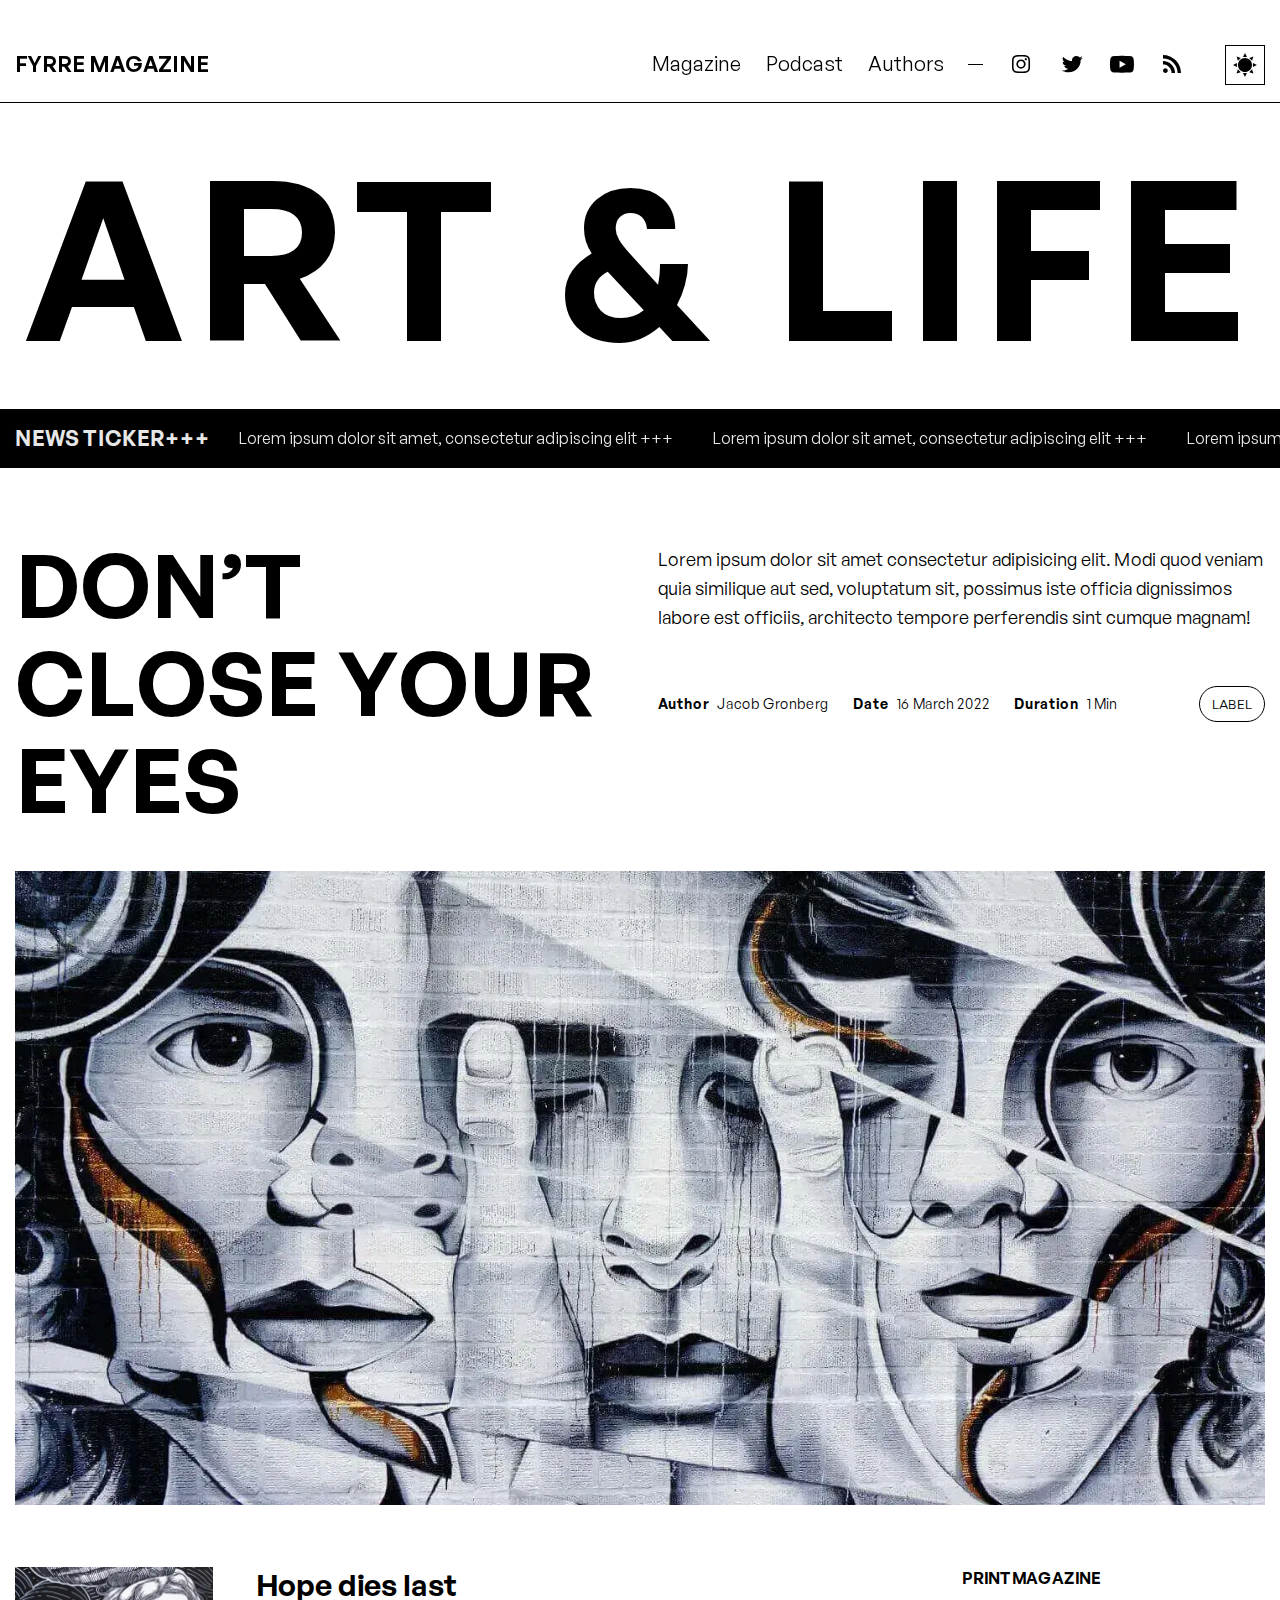
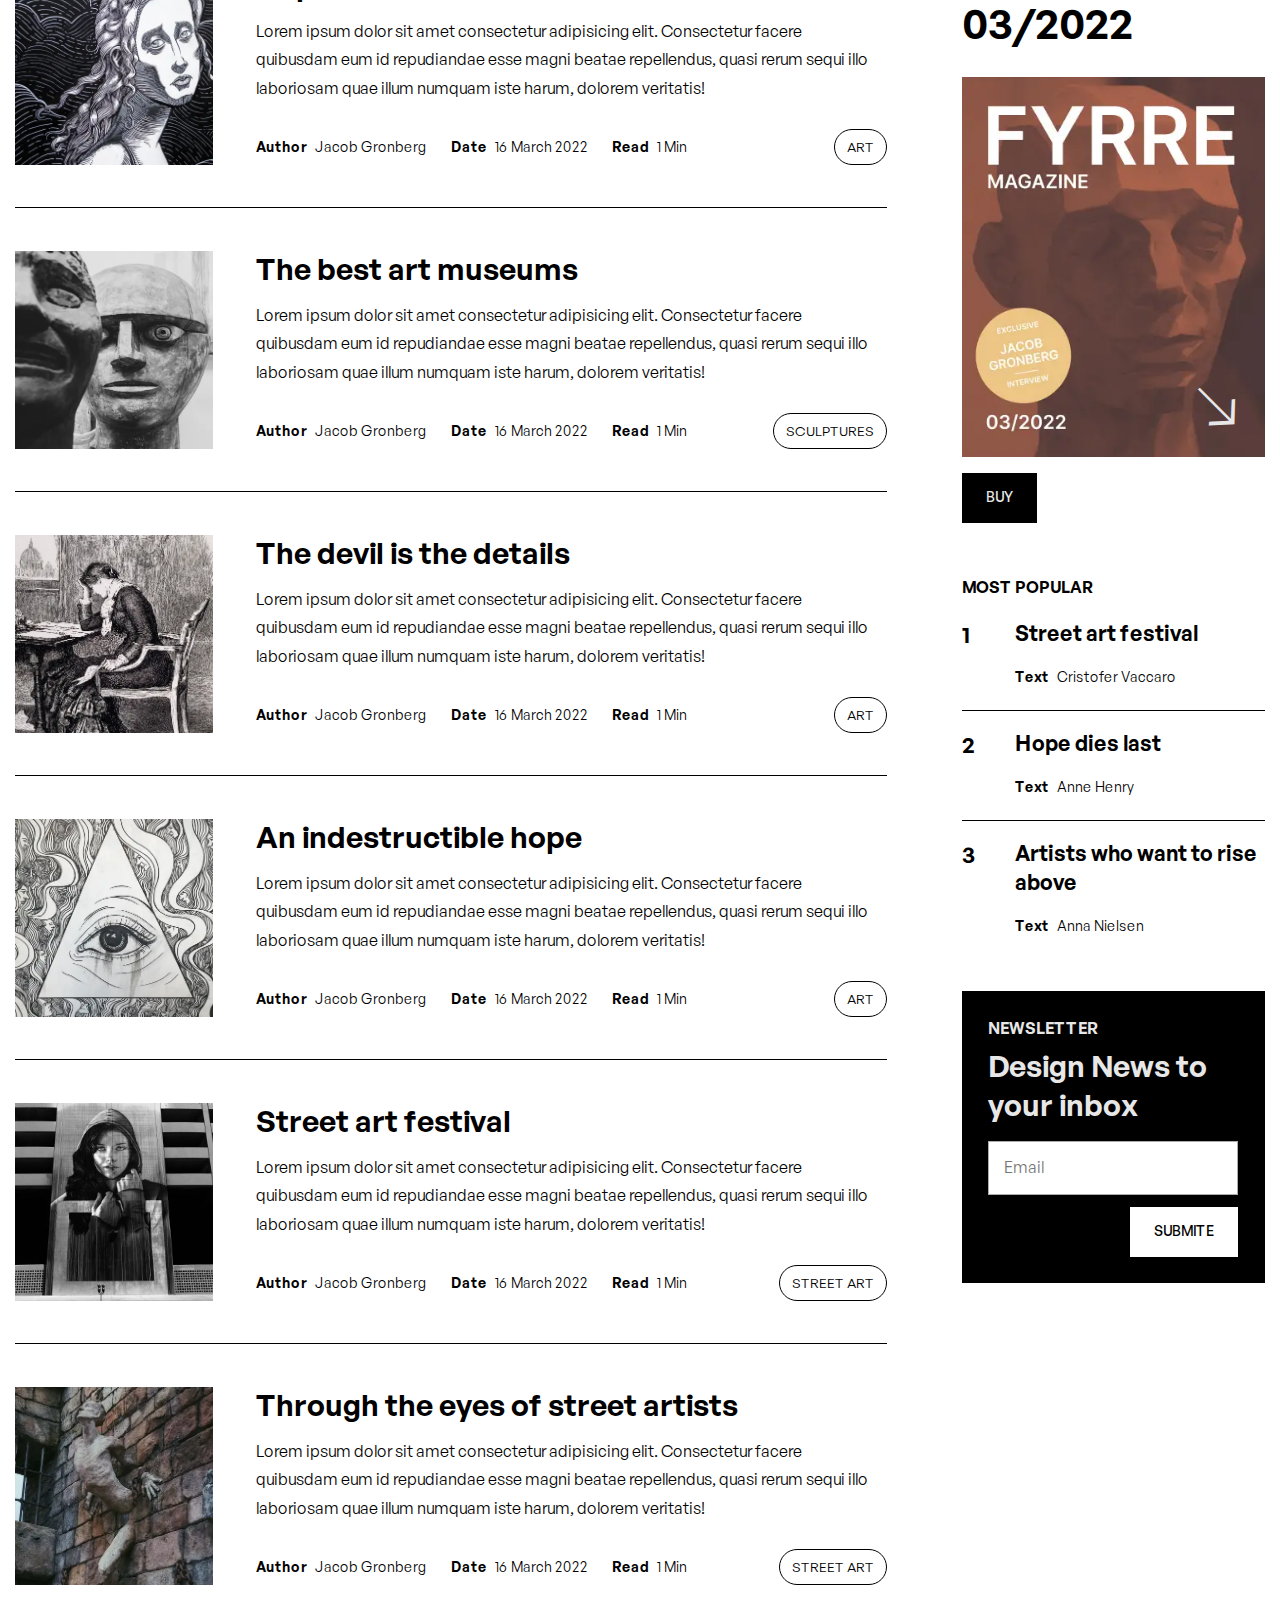
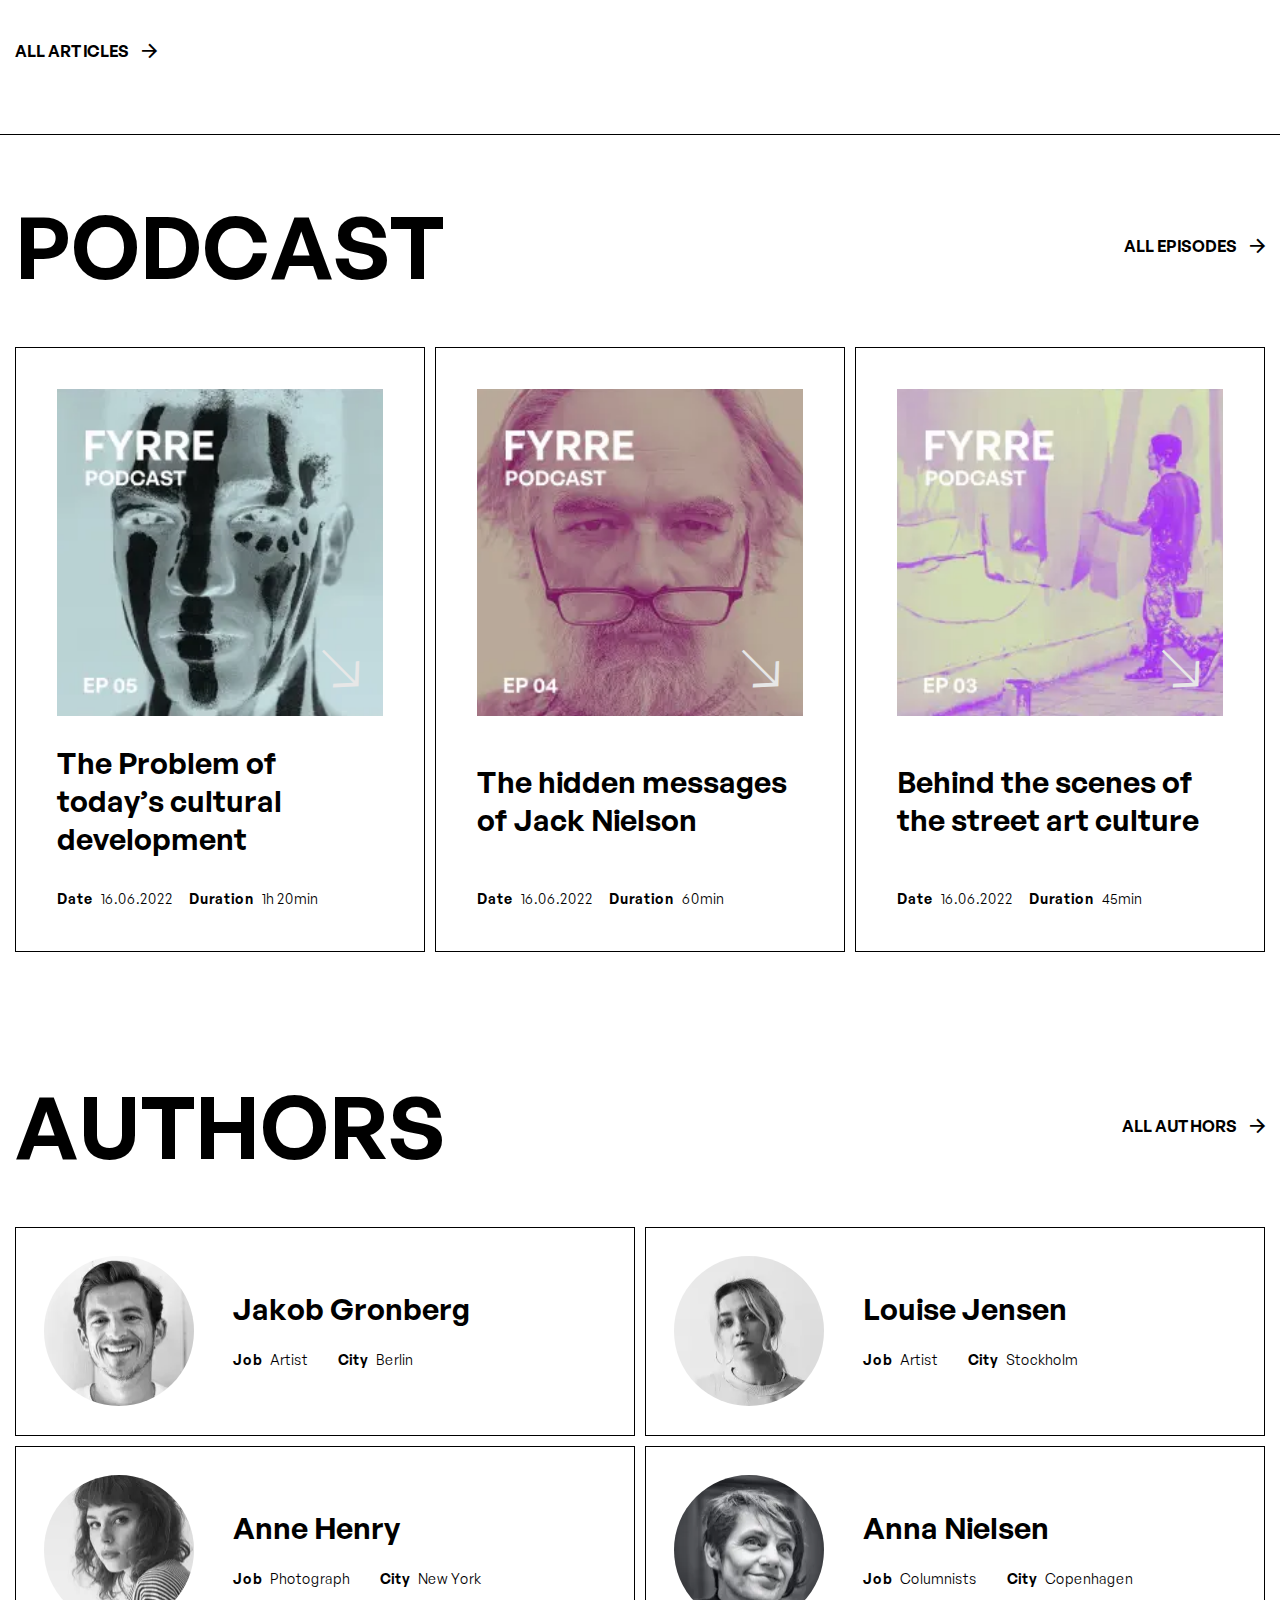
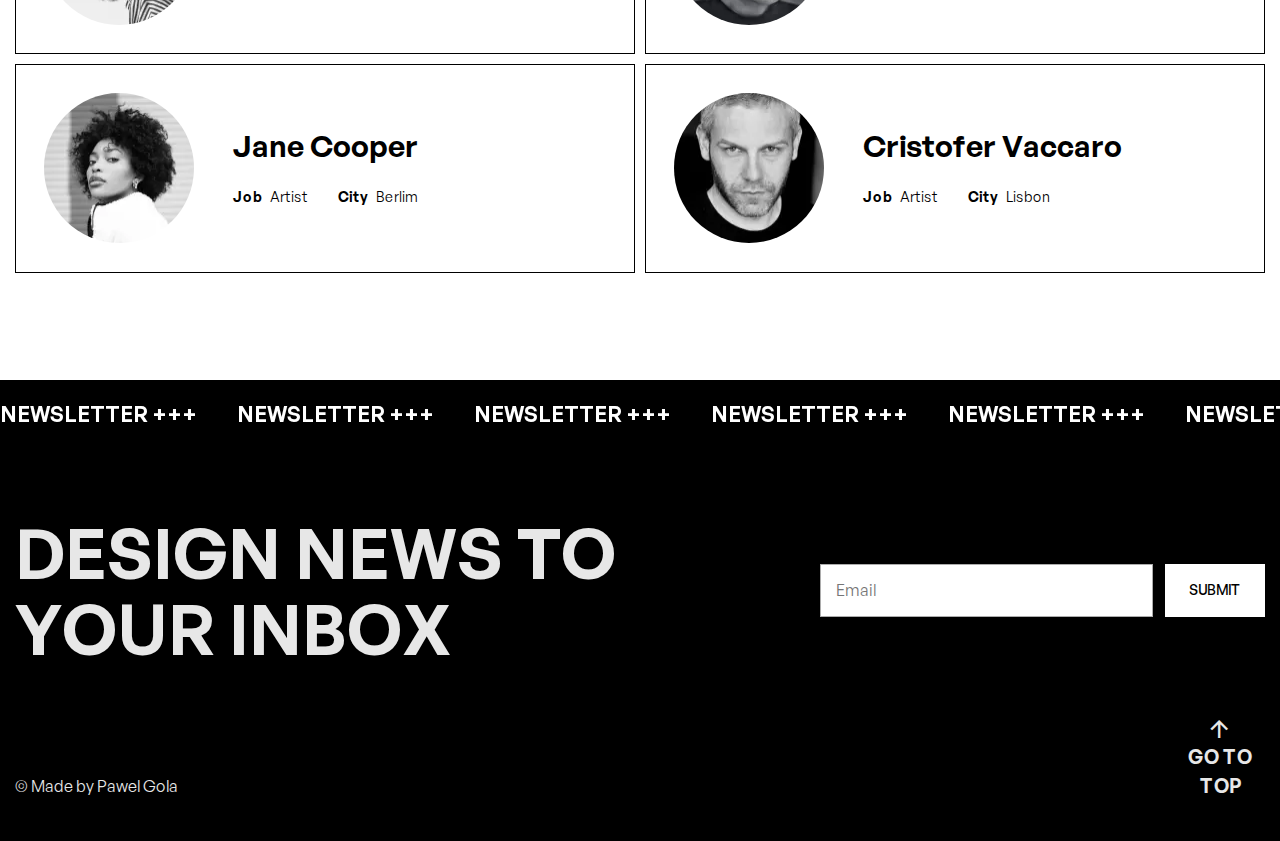
<file: index.html>
<!DOCTYPE html>
<html lang="en">

<head>
	<title>Frontpage</title>
	<meta charset="UTF-8">
	<meta name="format-detection" content="telephone=no">
	<!-- <style>body{opacity: 0;}</style> -->
	<link rel="stylesheet" href="css/style.min.css?_v=20230523222009">
	<link rel="shortcut icon" href="favicon.ico">
	<!-- <meta name="robots" content="noindex, nofollow"> -->
	<meta name="viewport" content="width=device-width, initial-scale=1.0">
</head>

<body>
	<div class="wrapper">
		<header class="header">
			<div class="header__container">
				<a href="index.html" class="header__logo">Fyrre magazine</a>
				<div class="header__menu menu">
					<nav class="menu__body">
						<ul class="menu__list">
							<li class="menu__item">
								<a href="magazine.html" class="menu__link">
									Magazine
								</a>
							</li>
							<li class="menu__item">
								<a href="podcast.html" class="menu__link">
									Podcast
								</a>
							</li>
							<li class="menu__item">
								<a href="authors.html" class="menu__link">
									Authors
								</a>
							</li>
						</ul>
						<span class="menu__divider"></span>
						<ul class="menu__social social">
							<li class="social__item">
								<a href="#" class="social__link _icon-instagram" aria-label="Our Instagram account"></a>
							</li>
							<li class="social__item">
								<a href="#" class="social__link _icon-twitter" aria-label="Our Twitter account"></a>
							</li>
							<li class="social__item">
								<a href="#" class="social__link _icon-youtube" aria-label="Our YouTube channel"></a>
							</li>
							<li class="social__item">
								<a href="#" class="social__link _icon-rss" aria-label="RSS"></a>
							</li>
						</ul>
					</nav>
				</div>
				<div class="header__actions">
					<button type="button" class="header__color-theme color-theme" aria-label="Change the color theme of the site"></button>
					<button type="button" class="menu__icon icon-menu" aria-label="Open the menu"><span></span></button>
				</div>
			</div>
		</header>
		<main class="page">
			<section class="page__hero hero">
				<div class="hero__container">
					<div class="hero__top">
						<h1 class="hero__title title">Art & life</h1>
						<div class="hero__news news">
							<div class="news__line">
								<div class="news__title">News Ticker+++</div>
								<div class="news__slider swiper">
									<div class="news__wrapper swiper-wrapper">
										<div class="news__slide swiper-slide">
											<div class="news__text">Lorem ipsum dolor sit amet, consectetur adipiscing elit +++
											</div>
										</div>
										<div class="news__slide swiper-slide">
											<div class="news__text">Lorem ipsum dolor sit amet, consectetur adipiscing elit +++
											</div>
										</div>
										<div class="news__slide swiper-slide">
											<div class="news__text">Lorem ipsum dolor sit amet, consectetur adipiscing elit +++
											</div>
										</div>
										<div class="news__slide swiper-slide">
											<div class="news__text">Lorem ipsum dolor sit amet, consectetur adipiscing elit +++
											</div>
										</div>
										<div class="news__slide swiper-slide">
											<div class="news__text">Lorem ipsum dolor sit amet, consectetur adipiscing elit +++
											</div>
										</div>
										<div class="news__slide swiper-slide">
											<div class="news__text">Lorem ipsum dolor sit amet, consectetur adipiscing elit +++
											</div>
										</div>
									</div>
								</div>
							</div>
						</div>
					</div>
					<div class="hero__body">
						<article class="hero__article-lead lead-article">
							<div class="lead-article__content">
								<h2 class="lead-article__title">
									<a href="article.html" class="lead-article__title-link">Don’t close your eyes</a>
								</h2>
								<div class="lead-article__body">
									<div class="lead-article__text">
										<p>
											Lorem ipsum dolor sit amet consectetur adipisicing elit. Modi quod veniam quia
											similique aut sed, voluptatum sit, possimus iste officia dignissimos labore est
											officiis, architecto tempore perferendis sint cumque magnam!
										</p>
									</div>
									<div class="lead-article__info info-article">
										<div class="info-article__info-main">
											<div class="info-article__author">
												<span>Author</span> Jacob Gronberg
											</div>
											<div class="info-article__date">
												<span>Date</span> 16 March 2022
											</div>
											<div class="info-article__duration">
												<span>Duration</span> 1 Min
											</div>
										</div>
										<div class="info-article__category category">Label</div>
									</div>
								</div>
							</div>
							<div class="lead-article__image">
								<picture><source srcset="img/frontpage/hero/main-image.webp" type="image/webp"><img src="img/frontpage/hero/main-image.jpg" alt="Cover of the article"></picture>
							</div>
						</article>
					</div>
				</div>
			</section>
			<div class="page__articles articles">
				<div class="articles__container">
					<div class="articles__content">
						<div class="articles__items">
							<article class="articles__item item-article">
								<a href="article.html" class="item-article__image-ibg" aria-label="Image link to article">
									<picture><source srcset="img/magazine/article-1.webp" type="image/webp"><img src="img/magazine/article-1.jpg" alt="Cover of the article"></picture>
								</a>
								<div class="item-article__body">
									<h3 class="item-article__title">
										<a href="article.html" class="item-article__title-link title-link">Hope dies last</a>
									</h3>
									<div class="item-article__text">
										<p>
											Lorem ipsum dolor sit amet consectetur adipisicing elit. Consectetur facere quibusdam
											eum id repudiandae esse magni beatae repellendus, quasi rerum sequi illo laboriosam
											quae illum numquam iste harum, dolorem veritatis!
										</p>
									</div>
									<div class="item-article__info info-article">
										<div class="info-article__info-main">
											<div class="info-article__author">
												<span>Author</span> Jacob Gronberg
											</div>
											<div class="info-article__date">
												<span>Date</span> 16 March 2022
											</div>
											<div class="info-article__duration">
												<span>Read</span> 1 Min
											</div>
										</div>
										<div class="info-article__category category">Art</div>
									</div>
								</div>

							</article>
							<article class="articles__item item-article">
								<a href="article.html" class="item-article__image-ibg" aria-label="Image link to article">
									<picture><source srcset="img/magazine/article-3.webp" type="image/webp"><img src="img/magazine/article-3.jpg" alt="Cover of the article"></picture>
								</a>
								<div class="item-article__body">
									<h3 class="item-article__title">
										<a href="article.html" class="item-article__title-link title-link">The best art
											museums</a>
									</h3>
									<div class="item-article__text">
										<p>
											Lorem ipsum dolor sit amet consectetur adipisicing elit. Consectetur facere quibusdam
											eum id repudiandae esse magni beatae repellendus, quasi rerum sequi illo laboriosam
											quae illum numquam iste harum, dolorem veritatis!
										</p>
									</div>
									<div class="item-article__info info-article">
										<div class="info-article__info-main">
											<div class="info-article__author">
												<span>Author</span> Jacob Gronberg
											</div>
											<div class="info-article__date">
												<span>Date</span> 16 March 2022
											</div>
											<div class="info-article__duration">
												<span>Read</span> 1 Min
											</div>
										</div>
										<div class="info-article__category category">Sculptures</div>
									</div>
								</div>

							</article>
							<article class="articles__item item-article">
								<a href="article.html" class="item-article__image-ibg" aria-label="Image link to article">
									<picture><source srcset="img/magazine/article-4.webp" type="image/webp"><img src="img/magazine/article-4.jpg" alt="Cover of the article"></picture>
								</a>
								<div class="item-article__body">
									<h3 class="item-article__title">
										<a href="article.html" class="item-article__title-link title-link">The devil is the
											details</a>
									</h3>
									<div class="item-article__text">
										<p>
											Lorem ipsum dolor sit amet consectetur adipisicing elit. Consectetur facere quibusdam
											eum id repudiandae esse magni beatae repellendus, quasi rerum sequi illo laboriosam
											quae illum numquam iste harum, dolorem veritatis!
										</p>
									</div>
									<div class="item-article__info info-article">
										<div class="info-article__info-main">
											<div class="info-article__author">
												<span>Author</span> Jacob Gronberg
											</div>
											<div class="info-article__date">
												<span>Date</span> 16 March 2022
											</div>
											<div class="info-article__duration">
												<span>Read</span> 1 Min
											</div>
										</div>
										<div class="info-article__category category">Art</div>
									</div>
								</div>
							</article>
							<article class="articles__item item-article">
								<a href="article.html" class="item-article__image-ibg" aria-label="Image link to article">
									<picture><source srcset="img/magazine/article-5.webp" type="image/webp"><img src="img/magazine/article-5.jpg" alt="Cover of the article"></picture>
								</a>
								<div class="item-article__body">
									<h3 class="item-article__title">
										<a href="article.html" class="item-article__title-link title-link">An inde­struc­tible
											hope</a>
									</h3>
									<div class="item-article__text">
										<p>
											Lorem ipsum dolor sit amet consectetur adipisicing elit. Consectetur facere quibusdam
											eum id repudiandae esse magni beatae repellendus, quasi rerum sequi illo laboriosam
											quae illum numquam iste harum, dolorem veritatis!
										</p>
									</div>
									<div class="item-article__info info-article">
										<div class="info-article__info-main">
											<div class="info-article__author">
												<span>Author</span> Jacob Gronberg
											</div>
											<div class="info-article__date">
												<span>Date</span> 16 March 2022
											</div>
											<div class="info-article__duration">
												<span>Read</span> 1 Min
											</div>
										</div>
										<div class="info-article__category category">Art</div>
									</div>
								</div>

							</article>
							<article class="articles__item item-article">
								<a href="article.html" class="item-article__image-ibg" aria-label="Image link to article">
									<picture><source srcset="img/magazine/article-6.webp" type="image/webp"><img src="img/magazine/article-6.jpg" alt="Cover of the article"></picture>
								</a>
								<div class="item-article__body">
									<h3 class="item-article__title">
										<a href="article.html" class="item-article__title-link title-link">Street art festival</a>
									</h3>
									<div class="item-article__text">
										<p>
											Lorem ipsum dolor sit amet consectetur adipisicing elit. Consectetur facere quibusdam
											eum id repudiandae esse magni beatae repellendus, quasi rerum sequi illo laboriosam
											quae illum numquam iste harum, dolorem veritatis!
										</p>
									</div>
									<div class="item-article__info info-article">
										<div class="info-article__info-main">
											<div class="info-article__author">
												<span>Author</span> Jacob Gronberg
											</div>
											<div class="info-article__date">
												<span>Date</span> 16 March 2022
											</div>
											<div class="info-article__duration">
												<span>Read</span> 1 Min
											</div>
										</div>
										<div class="info-article__category category">street Art</div>
									</div>
								</div>
							</article>
							<article class="articles__item item-article">
								<a href="article.html" class="item-article__image-ibg" aria-label="Image link to article">
									<picture><source srcset="img/magazine/article-7.webp" type="image/webp"><img src="img/magazine/article-7.jpg" alt="Cover of the article"></picture>
								</a>
								<div class="item-article__body">
									<h3 class="item-article__title">
										<a href="article.html" class="item-article__title-link title-link">Through the eyes of
											street
											artists</a>
									</h3>
									<div class="item-article__text">
										<p>
											Lorem ipsum dolor sit amet consectetur adipisicing elit. Consectetur facere quibusdam
											eum id repudiandae esse magni beatae repellendus, quasi rerum sequi illo laboriosam
											quae illum numquam iste harum, dolorem veritatis!
										</p>
									</div>
									<div class="item-article__info info-article">
										<div class="info-article__info-main">
											<div class="info-article__author">
												<span>Author</span> Jacob Gronberg
											</div>
											<div class="info-article__date">
												<span>Date</span> 16 March 2022
											</div>
											<div class="info-article__duration">
												<span>Read</span> 1 Min
											</div>
										</div>
										<div class="info-article__category category">street Art</div>
									</div>
								</div>
							</article>
						</div>
						<a href="magazine.html" class="articles__link link _icon-arrow-small">All articles</a>
					</div>
					<aside class="articles__sidebar sidebar">
						<div class="sidebar__magazine magazine-sidebar">
							<div class="magazine-sidebar__label label">Printmagazine</div>
							<div class="magazine-sidebar__date">03/2022</div>
							<div class="magazine-sidebar__cover">
								<picture><source srcset="img/magazine/cover-magazine.webp" type="image/webp"><img class="magazine-sidebar__image" src="img/magazine/cover-magazine.jpg" alt="Cover of the magazine"></picture>
								<a href="#" class="magazine-sidebar__link cover-link _icon-arrow-link" aria-label="Link to magazine"></a>
							</div>
							<button type="button" class="magazine-sidebar__button button">Buy</button>
						</div>
						<div class="sidebar__popular popular-sidebar">
							<div class="popular-sidebar__label label">Most popular</div>
							<ol class="popular-sidebar__list list-popular">
								<li class="list-popular__item">
									<h3 class="list-popular__title">
										<a href="article.html" class="list-popular__title-link">
											Street art festival
										</a>
									</h3>
									<div class="list-popular__author">
										<span>Text</span> Cristofer Vaccaro
									</div>
								</li>
								<li class="list-popular__item">
									<h3 class="list-popular__title">
										<a href="article.html" class="list-popular__title-link">
											Hope dies last
										</a>
									</h3>
									<div class="list-popular__author">
										<span>Text</span> Anne Henry
									</div>
								</li>
								<li class="list-popular__item">
									<h3 class="list-popular__title">
										<a href="article.html" class="list-popular__title-link">
											Artists who want to rise above
										</a>
									</h3>
									<div class="list-popular__author">
										<span>Text</span> Anna Nielsen
									</div>
								</li>
							</ol>
						</div>
						<div class="sidebar__newsletter newsletter-sidebar">
							<div class="newsletter-sidebar__label label">Newsletter</div>
							<div class="newsletter-sidebar__title">Design News to your inbox</div>
							<form data-dev data-popup-message="#newsletter-popup" action="#" class="sidebar__form form-newsletter">
								<input data-required="email" autocomplete="off" type="text" name="form[]" placeholder="Email" class="form-newsletter__input input">
								<button type="submit" class="form-newsletter__button button">Submite</button>
							</form>
						</div>
					</aside>
				</div>
			</div>
			<section class="page__podcast podcast">
				<div class="podcast__container">
					<div class="podcast__header header-block">
						<h2 class="header-block__title">Podcast</h2>
						<a href="podcast.html" class="header-block__link link _icon-arrow-small">All episodes</a>
					</div>
					<div class="podcast__items">
						<article class="podcast__item item-podcast item-podcast_vertical">
							<div class="item-podcast__image-ibg">
								<picture><source srcset="img/frontpage/podcast/podcast-5.webp" type="image/webp"><img src="img/frontpage/podcast/podcast-5.jpg" alt="Episode 5 of the podcast"></picture>
								<a href="episode.html" class="item-podcast__cover-link cover-link _icon-arrow-link" aria-label="Link to podcast episode"></a>
							</div>
							<h3 class="item-podcast__title">
								<a href="episode.html" class="item-podcast__title-link title-link">The Problem of today’s
									cultural
									development</a>
							</h3>
							<div class="item-podcast__info">
								<div class="item-podcast__date">
									<span>Date</span> 16.06.2022
								</div>
								<div class="item-podcast__duration">
									<span>Duration</span> 1h 20min
								</div>
							</div>
						</article>
						<article class="podcast__item item-podcast item-podcast_vertical">
							<div class="item-podcast__image-ibg">
								<picture><source srcset="img/frontpage/podcast/podcast-4.webp" type="image/webp"><img src="img/frontpage/podcast/podcast-4.jpg" alt="Episode 4 of the podcast"></picture>
								<a href="episode.html" class="item-podcast__cover-link cover-link _icon-arrow-link" aria-label="Link to podcast episode"></a>
							</div>
							<h3 class="item-podcast__title">
								<a href="episode.html" class="item-podcast__title-link title-link">The hidden messages of Jack
									Nielson</a>
							</h3>
							<div class="item-podcast__info">
								<div class="item-podcast__date">
									<span>Date</span> 16.06.2022
								</div>
								<div class="item-podcast__duration">
									<span>Duration</span> 60min
								</div>
							</div>
						</article>
						<article class="podcast__item item-podcast item-podcast_vertical">
							<div class="item-podcast__image-ibg">
								<picture><source srcset="img/frontpage/podcast/podcast-3.webp" type="image/webp"><img src="img/frontpage/podcast/podcast-3.jpg" alt="Episode 3 of the podcast"></picture>
								<a href="episode.html" class="item-podcast__cover-link cover-link _icon-arrow-link" aria-label="Link to podcast episode"></a>
							</div>
							<h3 class="item-podcast__title">
								<a href="episode.html" class="item-podcast__title-link title-link">Behind the scenes of the
									street art
									culture</a>
							</h3>
							<div class="item-podcast__info">
								<div class="item-podcast__date">
									<span>Date</span> 16.06.2022
								</div>
								<div class="item-podcast__duration">
									<span>Duration</span> 45min
								</div>
							</div>
						</article>
					</div>
				</div>
			</section>
			<section class="page__authors authors">
				<div class="authors__container">
					<div class="authors__header header-block">
						<h2 class="header-block__title">Authors</h2>
						<a href="authors.html" class="header-block__link link _icon-arrow-small">All authors</a>
					</div>
					<div class="authors__slider swiper">
						<div class="authors__wrapper swiper-wrapper">
							<div class="authors__slide swiper-slide">
								<div class="authors__item item-author">
									<a href="author.html" class="item-author__image" aria-label="Image link to the author's page">
										<picture><source srcset="img/frontpage/authors/jacob-gronberg.webp" type="image/webp"><img src="img/frontpage/authors/jacob-gronberg.jpg" alt="Jacob Gronberg"></picture>
									</a>
									<div class="item-author__body">
										<h3 class="item-author__title">
											<a href="author.html" class="item-author__title-link title-link">Jakob Gronberg</a>
										</h3>
										<div class="item-author__info">
											<div class="item-author__job"><span>Job</span>Artist</div>
											<div class="item-author__city"><span>City</span>Berlin</div>
										</div>
									</div>
								</div>
							</div>
							<div class="authors__slide swiper-slide">
								<div class="authors__item item-author">
									<a href="author.html" class="item-author__image" aria-label="Image link to the author's page">
										<picture><source srcset="img/frontpage/authors/louise-jensen.webp" type="image/webp"><img src="img/frontpage/authors/louise-jensen.jpg" alt="Louise Jensen"></picture>
									</a>
									<div class="item-author__body">
										<h3 class="item-author__title">
											<a href="author.html" class="item-author__title-link title-link">Louise Jensen</a>
										</h3>
										<div class="item-author__info">
											<div class="item-author__job"><span>Job</span>Artist</div>
											<div class="item-author__city"><span>City</span>Stockholm</div>
										</div>
									</div>
								</div>
							</div>
							<div class="authors__slide swiper-slide">
								<div class="authors__item item-author">
									<a href="author.html" class="item-author__image" aria-label="Image link to the author's page">
										<picture><source srcset="img/frontpage/authors/anne-henry.webp" type="image/webp"><img src="img/frontpage/authors/anne-henry.jpg" alt="Anne Henry"></picture>
									</a>
									<div class="item-author__body">
										<h3 class="item-author__title">
											<a href="author.html" class="item-author__title-link title-link">Anne Henry</a>
										</h3>
										<div class="item-author__info">
											<div class="item-author__job"><span>Job</span>Photograph</div>
											<div class="item-author__city"><span>City</span>New York</div>
										</div>
									</div>
								</div>
							</div>
							<div class="authors__slide swiper-slide">
								<div class="authors__item item-author">
									<a href="author.html" class="item-author__image" aria-label="Image link to the author's page">
										<picture><source srcset="img/frontpage/authors/anna-nielsen.webp" type="image/webp"><img src="img/frontpage/authors/anna-nielsen.jpg" alt="Anna Nielsen"></picture>
									</a>
									<div class="item-author__body">
										<h3 class="item-author__title">
											<a href="author.html" class="item-author__title-link title-link">Anna Nielsen</a>
										</h3>
										<div class="item-author__info">
											<div class="item-author__job"><span>Job</span>Columnists</div>
											<div class="item-author__city"><span>City</span>Copenhagen</div>
										</div>
									</div>
								</div>
							</div>
							<div class="authors__slide swiper-slide">
								<div class="authors__item item-author">
									<a href="author.html" class="item-author__image" aria-label="Image link to the author's page">
										<picture><source srcset="img/frontpage/authors/jane-cooper.webp" type="image/webp"><img src="img/frontpage/authors/jane-cooper.jpg" alt="Jane Cooper"></picture>
									</a>
									<div class="item-author__body">
										<h3 class="item-author__title">
											<a href="author.html" class="item-author__title-link title-link">Jane Cooper</a>
										</h3>
										<div class="item-author__info">
											<div class="item-author__job"><span>Job</span>Artist</div>
											<div class="item-author__city"><span>City</span>Berlim</div>
										</div>
									</div>
								</div>
							</div>
							<div class="authors__slide swiper-slide">
								<div class="authors__item item-author">
									<a href="author.html" class="item-author__image" aria-label="Image link to the author's page">
										<picture><source srcset="img/frontpage/authors/cristofer-vaccaro.webp" type="image/webp"><img src="img/frontpage/authors/cristofer-vaccaro.jpg" alt="Cristofer Vaccaro"></picture>
									</a>
									<div class="item-author__body">
										<h3 class="item-author__title">
											<a href="author.html" class="item-author__title-link title-link">Cristofer Vaccaro</a>
										</h3>
										<div class="item-author__info">
											<div class="item-author__job"><span>Job</span>Artist</div>
											<div class="item-author__city"><span>City</span>Lisbon</div>
										</div>
									</div>
								</div>
							</div>
						</div>
						<div class="authors__navigation navigation-slider">
							<button type="button" class="navigation-slider__button authors__button_prev _icon-arrow-small" aria-label="Button for previous slide"></button>
							<button type="button" class="navigation-slider__button authors__button_next _icon-arrow-small" aria-label="Button for next slide"></button>
						</div>
					</div>
				</div>
			</section>
		</main>
		<footer class="footer">
			<div class="footer__news-line news">
				<div class="news__slider swiper">
					<div class="news__wrapper swiper-wrapper">
						<div class="news__slide swiper-slide">
							<div class="news__text">Newsletter +++
							</div>
						</div>
						<div class="news__slide swiper-slide">
							<div class="news__text">Newsletter +++
							</div>
						</div>
						<div class="news__slide swiper-slide">
							<div class="news__text">Newsletter +++
							</div>
						</div>
						<div class="news__slide swiper-slide">
							<div class="news__text">Newsletter +++
							</div>
						</div>
						<div class="news__slide swiper-slide">
							<div class="news__text">Newsletter +++
							</div>
						</div>
						<div class="news__slide swiper-slide">
							<div class="news__text">Newsletter +++
							</div>
						</div>
						<div class="news__slide swiper-slide">
							<div class="news__text">Newsletter +++
							</div>
						</div>
						<div class="news__slide swiper-slide">
							<div class="news__text">Newsletter +++
							</div>
						</div>
						<div class="news__slide swiper-slide">
							<div class="news__text">Newsletter +++
							</div>
						</div>
						<div class="news__slide swiper-slide">
							<div class="news__text">Newsletter +++
							</div>
						</div>
						<div class="news__slide swiper-slide">
							<div class="news__text">Newsletter +++
							</div>
						</div>
						<div class="news__slide swiper-slide">
							<div class="news__text">Newsletter +++
							</div>
						</div>
						<div class="news__slide swiper-slide">
							<div class="news__text">Newsletter +++
							</div>
						</div>
						<div class="news__slide swiper-slide">
							<div class="news__text">Newsletter +++
							</div>
						</div>
						<div class="news__slide swiper-slide">
							<div class="news__text">Newsletter +++
							</div>
						</div>
						<div class="news__slide swiper-slide">
							<div class="news__text">Newsletter +++
							</div>
						</div>
						<div class="news__slide swiper-slide">
							<div class="news__text">Newsletter +++
							</div>
						</div>
						<div class="news__slide swiper-slide">
							<div class="news__text">Newsletter +++
							</div>
						</div>
						<div class="news__slide swiper-slide">
							<div class="news__text">Newsletter +++
							</div>
						</div>
						<div class="news__slide swiper-slide">
							<div class="news__text">Newsletter +++
							</div>
						</div>
					</div>
				</div>
			</div>
			<div class="footer__container">
				<div class="footer__top">
					<div class="footer__newsletter-block newsletter-block">
						<div class="newsletter-block__title">Design News to your inbox</div>
						<div class="newsletter-block__form-block">
							<form data-dev data-popup-message="#newsletter-popup" action="#" class="newsletter-block__form">
								<input data-required="email" autocomplete="off" type="text" name="form[]" placeholder="Email" class="newsletter-block__input input">
								<button type="submit" class="newsletter-block__button button">Submit</button>
							</form>
						</div>
					</div>
				</div>
				<div class="footer__bottom">
					<div class="footer__copy">© Made by Pawel Gola</div>
					<button data-goto-speed="1000" data-goto="main" class="footer__go-top _icon-arrow-small">Go to top</button>
				</div>
			</div>
		</footer>
	</div>
	<div id="newsletter-popup" aria-hidden="true" class="newsletter-popup popup">
		<div class="popup__wrapper">
			<div class="popup__content">
				<div class="newsletter-popup__top">
					<button data-close type="button" class="popup__close newsletter-popup__close">
						<img src="img/frontpage/cross.svg" alt="">
					</button>
				</div>
				<div class="newsletter-popup__body">
					<div class="newsletter-popup__title">
						Thank you for subscribing!
					</div>
					<div class="newsletter-popup__text">
						<p>
							From now on, you’ll be the first to know about our news.
						</p>
					</div>
				</div>
			</div>
		</div>
	</div>
	<!-- Styles for body-->
	<style>
		.lock body {
			overflow: hidden;
			touch-action: none;
			overscroll-behavior: none;
		}

		.loading body {
			opacity: 0;
			visibility: hidden;
		}

		.loaded body {
			transition: opacity 2s ease 0s;
			opacity: 1;
			visibility: visible;
		}
	</style>

	<div id="fls-preloader">

		<!-- Styles for preloader -->
		<style>
			* {
				padding: 0px;
				margin: 0px;
				border: 0px;
			}

			*,
			*:before,
			*:after {
				box-sizing: border-box;
			}

			html {
				overflow: hidden;
				touch-action: none;
				overscroll-behavior: none;
			}

			html.light {
				background-color: #000000;
			}

			html.dark {
				background-color: #ffffff;
			}

			/* main block */
			.fls-preloader {
				pointer-events: none;
				z-index: -1;
				position: fixed;
				width: 100%;
				height: 100%;
				top: 0;
				left: 0;
				display: flex;
				justify-content: center;
				align-items: center;

			}

			/* elements block */
			.fls-preloader__body {
				padding: 3rem;
				max-width: 31.25rem;
				display: flex;
				flex-direction: column;
			}

			.light .fls-preloader__body {
				color: #fff;
				border: .0625rem solid #fff;
			}

			.dark .fls-preloader__body {
				color: #000;
				border: .0625rem solid #000;
			}

			/* counter */
			.fls-preloader__counter {
				font-family: 'GeneralSans';
				font-weight: 500;
				font-size: 7rem;
			}

			/* progress bar */
			.fls-preloader__line {}

			/* line */
			.fls-preloader__line span {
				display: inline-block;
				transition: width 0.2s ease;
				height: 0.3rem;
				border-radius: 0.2rem;
			}

			.light .fls-preloader__line span {
				background-color: #0000ff;
			}

			.dark .fls-preloader__line span {
				background-color: #f916e6;
			}
		</style>
		<!-- Script -->
		<script>
			function preloader() {
				const preloaderImages = document.querySelector('[data-preloader]') ? document.querySelectorAll('[data-preloader] img') : document.querySelectorAll('img');
				const preloaderContainer = document.querySelector('#fls-preloader');
				if (preloaderImages.length) {
					const preloaderTemplate = `
					<div class="fls-preloader">
						<div class="fls-preloader__body">
							<div class="fls-preloader__counter">0%</div>
							<div class="fls-preloader__line"><span></span></div>
						</div>
					</div>`;
					document.querySelector('html').insertAdjacentHTML("beforeend", preloaderTemplate);

					const
						preloader = document.querySelector('.fls-preloader'),
						showPecentLoad = document.querySelector('.fls-preloader__counter'),
						showLineLoad = document.querySelector('.fls-preloader__line span'),
						htmlDocument = document.documentElement;

					let imagesLoadedCount = counter = progress = 0;

					htmlDocument.classList.add('loading');
					htmlDocument.classList.add('lock');

					preloaderImages.forEach(preloaderImage => {
						const imgClone = document.createElement('img');
						if (imgClone) {
							imgClone.onload = imageLoaded;
							imgClone.onerror = imageLoaded;
							preloaderImage.dataset.src ? imgClone.src = preloaderImage.dataset.src : imgClone.src = preloaderImage.src;
						}
					});

					function setValueProgress(progress) {
						showPecentLoad ? showPecentLoad.innerText = `${progress}%` : null;
						showLineLoad ? showLineLoad.style.width = `${progress}%` : null;
					}
					showPecentLoad ? setValueProgress(progress) : null;

					function imageLoaded() {
						imagesLoadedCount++;
						progress = Math.round((100 / preloaderImages.length) * imagesLoadedCount);
						const intervalId = setInterval(() => {
							counter >= progress ? clearInterval(intervalId) : setValueProgress(++counter);
							counter >= 100 ? addLoadedClass() : null;
						}, 10);
					}

					function addLoadedClass() {
						htmlDocument.classList.add('loaded');
						htmlDocument.classList.remove('lock');
						htmlDocument.classList.remove('loading');
						setInterval(() => {
							preloader.remove();
							preloaderContainer.remove();
						}, 500);
					}
				} else {
					preloaderContainer.remove();
				}
			}
			preloader();
		</script>
	</div>
	<script src="js/app.min.js?_v=20230523222009"></script>
</body>

</html>
</file>
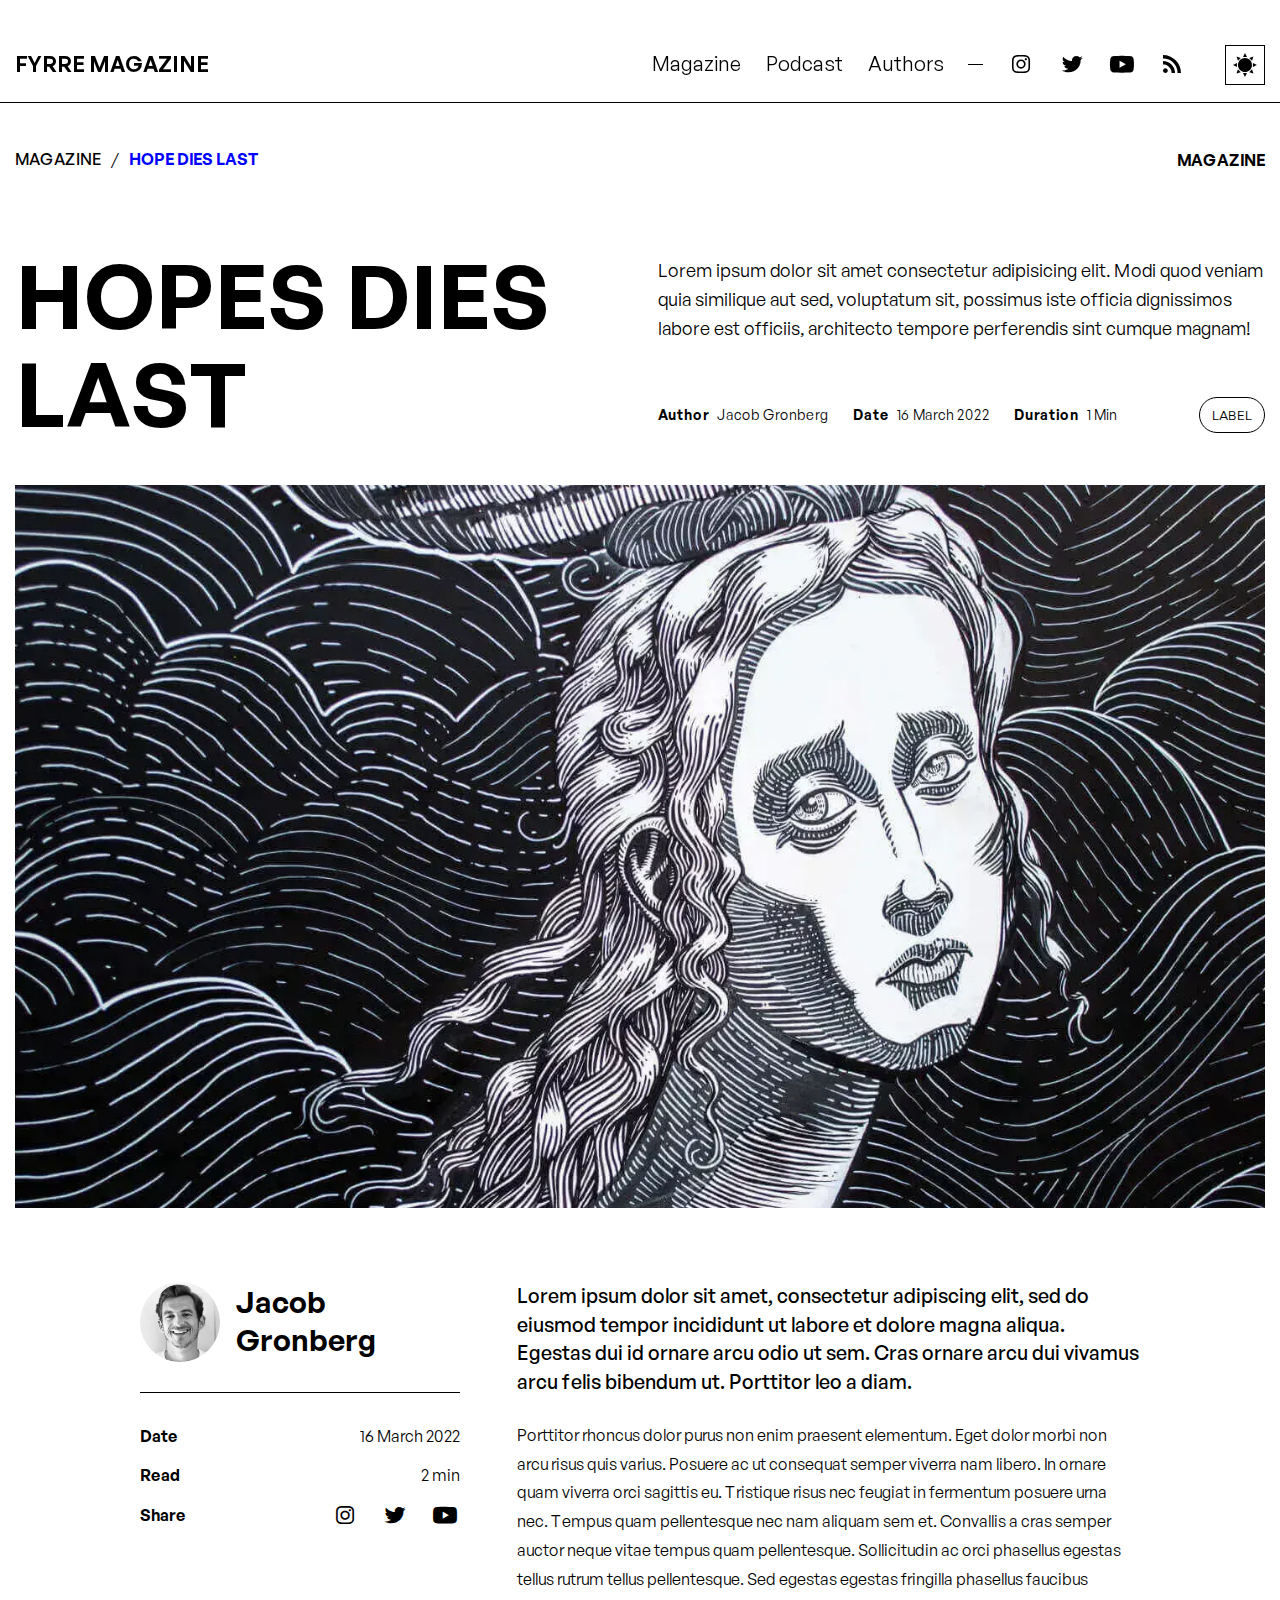
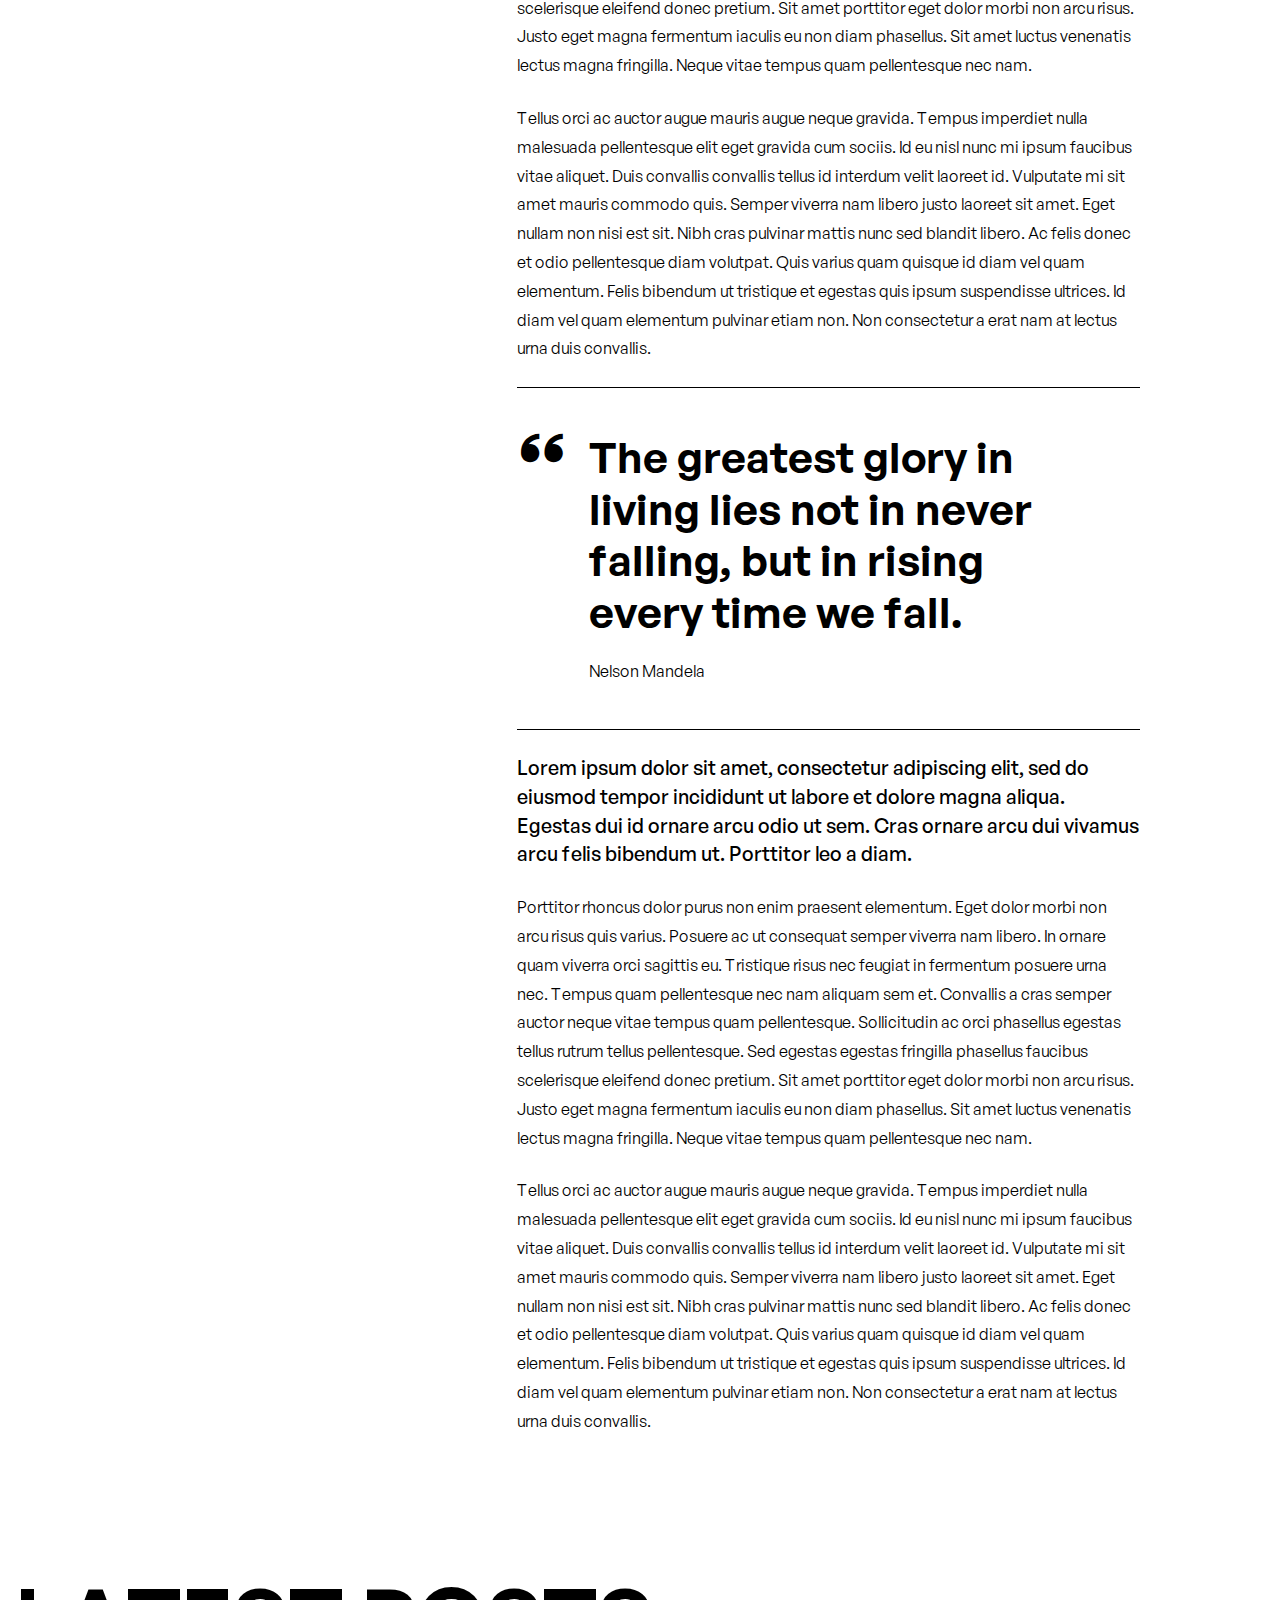
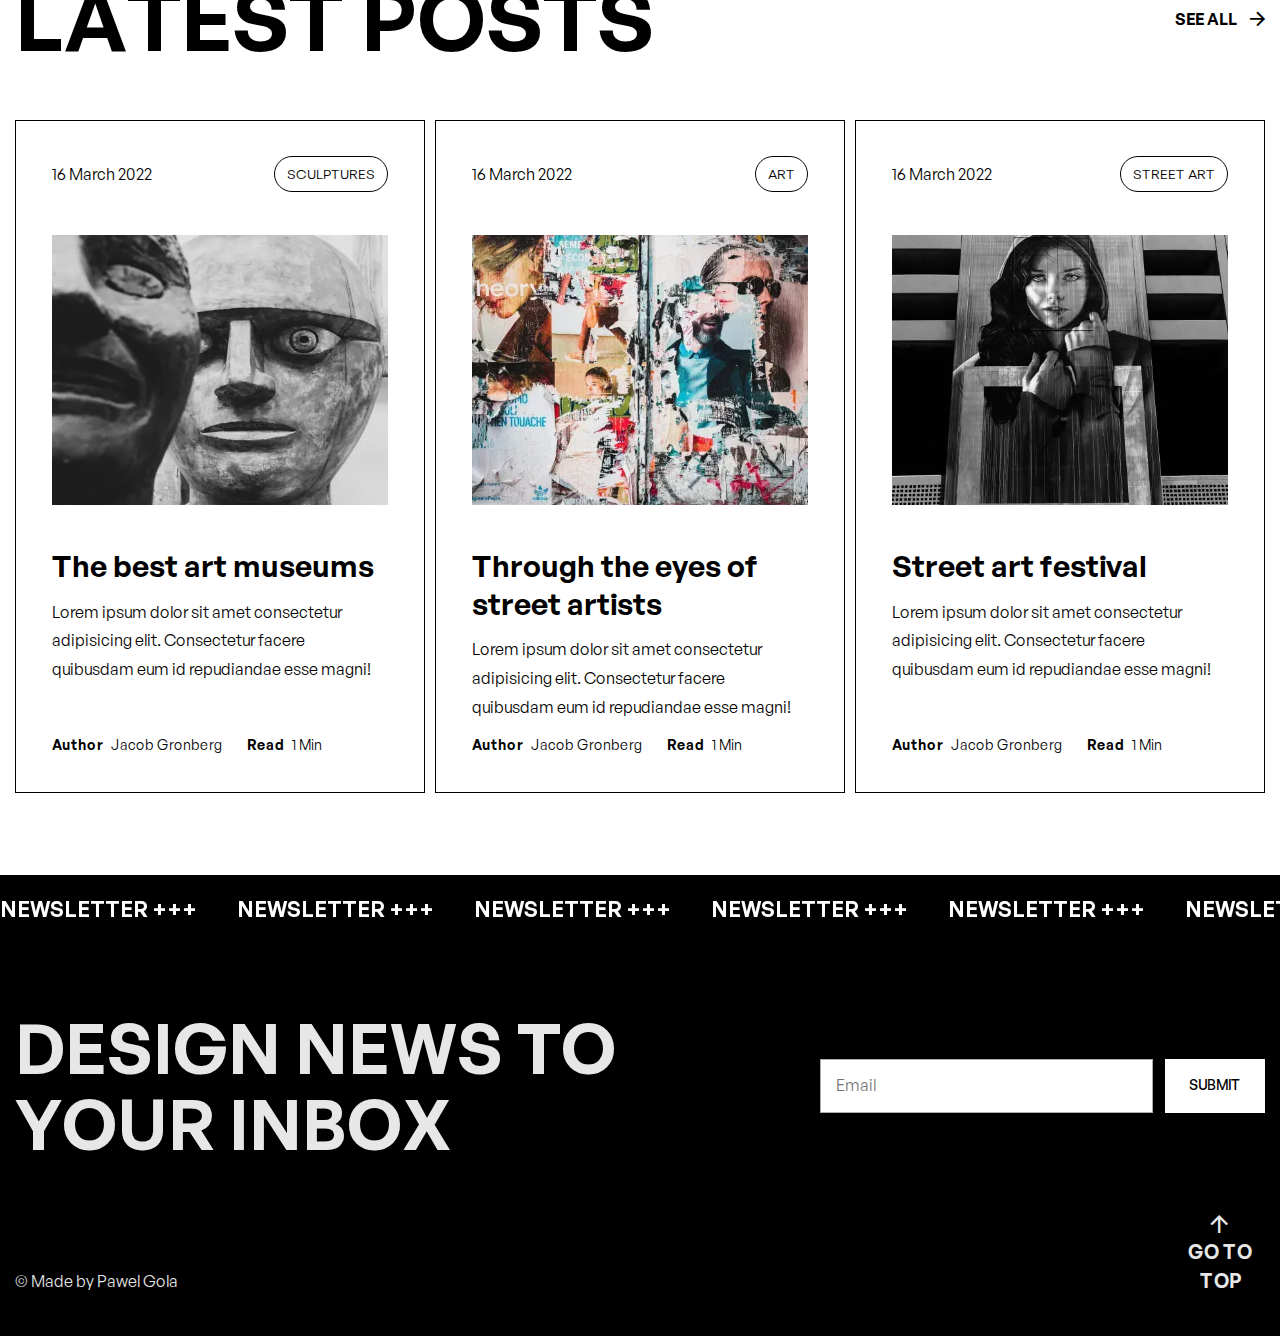
<file: article.html>
<!DOCTYPE html>
<html lang="en">

<head>
	<title>Article</title>
	<meta charset="UTF-8">
	<meta name="format-detection" content="telephone=no">
	<!-- <style>body{opacity: 0;}</style> -->
	<link rel="stylesheet" href="css/style.min.css?_v=20230523222009">
	<link rel="shortcut icon" href="favicon.ico">
	<!-- <meta name="robots" content="noindex, nofollow"> -->
	<meta name="viewport" content="width=device-width, initial-scale=1.0">
</head>

<body>
	<div class="wrapper">
		<header class="header">
			<div class="header__container">
				<a href="index.html" class="header__logo">Fyrre magazine</a>
				<div class="header__menu menu">
					<nav class="menu__body">
						<ul class="menu__list">
							<li class="menu__item">
								<a href="magazine.html" class="menu__link">
									Magazine
								</a>
							</li>
							<li class="menu__item">
								<a href="podcast.html" class="menu__link">
									Podcast
								</a>
							</li>
							<li class="menu__item">
								<a href="authors.html" class="menu__link">
									Authors
								</a>
							</li>
						</ul>
						<span class="menu__divider"></span>
						<ul class="menu__social social">
							<li class="social__item">
								<a href="#" class="social__link _icon-instagram" aria-label="Our Instagram account"></a>
							</li>
							<li class="social__item">
								<a href="#" class="social__link _icon-twitter" aria-label="Our Twitter account"></a>
							</li>
							<li class="social__item">
								<a href="#" class="social__link _icon-youtube" aria-label="Our YouTube channel"></a>
							</li>
							<li class="social__item">
								<a href="#" class="social__link _icon-rss" aria-label="RSS"></a>
							</li>
						</ul>
					</nav>
				</div>
				<div class="header__actions">
					<button type="button" class="header__color-theme color-theme" aria-label="Change the color theme of the site"></button>
					<button type="button" class="menu__icon icon-menu" aria-label="Open the menu"><span></span></button>
				</div>
			</div>
		</header>
		<main class="article">
			<section class="article__hero-article hero-article">
				<div class="hero-article__container">
					<div class="hero-article__top top-article">
						<ul class="top-article__breadcrumbs breadcrumbs">
							<li class="breadcrumbs__item">
								<a href="magazine.html" class="breadcrumbs__link">Magazine</a>
							</li>
							<li class="breadcrumbs__item">
								<span class="breadcrumbs__current">Hope dies last</span>
							</li>
						</ul>
						<div class="top-article__label label">Magazine</div>
					</div>
					<div class="hero-article__intro lead-article">
						<div class="lead-article__content">
							<h1 class="lead-article__title">
								<span class="lead-article__title-link">Hopes dies last</span>
							</h1>
							<div class="lead-article__body">
								<div class="lead-article__text">
									<p>
										Lorem ipsum dolor sit amet consectetur adipisicing elit. Modi quod veniam quia
										similique aut sed, voluptatum sit, possimus iste officia dignissimos labore est
										officiis, architecto tempore perferendis sint cumque magnam!
									</p>
								</div>
								<div class="lead-article__info info-article">
									<div class="info-article__info-main">
										<div class="info-article__author">
											<span>Author</span> Jacob Gronberg
										</div>
										<div class="info-article__date">
											<span>Date</span> 16 March 2022
										</div>
										<div class="info-article__duration">
											<span>Duration</span> 1 Min
										</div>
									</div>
									<div class="info-article__category category">Label</div>
								</div>
							</div>
						</div>
						<div class="lead-article__image">
							<picture><source srcset="img/magazine/article-big.webp" type="image/webp"><img src="img/magazine/article-big.jpg" alt="Cover of the article"></picture>
						</div>
					</div>
					<div class="hero-article__body">
						<aside class="hero-article__sidebar sidebar-article">
							<div class="sidebar-article__author">
								<div class="sidebar-article__image">
									<picture><source srcset="img/frontpage/authors/jacob-gronberg.webp" type="image/webp"><img src="img/frontpage/authors/jacob-gronberg.jpg" alt="Jacob Gronberg"></picture>
								</div>
								<div class="sidebar-article__name">
									<a href="author.html" class="sidebar-article__name-link title-link">Jacob Gronberg</a>
								</div>
							</div>
							<div class="sidebar-article__info info-sidebar">
								<div class="info-sidebar__item">
									<span>Date</span> 16 March 2022
								</div>
								<div class="info-sidebar__item">
									<span>Read</span> 2 min
								</div>
								<div class="info-sidebar__item">
									<span>Share</span>
									<ul class="info-sidebar__social social">
										<li class="social__item">
											<a href="#" class="social__link _icon-instagram"></a>
										</li>
										<li class="social__item">
											<a href="#" class="social__link _icon-twitter"></a>
										</li>
										<li class="social__item">
											<a href="#" class="social__link _icon-youtube"></a>
										</li>
									</ul>
								</div>
						</aside>
						<div class="hero-article__content content-article">
							<p class="content-article__text content-article__text_bold">
								Lorem ipsum dolor sit amet, consectetur adipiscing elit, sed do eiusmod tempor incididunt ut
								labore
								et dolore magna aliqua. Egestas dui id ornare arcu odio ut sem. Cras ornare arcu dui vivamus
								arcu
								felis bibendum ut. Porttitor leo a diam.
							</p>
							<p class="content-article__text">
								Porttitor rhoncus dolor purus non enim praesent elementum. Eget dolor morbi non arcu risus quis
								varius. Posuere ac ut consequat semper viverra nam libero. In ornare quam viverra orci sagittis
								eu.
								Tristique risus nec feugiat in fermentum posuere urna nec. Tempus quam pellentesque nec nam
								aliquam
								sem et. Convallis a cras semper auctor neque vitae tempus quam pellentesque. Sollicitudin ac
								orci
								phasellus egestas tellus rutrum tellus pellentesque. Sed egestas egestas fringilla phasellus
								faucibus scelerisque eleifend donec pretium. Sit amet porttitor eget dolor morbi non arcu risus.
								Justo eget magna fermentum iaculis eu non diam phasellus. Sit amet luctus venenatis lectus magna
								fringilla. Neque vitae tempus quam pellentesque nec nam.
							</p>
							<p class="content-article__text">
								Tellus orci ac auctor augue mauris augue neque gravida. Tempus imperdiet nulla malesuada
								pellentesque elit eget gravida cum sociis. Id eu nisl nunc mi ipsum faucibus vitae aliquet. Duis
								convallis convallis tellus id interdum velit laoreet id. Vulputate mi sit amet mauris commodo
								quis.
								Semper viverra nam libero justo laoreet sit amet. Eget nullam non nisi est sit. Nibh cras
								pulvinar mattis nunc sed blandit libero. Ac felis donec et odio pellentesque diam volutpat. Quis
								varius quam
								quisque id diam vel quam elementum. Felis bibendum ut tristique et egestas quis ipsum
								suspendisse
								ultrices. Id diam vel quam elementum pulvinar etiam non. Non consectetur a erat nam at lectus
								urna
								duis convallis.
							</p>
							<div class="content-article__quote-block">
								<figure class="content-article__quote">
									<blockquote class="content-article__quote-text">
										<p>
											The greatest glory in living lies not in never falling, but in rising every time we
											fall.
										</p>
									</blockquote>
									<figcaption class="content-article__author">Nelson Mandela</figcaption>
								</figure>
							</div>
							<p class="content-article__text content-article__text_bold">
								Lorem ipsum dolor sit amet, consectetur adipiscing elit, sed do eiusmod tempor incididunt ut
								labore
								et dolore magna aliqua. Egestas dui id ornare arcu odio ut sem. Cras ornare arcu dui vivamus
								arcu
								felis bibendum ut. Porttitor leo a diam.
							</p>
							<p class="content-article__text">
								Porttitor rhoncus dolor purus non enim praesent elementum. Eget dolor morbi non arcu risus quis
								varius. Posuere ac ut consequat semper viverra nam libero. In ornare quam viverra orci sagittis
								eu.
								Tristique risus nec feugiat in fermentum posuere urna nec. Tempus quam pellentesque nec nam
								aliquam
								sem et. Convallis a cras semper auctor neque vitae tempus quam pellentesque. Sollicitudin ac
								orci
								phasellus egestas tellus rutrum tellus pellentesque. Sed egestas egestas fringilla phasellus
								faucibus scelerisque eleifend donec pretium. Sit amet porttitor eget dolor morbi non arcu risus.
								Justo eget magna fermentum iaculis eu non diam phasellus. Sit amet luctus venenatis lectus magna
								fringilla. Neque vitae tempus quam pellentesque nec nam.
							</p>
							<p class="content-article__text">
								Tellus orci ac auctor augue mauris augue neque gravida. Tempus imperdiet nulla malesuada
								pellentesque elit eget gravida cum sociis. Id eu nisl nunc mi ipsum faucibus vitae aliquet. Duis
								convallis convallis tellus id interdum velit laoreet id. Vulputate mi sit amet mauris commodo
								quis.
								Semper viverra nam libero justo laoreet sit amet. Eget nullam non nisi est sit. Nibh cras
								pulvinar mattis nunc sed blandit libero. Ac felis donec et odio pellentesque diam volutpat. Quis
								varius quam
								quisque id diam vel quam elementum. Felis bibendum ut tristique et egestas quis ipsum
								suspendisse
								ultrices. Id diam vel quam elementum pulvinar etiam non. Non consectetur a erat nam at lectus
								urna
								duis convallis.
							</p>
						</div>
					</div>
				</div>

			</section>
			<section class="article__latest-posts latest-posts">
				<div class="latest-posts__container">
					<div class="latest-posts__header header-block">
						<h2 class="header-block__title">Latest posts</h2>
						<a href="magazine.html" class="header-block__link link _icon-arrow-small">See all</a>
					</div>
					<div class="latest-posts__slider swiper slider-latest">
						<div class="latest-posts__wrapper swiper-wrapper">
							<article class="latest-posts__slide swiper-slide item-article item-article_vertical">
								<div class="item-article__top">
									<div class="info-article__date">
										<span>Date</span> 16 March 2022
									</div>
									<div class="info-article__category category">Sculptures</div>
								</div>
								<a href="article.html" class="item-article__image-ibg">
									<picture><source srcset="img/magazine/article-3.webp" type="image/webp"><img src="img/magazine/article-3.jpg" alt=""></picture>
								</a>
								<div class="item-article__body">
									<h3 class="item-article__title">
										<a href="article.html" class="item-article__title-link title-link">The best art
											museums</a>
									</h3>
									<div class="item-article__text">
										<p>
											Lorem ipsum dolor sit amet consectetur adipisicing elit. Consectetur facere
											quibusdam
											eum id repudiandae esse magni!
										</p>
									</div>
									<div class="item-article__info info-article">
										<div class="info-article__info-main">
											<div class="info-article__author">
												<span>Author</span> Jacob Gronberg
											</div>
											<div class="info-article__duration">
												<span>Read</span> 1 Min
											</div>
										</div>
									</div>
								</div>
							</article>
							<article class="latest-posts__slide swiper-slide item-article item-article_vertical">
								<div class="item-article__top">
									<div class="info-article__date">
										<span>Date</span> 16 March 2022
									</div>
									<div class="info-article__category category">Art</div>
								</div>
								<a href="article.html" class="item-article__image-ibg">
									<picture><source srcset="img/magazine/article-8.webp" type="image/webp"><img src="img/magazine/article-8.jpg" alt=""></picture>
								</a>
								<div class="item-article__body">
									<h3 class="item-article__title">
										<a href="article.html" class="item-article__title-link title-link">Through the eyes of
											street
											artists</a>
									</h3>
									<div class="item-article__text">
										<p>
											Lorem ipsum dolor sit amet consectetur adipisicing elit. Consectetur facere
											quibusdam
											eum id repudiandae esse magni!
										</p>
									</div>
									<div class="item-article__info info-article">
										<div class="info-article__info-main">
											<div class="info-article__author">
												<span>Author</span> Jacob Gronberg
											</div>
											<div class="info-article__duration">
												<span>Read</span> 1 Min
											</div>
										</div>
									</div>
								</div>
							</article>
							<article class="latest-posts__slide swiper-slide item-article item-article_vertical">
								<div class="item-article__top">
									<div class="info-article__date">
										<span>Date</span> 16 March 2022
									</div>
									<div class="info-article__category category">Street art</div>
								</div>
								<a href="article.html" class="item-article__image-ibg">
									<picture><source srcset="img/magazine/article-6.webp" type="image/webp"><img src="img/magazine/article-6.jpg" alt=""></picture>
								</a>
								<div class="item-article__body">
									<h3 class="item-article__title">
										<a href="article.html" class="item-article__title-link title-link">Street art festival</a>
									</h3>
									<div class="item-article__text">
										<p>
											Lorem ipsum dolor sit amet consectetur adipisicing elit. Consectetur facere quibusdam
											eum id repudiandae esse magni!
										</p>
									</div>
									<div class="item-article__info info-article">
										<div class="info-article__info-main">
											<div class="info-article__author">
												<span>Author</span> Jacob Gronberg
											</div>
											<div class="info-article__duration">
												<span>Read</span> 1 Min
											</div>
										</div>
									</div>
								</div>
							</article>
						</div>
						<div class="latest-posts__navigation navigation-slider">
							<button type="button" class="navigation-slider__button navigation-slider__button_prev _icon-arrow-small" aria-label="Button for previous slide"></button>
							<button type="button" class="navigation-slider__button navigation-slider__button_next _icon-arrow-small" aria-label="Button for next slide"></button>
						</div>
					</div>
				</div>
			</section>
		</main>
		<footer class="footer">
			<div class="footer__news-line news">
				<div class="news__slider swiper">
					<div class="news__wrapper swiper-wrapper">
						<div class="news__slide swiper-slide">
							<div class="news__text">Newsletter +++
							</div>
						</div>
						<div class="news__slide swiper-slide">
							<div class="news__text">Newsletter +++
							</div>
						</div>
						<div class="news__slide swiper-slide">
							<div class="news__text">Newsletter +++
							</div>
						</div>
						<div class="news__slide swiper-slide">
							<div class="news__text">Newsletter +++
							</div>
						</div>
						<div class="news__slide swiper-slide">
							<div class="news__text">Newsletter +++
							</div>
						</div>
						<div class="news__slide swiper-slide">
							<div class="news__text">Newsletter +++
							</div>
						</div>
						<div class="news__slide swiper-slide">
							<div class="news__text">Newsletter +++
							</div>
						</div>
						<div class="news__slide swiper-slide">
							<div class="news__text">Newsletter +++
							</div>
						</div>
						<div class="news__slide swiper-slide">
							<div class="news__text">Newsletter +++
							</div>
						</div>
						<div class="news__slide swiper-slide">
							<div class="news__text">Newsletter +++
							</div>
						</div>
						<div class="news__slide swiper-slide">
							<div class="news__text">Newsletter +++
							</div>
						</div>
						<div class="news__slide swiper-slide">
							<div class="news__text">Newsletter +++
							</div>
						</div>
						<div class="news__slide swiper-slide">
							<div class="news__text">Newsletter +++
							</div>
						</div>
						<div class="news__slide swiper-slide">
							<div class="news__text">Newsletter +++
							</div>
						</div>
						<div class="news__slide swiper-slide">
							<div class="news__text">Newsletter +++
							</div>
						</div>
						<div class="news__slide swiper-slide">
							<div class="news__text">Newsletter +++
							</div>
						</div>
						<div class="news__slide swiper-slide">
							<div class="news__text">Newsletter +++
							</div>
						</div>
						<div class="news__slide swiper-slide">
							<div class="news__text">Newsletter +++
							</div>
						</div>
						<div class="news__slide swiper-slide">
							<div class="news__text">Newsletter +++
							</div>
						</div>
						<div class="news__slide swiper-slide">
							<div class="news__text">Newsletter +++
							</div>
						</div>
					</div>
				</div>
			</div>
			<div class="footer__container">
				<div class="footer__top">
					<div class="footer__newsletter-block newsletter-block">
						<div class="newsletter-block__title">Design News to your inbox</div>
						<div class="newsletter-block__form-block">
							<form data-dev data-popup-message="#newsletter-popup" action="#" class="newsletter-block__form">
								<input data-required="email" autocomplete="off" type="text" name="form[]" placeholder="Email" class="newsletter-block__input input">
								<button type="submit" class="newsletter-block__button button">Submit</button>
							</form>
						</div>
					</div>
				</div>
				<div class="footer__bottom">
					<div class="footer__copy">© Made by Pawel Gola</div>
					<button data-goto-speed="1000" data-goto="main" class="footer__go-top _icon-arrow-small">Go to top</button>
				</div>
			</div>
		</footer>
	</div>
	<div id="newsletter-popup" aria-hidden="true" class="newsletter-popup popup">
		<div class="popup__wrapper">
			<div class="popup__content">
				<div class="newsletter-popup__top">
					<button data-close type="button" class="popup__close newsletter-popup__close">
						<img src="img/frontpage/cross.svg" alt="">
					</button>
				</div>
				<div class="newsletter-popup__body">
					<div class="newsletter-popup__title">
						Thank you for subscribing!
					</div>
					<div class="newsletter-popup__text">
						<p>
							From now on, you’ll be the first to know about our news.
						</p>
					</div>
				</div>
			</div>
		</div>
	</div>
	<script src="js/app.min.js?_v=20230523222009"></script>
</body>

</html>
</file>
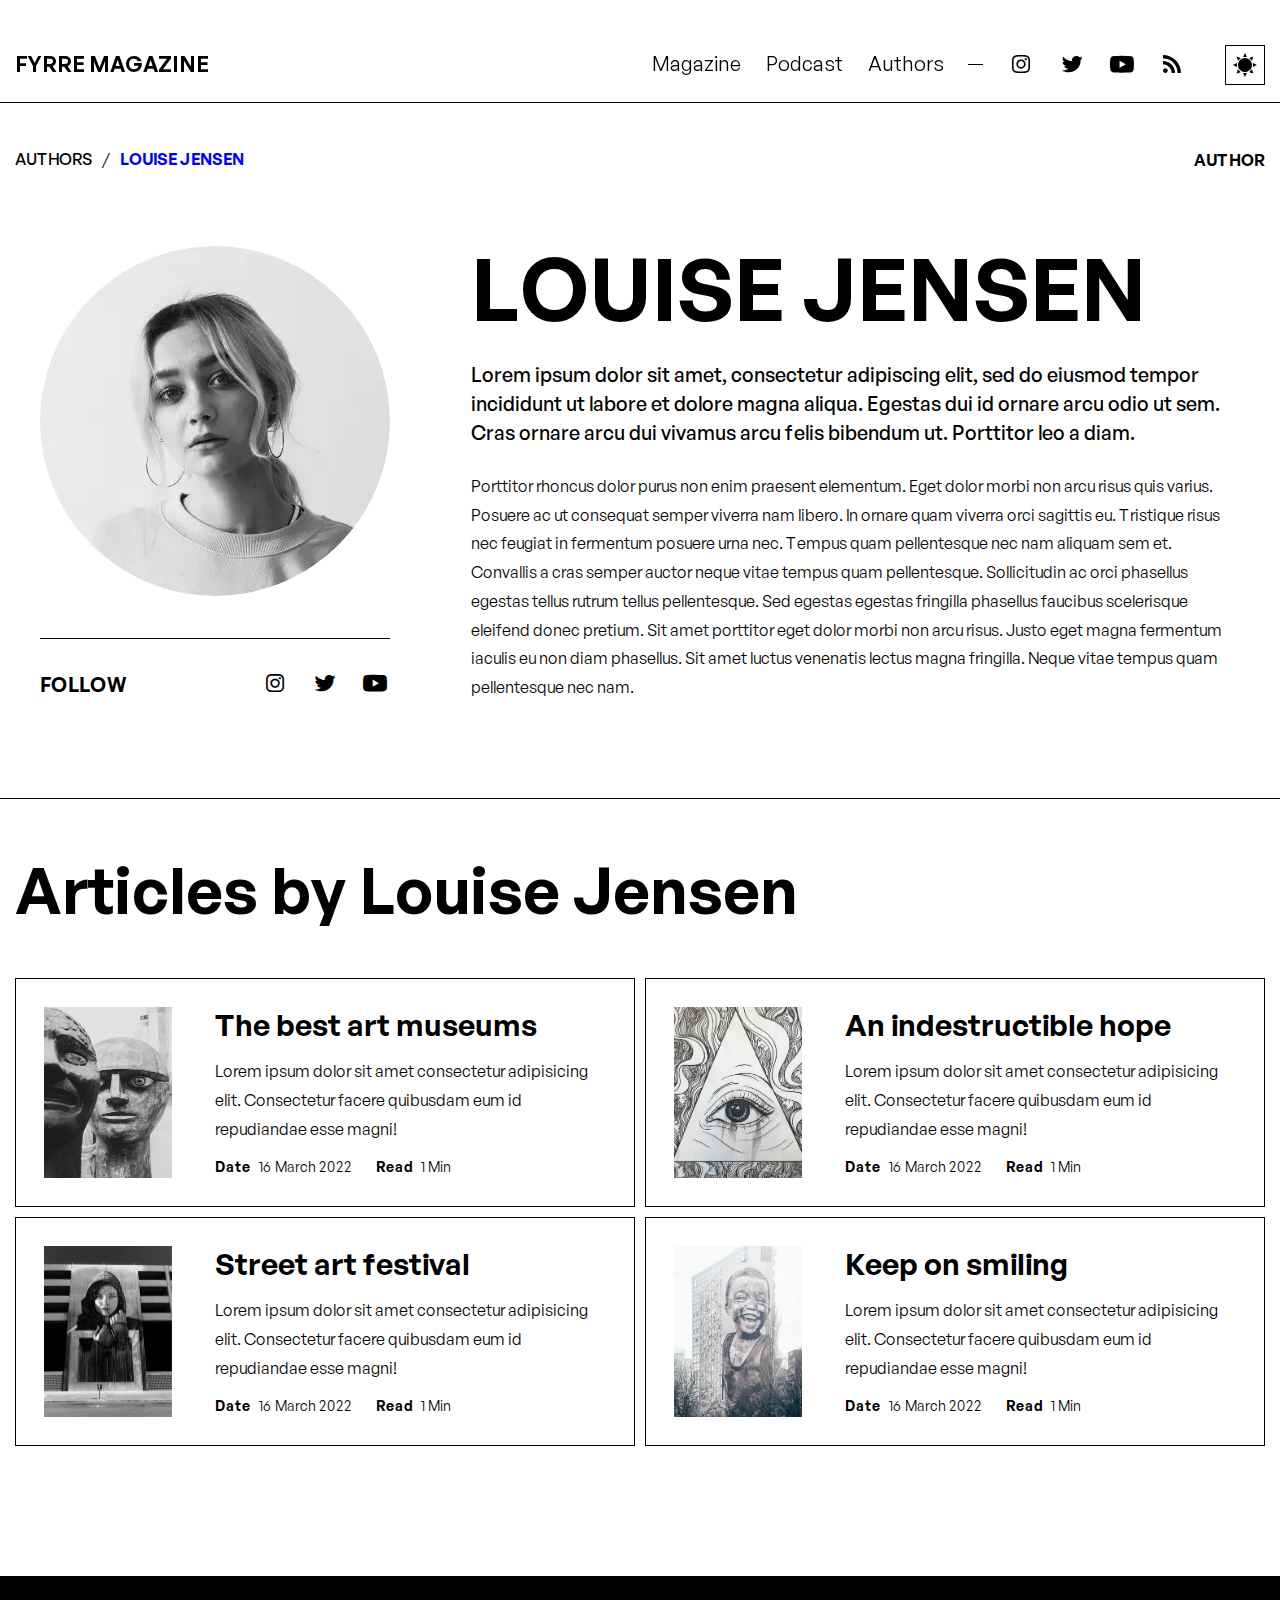
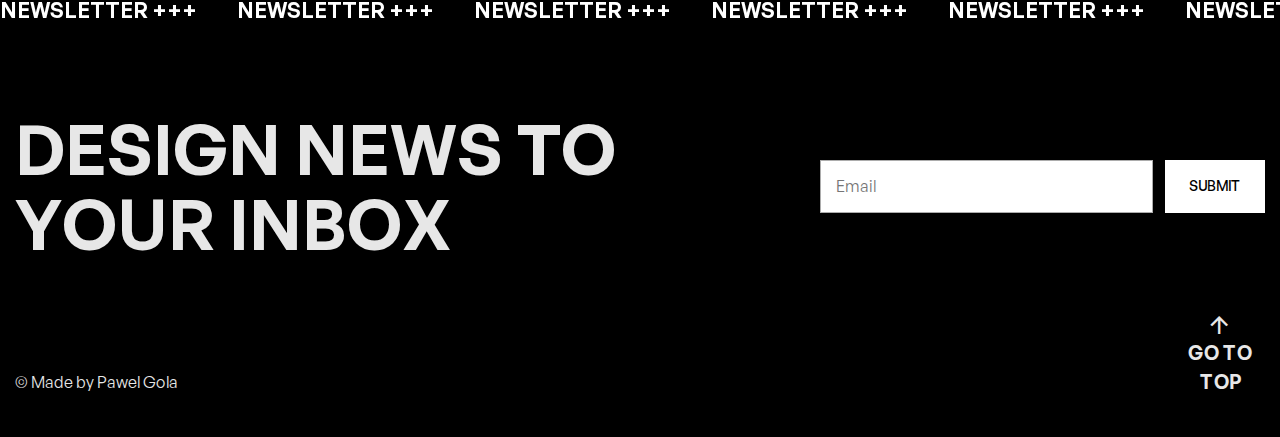
<file: author.html>
<!DOCTYPE html>
<html lang="en">

<head>
	<title>Author</title>
	<meta charset="UTF-8">
	<meta name="format-detection" content="telephone=no">
	<!-- <style>body{opacity: 0;}</style> -->
	<link rel="stylesheet" href="css/style.min.css?_v=20230523222009">
	<link rel="shortcut icon" href="favicon.ico">
	<!-- <meta name="robots" content="noindex, nofollow"> -->
	<meta name="viewport" content="width=device-width, initial-scale=1.0">
</head>

<body>
	<div class="wrapper">
		<header class="header">
			<div class="header__container">
				<a href="index.html" class="header__logo">Fyrre magazine</a>
				<div class="header__menu menu">
					<nav class="menu__body">
						<ul class="menu__list">
							<li class="menu__item">
								<a href="magazine.html" class="menu__link">
									Magazine
								</a>
							</li>
							<li class="menu__item">
								<a href="podcast.html" class="menu__link">
									Podcast
								</a>
							</li>
							<li class="menu__item">
								<a href="authors.html" class="menu__link">
									Authors
								</a>
							</li>
						</ul>
						<span class="menu__divider"></span>
						<ul class="menu__social social">
							<li class="social__item">
								<a href="#" class="social__link _icon-instagram" aria-label="Our Instagram account"></a>
							</li>
							<li class="social__item">
								<a href="#" class="social__link _icon-twitter" aria-label="Our Twitter account"></a>
							</li>
							<li class="social__item">
								<a href="#" class="social__link _icon-youtube" aria-label="Our YouTube channel"></a>
							</li>
							<li class="social__item">
								<a href="#" class="social__link _icon-rss" aria-label="RSS"></a>
							</li>
						</ul>
					</nav>
				</div>
				<div class="header__actions">
					<button type="button" class="header__color-theme color-theme" aria-label="Change the color theme of the site"></button>
					<button type="button" class="menu__icon icon-menu" aria-label="Open the menu"><span></span></button>
				</div>
			</div>
		</header>
		<main class="author">
			<section class="author__hero-author hero-author">
				<div class="hero-author__container">
					<div class="hero-author__top top-article">
						<ul class="top-article__breadcrumbs breadcrumbs">
							<li class="breadcrumbs__item">
								<a href="authors.html" class="breadcrumbs__link">Authors</a>
							</li>
							<li class="breadcrumbs__item">
								<span class="breadcrumbs__current">Louise Jensen</span>
							</li>
						</ul>
						<div class="top-article__label label">Author</div>
					</div>
					<div class="hero-author__body">
						<aside class="hero-author__sidebar">
							<div class="hero-author__image">
								<picture><source srcset="img/frontpage/authors/louise-jensen-big.webp" type="image/webp"><img src="img/frontpage/authors/louise-jensen-big.jpg" alt="Louise Jensen"></picture>
							</div>
							<div class="hero-author__follow">
								<span>Follow</span>
								<ul class="hero-author__social social">
									<li class="social__item">
										<a href="#" class="social__link _icon-instagram" aria-label="Author's Instagram account"></a>
									</li>
									<li class="social__item">
										<a href="#" class="social__link _icon-twitter" aria-label="Author's Twitter account"></a>
									</li>
									<li class="social__item">
										<a href="#" class="social__link _icon-youtube" aria-label="Author's YouTube channel"></a>
									</li>
								</ul>
							</div>
						</aside>
						<div class="hero-author__content content-article">
							<h1 class="content-article__title">
								Louise Jensen
							</h1>
							<p class="content-article__text content-article__text_bold">
								Lorem ipsum dolor sit amet, consectetur adipiscing elit, sed do eiusmod tempor incididunt ut
								labore
								et dolore magna aliqua. Egestas dui id ornare arcu odio ut sem. Cras ornare arcu dui vivamus
								arcu
								felis bibendum ut. Porttitor leo a diam.
							</p>
							<p class="content-article__text">
								Porttitor rhoncus dolor purus non enim praesent elementum. Eget dolor morbi non arcu risus quis
								varius. Posuere ac ut consequat semper viverra nam libero. In ornare quam viverra orci sagittis
								eu.
								Tristique risus nec feugiat in fermentum posuere urna nec. Tempus quam pellentesque nec nam
								aliquam
								sem et. Convallis a cras semper auctor neque vitae tempus quam pellentesque. Sollicitudin ac
								orci
								phasellus egestas tellus rutrum tellus pellentesque. Sed egestas egestas fringilla phasellus
								faucibus scelerisque eleifend donec pretium. Sit amet porttitor eget dolor morbi non arcu risus.
								Justo eget magna fermentum iaculis eu non diam phasellus. Sit amet luctus venenatis lectus magna
								fringilla. Neque vitae tempus quam pellentesque nec nam.
							</p>
						</div>
					</div>
				</div>
			</section>
			<section class="author__articles articles-author">
				<div class="articles-author__container">
					<h2 class="articles-author__title">Articles by Louise Jensen</h2>
					<div class="articles-author__slider swiper slider-latest">
						<div class="articles-author__wrapper swiper-wrapper">
							<article class="articles-author__slide swiper-slide item-article">
								<a href="article.html" class="item-article__image-ibg" aria-label="Image link to article">
									<picture><source srcset="img/magazine/article-3.webp" type="image/webp"><img src="img/magazine/article-3.jpg" alt="Cover of the article"></picture>
								</a>
								<div class="item-article__body">
									<h3 class="item-article__title">
										<a href="article.html" class="item-article__title-link title-link">The best art
											museums</a>
									</h3>
									<div class="item-article__text">
										<p>
											Lorem ipsum dolor sit amet consectetur adipisicing elit. Consectetur facere
											quibusdam
											eum id repudiandae esse magni!
										</p>
									</div>
									<div class="item-article__info info-article">
										<div class="info-article__info-main">
											<div class="info-article__date">
												<span>Date</span> 16 March 2022
											</div>
											<div class="info-article__duration">
												<span>Read</span> 1 Min
											</div>
										</div>
									</div>
								</div>
							</article>
							<article class="articles-author__slide swiper-slide item-article">
								<a href="article.html" class="item-article__image-ibg" aria-label="Image link to article">
									<picture><source srcset="img/magazine/article-5.webp" type="image/webp"><img src="img/magazine/article-5.jpg" alt="Cover of the article"></picture>
								</a>
								<div class="item-article__body">
									<h3 class="item-article__title">
										<a href="article.html" class="item-article__title-link title-link">An indestructible
											hope</a>
									</h3>
									<div class="item-article__text">
										<p>
											Lorem ipsum dolor sit amet consectetur adipisicing elit. Consectetur facere
											quibusdam
											eum id repudiandae esse magni!
										</p>
									</div>
									<div class="item-article__info info-article">
										<div class="info-article__info-main">
											<div class="info-article__date">
												<span>Date</span> 16 March 2022
											</div>
											<div class="info-article__duration">
												<span>Read</span> 1 Min
											</div>
										</div>
									</div>
								</div>
							</article>
							<article class="articles-author__slide swiper-slide item-article">
								<a href="article.html" class="item-article__image-ibg" aria-label="Image link to article">
									<picture><source srcset="img/magazine/article-6.webp" type="image/webp"><img src="img/magazine/article-6.jpg" alt="Cover of the article"></picture>
								</a>
								<div class="item-article__body">
									<h3 class="item-article__title">
										<a href="article.html" class="item-article__title-link title-link">Street art festival</a>
									</h3>
									<div class="item-article__text">
										<p>
											Lorem ipsum dolor sit amet consectetur adipisicing elit. Consectetur facere quibusdam
											eum id repudiandae esse magni!
										</p>
									</div>
									<div class="item-article__info info-article">
										<div class="info-article__info-main">
											<div class="info-article__date">
												<span>Date</span> 16 March 2022
											</div>
											<div class="info-article__duration">
												<span>Read</span> 1 Min
											</div>
										</div>
									</div>
								</div>
							</article>
							<article class="articles-author__slide swiper-slide item-article">
								<a href="article.html" class="item-article__image-ibg" aria-label="Image link to article">
									<picture><source srcset="img/magazine/article-13.webp" type="image/webp"><img src="img/magazine/article-13.jpg" alt="Cover of the article"></picture>
								</a>
								<div class="item-article__body">
									<h3 class="item-article__title">
										<a href="article.html" class="item-article__title-link title-link">Keep on smiling</a>
									</h3>
									<div class="item-article__text">
										<p>
											Lorem ipsum dolor sit amet consectetur adipisicing elit. Consectetur facere quibusdam
											eum id repudiandae esse magni!
										</p>
									</div>
									<div class="item-article__info info-article">
										<div class="info-article__info-main">
											<div class="info-article__date">
												<span>Date</span> 16 March 2022
											</div>
											<div class="info-article__duration">
												<span>Read</span> 1 Min
											</div>
										</div>
									</div>
								</div>
							</article>
						</div>
						<div class="articles-author__navigation navigation-slider">
							<button type="button" class="navigation-slider__button navigation-slider__button_prev _icon-arrow-small" aria-label="Button for previous slide"></button>
							<button type="button" class="navigation-slider__button navigation-slider__button_next _icon-arrow-small" aria-label="Button for next slide"></button>
						</div>
					</div>
				</div>
			</section>
		</main>
		<footer class="footer">
			<div class="footer__news-line news">
				<div class="news__slider swiper">
					<div class="news__wrapper swiper-wrapper">
						<div class="news__slide swiper-slide">
							<div class="news__text">Newsletter +++
							</div>
						</div>
						<div class="news__slide swiper-slide">
							<div class="news__text">Newsletter +++
							</div>
						</div>
						<div class="news__slide swiper-slide">
							<div class="news__text">Newsletter +++
							</div>
						</div>
						<div class="news__slide swiper-slide">
							<div class="news__text">Newsletter +++
							</div>
						</div>
						<div class="news__slide swiper-slide">
							<div class="news__text">Newsletter +++
							</div>
						</div>
						<div class="news__slide swiper-slide">
							<div class="news__text">Newsletter +++
							</div>
						</div>
						<div class="news__slide swiper-slide">
							<div class="news__text">Newsletter +++
							</div>
						</div>
						<div class="news__slide swiper-slide">
							<div class="news__text">Newsletter +++
							</div>
						</div>
						<div class="news__slide swiper-slide">
							<div class="news__text">Newsletter +++
							</div>
						</div>
						<div class="news__slide swiper-slide">
							<div class="news__text">Newsletter +++
							</div>
						</div>
						<div class="news__slide swiper-slide">
							<div class="news__text">Newsletter +++
							</div>
						</div>
						<div class="news__slide swiper-slide">
							<div class="news__text">Newsletter +++
							</div>
						</div>
						<div class="news__slide swiper-slide">
							<div class="news__text">Newsletter +++
							</div>
						</div>
						<div class="news__slide swiper-slide">
							<div class="news__text">Newsletter +++
							</div>
						</div>
						<div class="news__slide swiper-slide">
							<div class="news__text">Newsletter +++
							</div>
						</div>
						<div class="news__slide swiper-slide">
							<div class="news__text">Newsletter +++
							</div>
						</div>
						<div class="news__slide swiper-slide">
							<div class="news__text">Newsletter +++
							</div>
						</div>
						<div class="news__slide swiper-slide">
							<div class="news__text">Newsletter +++
							</div>
						</div>
						<div class="news__slide swiper-slide">
							<div class="news__text">Newsletter +++
							</div>
						</div>
						<div class="news__slide swiper-slide">
							<div class="news__text">Newsletter +++
							</div>
						</div>
					</div>
				</div>
			</div>
			<div class="footer__container">
				<div class="footer__top">
					<div class="footer__newsletter-block newsletter-block">
						<div class="newsletter-block__title">Design News to your inbox</div>
						<div class="newsletter-block__form-block">
							<form data-dev data-popup-message="#newsletter-popup" action="#" class="newsletter-block__form">
								<input data-required="email" autocomplete="off" type="text" name="form[]" placeholder="Email" class="newsletter-block__input input">
								<button type="submit" class="newsletter-block__button button">Submit</button>
							</form>
						</div>
					</div>
				</div>
				<div class="footer__bottom">
					<div class="footer__copy">© Made by Pawel Gola</div>
					<button data-goto-speed="1000" data-goto="main" class="footer__go-top _icon-arrow-small">Go to top</button>
				</div>
			</div>
		</footer>
	</div>
	<div id="newsletter-popup" aria-hidden="true" class="newsletter-popup popup">
		<div class="popup__wrapper">
			<div class="popup__content">
				<div class="newsletter-popup__top">
					<button data-close type="button" class="popup__close newsletter-popup__close">
						<img src="img/frontpage/cross.svg" alt="">
					</button>
				</div>
				<div class="newsletter-popup__body">
					<div class="newsletter-popup__title">
						Thank you for subscribing!
					</div>
					<div class="newsletter-popup__text">
						<p>
							From now on, you’ll be the first to know about our news.
						</p>
					</div>
				</div>
			</div>
		</div>
	</div>
	<script src="js/app.min.js?_v=20230523222009"></script>
</body>

</html>
</file>
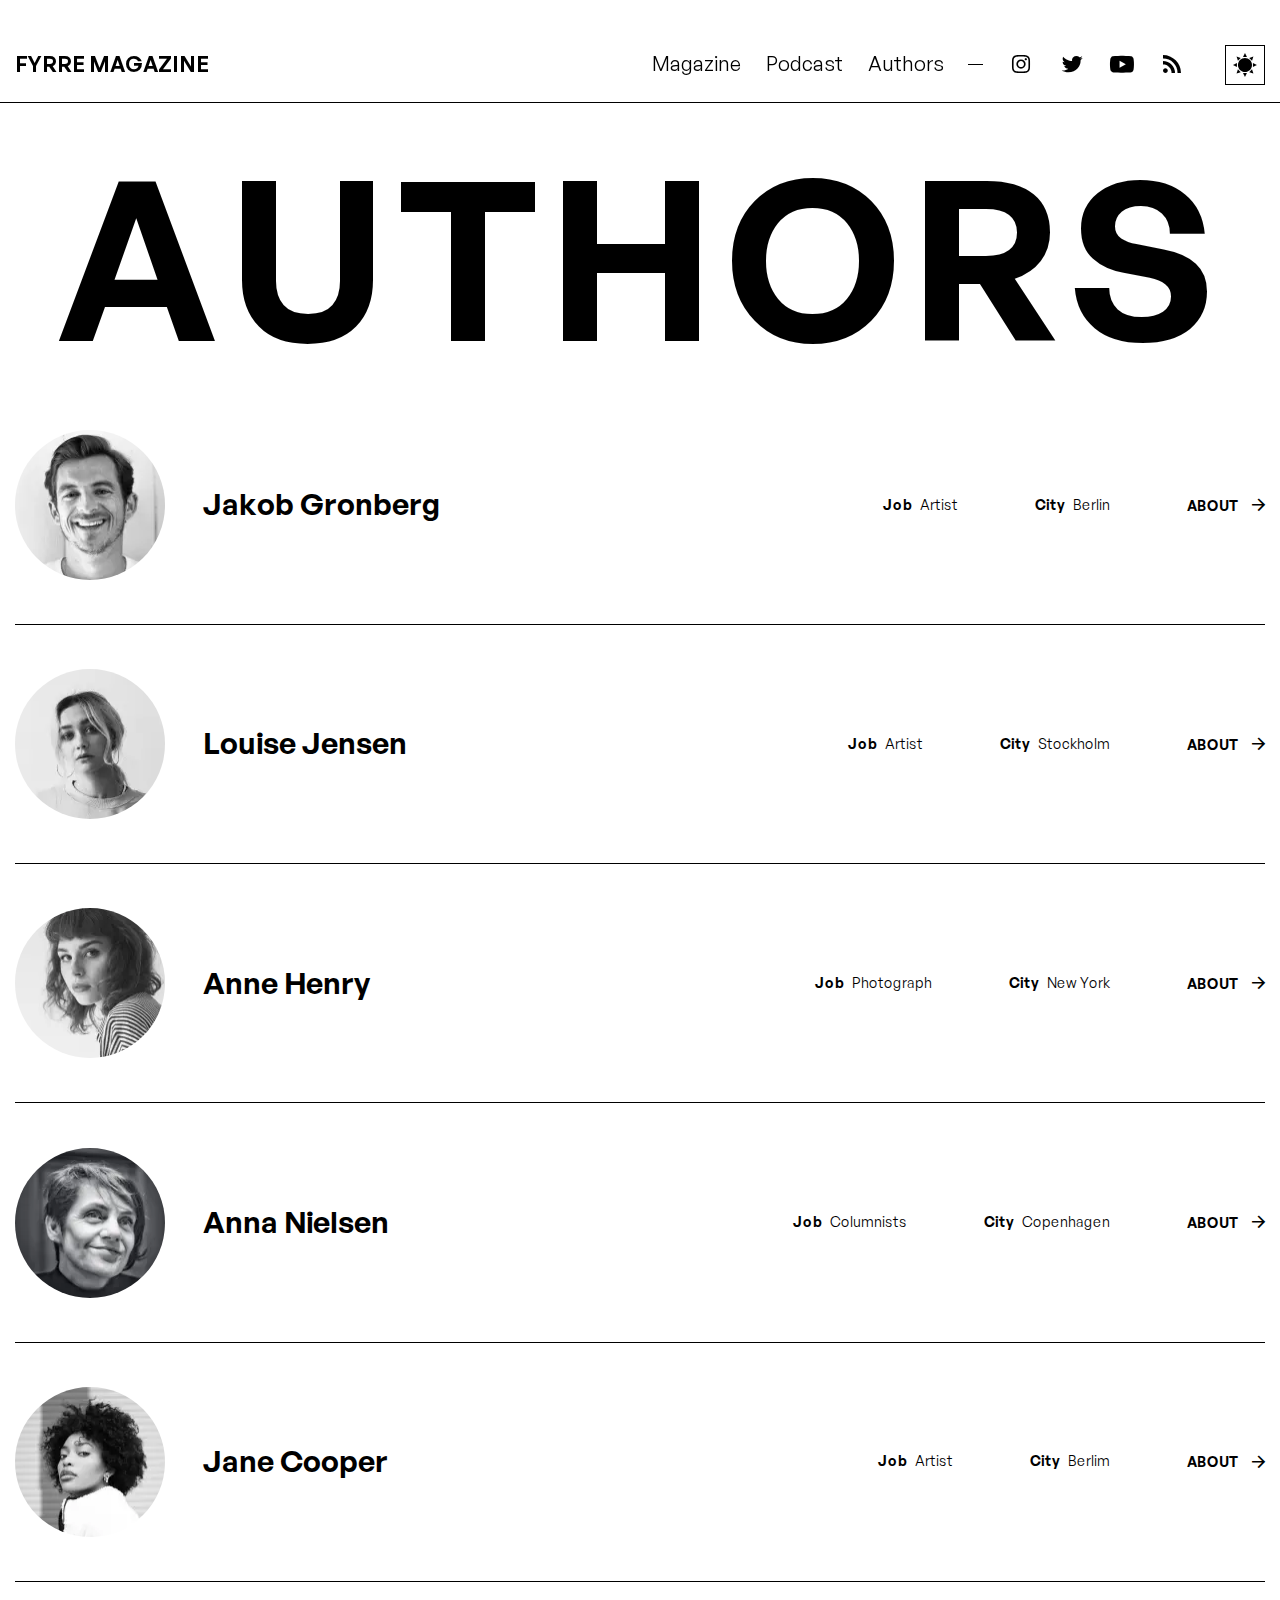
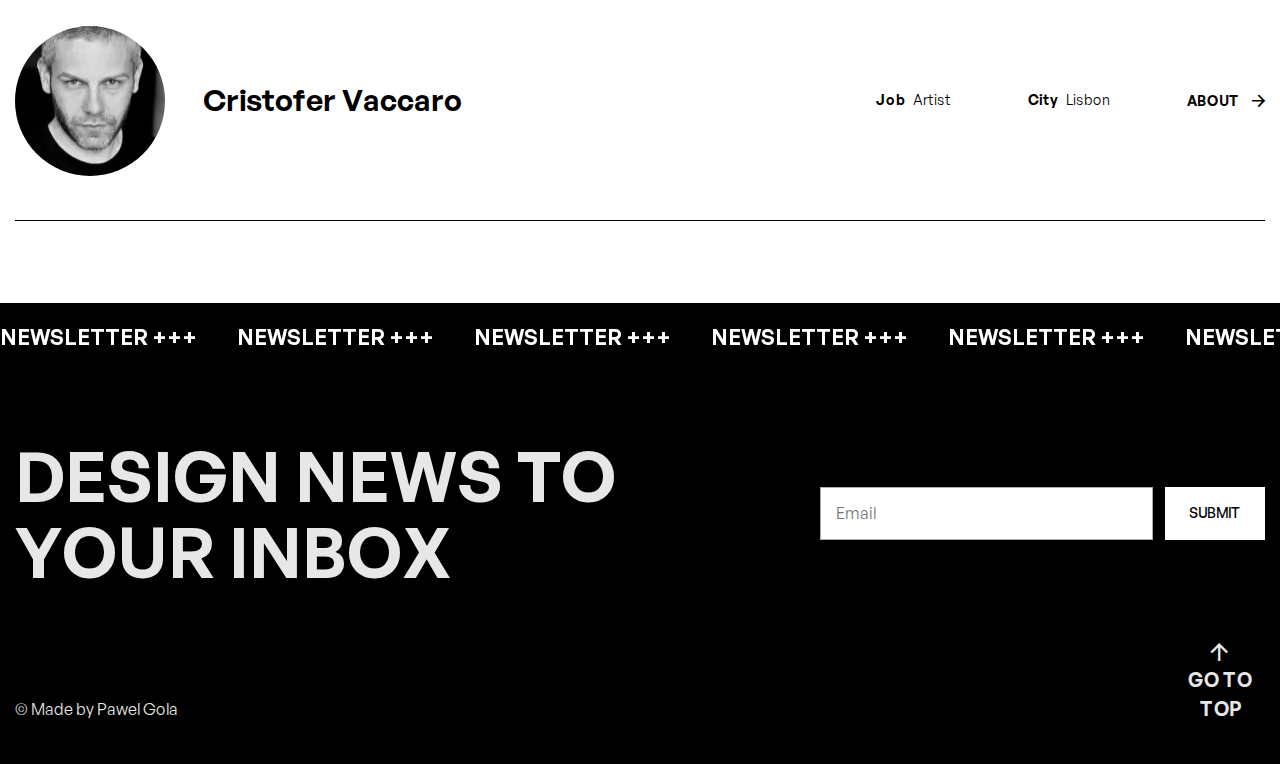
<file: authors.html>
<!DOCTYPE html>
<html lang="en">

<head>
	<title>Authors</title>
	<meta charset="UTF-8">
	<meta name="format-detection" content="telephone=no">
	<!-- <style>body{opacity: 0;}</style> -->
	<link rel="stylesheet" href="css/style.min.css?_v=20230523222009">
	<link rel="shortcut icon" href="favicon.ico">
	<!-- <meta name="robots" content="noindex, nofollow"> -->
	<meta name="viewport" content="width=device-width, initial-scale=1.0">
</head>

<body>
	<div class="wrapper">
		<header class="header">
			<div class="header__container">
				<a href="index.html" class="header__logo">Fyrre magazine</a>
				<div class="header__menu menu">
					<nav class="menu__body">
						<ul class="menu__list">
							<li class="menu__item">
								<a href="magazine.html" class="menu__link">
									Magazine
								</a>
							</li>
							<li class="menu__item">
								<a href="podcast.html" class="menu__link">
									Podcast
								</a>
							</li>
							<li class="menu__item">
								<a href="authors.html" class="menu__link">
									Authors
								</a>
							</li>
						</ul>
						<span class="menu__divider"></span>
						<ul class="menu__social social">
							<li class="social__item">
								<a href="#" class="social__link _icon-instagram" aria-label="Our Instagram account"></a>
							</li>
							<li class="social__item">
								<a href="#" class="social__link _icon-twitter" aria-label="Our Twitter account"></a>
							</li>
							<li class="social__item">
								<a href="#" class="social__link _icon-youtube" aria-label="Our YouTube channel"></a>
							</li>
							<li class="social__item">
								<a href="#" class="social__link _icon-rss" aria-label="RSS"></a>
							</li>
						</ul>
					</nav>
				</div>
				<div class="header__actions">
					<button type="button" class="header__color-theme color-theme" aria-label="Change the color theme of the site"></button>
					<button type="button" class="menu__icon icon-menu" aria-label="Open the menu"><span></span></button>
				</div>
			</div>
		</header>
		<main class="authors">
			<section class="authors__authors-block authors-block">
				<div class="authors-block__container">
					<h1 class="authors-block__title title">Authors</h1>
					<div class="authors-block__items">
						<div class="authors-block__item item-author">
							<a href="author.html" class="item-author__image" aria-label="Image link to the author's page">
								<picture><source srcset="img/frontpage/authors/jacob-gronberg.webp" type="image/webp"><img src="img/frontpage/authors/jacob-gronberg.jpg" alt="Jacob Gronberg"></picture>
							</a>
							<div class="item-author__body">
								<h3 class="item-author__title">
									<a href="author.html" class="item-author__title-link title-link">Jakob Gronberg</a>
								</h3>
								<div class="item-author__info">
									<div class="item-author__job"><span>Job</span>Artist</div>
									<div class="item-author__city"><span>City</span>Berlin</div>
									<a href="author.html" class="item-author__link link _icon-arrow-small">About</a>
								</div>
							</div>
						</div>
						<div class="authors-block__item item-author">
							<a href="author.html" class="item-author__image" aria-label="Image link to the author's page">
								<picture><source srcset="img/frontpage/authors/louise-jensen.webp" type="image/webp"><img src="img/frontpage/authors/louise-jensen.jpg" alt="Louise Jensen"></picture>
							</a>
							<div class="item-author__body">
								<h3 class="item-author__title">
									<a href="author.html" class="item-author__title-link title-link">Louise Jensen</a>
								</h3>
								<div class="item-author__info">
									<div class="item-author__job"><span>Job</span>Artist</div>
									<div class="item-author__city"><span>City</span>Stockholm</div>
									<a href="author.html" class="item-author__link link _icon-arrow-small">About</a>
								</div>
							</div>
						</div>
						<div class="authors-block__item item-author">
							<a href="author.html" class="item-author__image" aria-label="Image link to the author's page">
								<picture><source srcset="img/frontpage/authors/anne-henry.webp" type="image/webp"><img src="img/frontpage/authors/anne-henry.jpg" alt="Anne Henry"></picture>
							</a>
							<div class="item-author__body">
								<h3 class="item-author__title">
									<a href="author.html" class="item-author__title-link title-link">Anne Henry</a>
								</h3>
								<div class="item-author__info">
									<div class="item-author__job"><span>Job</span>Photograph</div>
									<div class="item-author__city"><span>City</span>New York</div>
									<a href="author.html" class="item-author__link link _icon-arrow-small">About</a>
								</div>
							</div>
						</div>
						<div class="authors-block__item item-author">
							<a href="author.html" class="item-author__image" aria-label="Image link to the author's page">
								<picture><source srcset="img/frontpage/authors/anna-nielsen.webp" type="image/webp"><img src="img/frontpage/authors/anna-nielsen.jpg" alt="Anna Nielsen"></picture>
							</a>
							<div class="item-author__body">
								<h3 class="item-author__title">
									<a href="author.html" class="item-author__title-link title-link">Anna Nielsen</a>
								</h3>
								<div class="item-author__info">
									<div class="item-author__job"><span>Job</span>Columnists</div>
									<div class="item-author__city"><span>City</span>Copenhagen</div>
									<a href="author.html" class="item-author__link link _icon-arrow-small">About</a>
								</div>
							</div>
						</div>
						<div class="authors-block__item item-author">
							<a href="author.html" class="item-author__image" aria-label="Image link to the author's page">
								<picture><source srcset="img/frontpage/authors/jane-cooper.webp" type="image/webp"><img src="img/frontpage/authors/jane-cooper.jpg" alt="Jane Cooler"></picture>
							</a>
							<div class="item-author__body">
								<h3 class="item-author__title">
									<a href="author.html" class="item-author__title-link title-link">Jane Cooper</a>
								</h3>
								<div class="item-author__info">
									<div class="item-author__job"><span>Job</span>Artist</div>
									<div class="item-author__city"><span>City</span>Berlim</div>
									<a href="author.html" class="item-author__link link _icon-arrow-small">About</a>
								</div>
							</div>
						</div>
						<div class="authors-block__item item-author">
							<a href="author.html" class="item-author__image" aria-label="Image link to the author's page">
								<picture><source srcset="img/frontpage/authors/cristofer-vaccaro.webp" type="image/webp"><img src="img/frontpage/authors/cristofer-vaccaro.jpg" alt="Cristofer Vaccaro"></picture>
							</a>
							<div class="item-author__body">
								<h3 class="item-author__title">
									<a href="author.html" class="item-author__title-link title-link">Cristofer Vaccaro</a>
								</h3>
								<div class="item-author__info">
									<div class="item-author__job"><span>Job</span>Artist</div>
									<div class="item-author__city"><span>City</span>Lisbon</div>
									<a href="author.html" class="item-author__link link _icon-arrow-small">About</a>
								</div>
							</div>
						</div>
					</div>
				</div>
			</section>
		</main>
		<footer class="footer">
			<div class="footer__news-line news">
				<div class="news__slider swiper">
					<div class="news__wrapper swiper-wrapper">
						<div class="news__slide swiper-slide">
							<div class="news__text">Newsletter +++
							</div>
						</div>
						<div class="news__slide swiper-slide">
							<div class="news__text">Newsletter +++
							</div>
						</div>
						<div class="news__slide swiper-slide">
							<div class="news__text">Newsletter +++
							</div>
						</div>
						<div class="news__slide swiper-slide">
							<div class="news__text">Newsletter +++
							</div>
						</div>
						<div class="news__slide swiper-slide">
							<div class="news__text">Newsletter +++
							</div>
						</div>
						<div class="news__slide swiper-slide">
							<div class="news__text">Newsletter +++
							</div>
						</div>
						<div class="news__slide swiper-slide">
							<div class="news__text">Newsletter +++
							</div>
						</div>
						<div class="news__slide swiper-slide">
							<div class="news__text">Newsletter +++
							</div>
						</div>
						<div class="news__slide swiper-slide">
							<div class="news__text">Newsletter +++
							</div>
						</div>
						<div class="news__slide swiper-slide">
							<div class="news__text">Newsletter +++
							</div>
						</div>
						<div class="news__slide swiper-slide">
							<div class="news__text">Newsletter +++
							</div>
						</div>
						<div class="news__slide swiper-slide">
							<div class="news__text">Newsletter +++
							</div>
						</div>
						<div class="news__slide swiper-slide">
							<div class="news__text">Newsletter +++
							</div>
						</div>
						<div class="news__slide swiper-slide">
							<div class="news__text">Newsletter +++
							</div>
						</div>
						<div class="news__slide swiper-slide">
							<div class="news__text">Newsletter +++
							</div>
						</div>
						<div class="news__slide swiper-slide">
							<div class="news__text">Newsletter +++
							</div>
						</div>
						<div class="news__slide swiper-slide">
							<div class="news__text">Newsletter +++
							</div>
						</div>
						<div class="news__slide swiper-slide">
							<div class="news__text">Newsletter +++
							</div>
						</div>
						<div class="news__slide swiper-slide">
							<div class="news__text">Newsletter +++
							</div>
						</div>
						<div class="news__slide swiper-slide">
							<div class="news__text">Newsletter +++
							</div>
						</div>
					</div>
				</div>
			</div>
			<div class="footer__container">
				<div class="footer__top">
					<div class="footer__newsletter-block newsletter-block">
						<div class="newsletter-block__title">Design News to your inbox</div>
						<div class="newsletter-block__form-block">
							<form data-dev data-popup-message="#newsletter-popup" action="#" class="newsletter-block__form">
								<input data-required="email" autocomplete="off" type="text" name="form[]" placeholder="Email" class="newsletter-block__input input">
								<button type="submit" class="newsletter-block__button button">Submit</button>
							</form>
						</div>
					</div>
				</div>
				<div class="footer__bottom">
					<div class="footer__copy">© Made by Pawel Gola</div>
					<button data-goto-speed="1000" data-goto="main" class="footer__go-top _icon-arrow-small">Go to top</button>
				</div>
			</div>
		</footer>
	</div>
	<div id="newsletter-popup" aria-hidden="true" class="newsletter-popup popup">
		<div class="popup__wrapper">
			<div class="popup__content">
				<div class="newsletter-popup__top">
					<button data-close type="button" class="popup__close newsletter-popup__close">
						<img src="img/frontpage/cross.svg" alt="">
					</button>
				</div>
				<div class="newsletter-popup__body">
					<div class="newsletter-popup__title">
						Thank you for subscribing!
					</div>
					<div class="newsletter-popup__text">
						<p>
							From now on, you’ll be the first to know about our news.
						</p>
					</div>
				</div>
			</div>
		</div>
	</div>
	<script src="js/app.min.js?_v=20230523222009"></script>
</body>

</html>
</file>
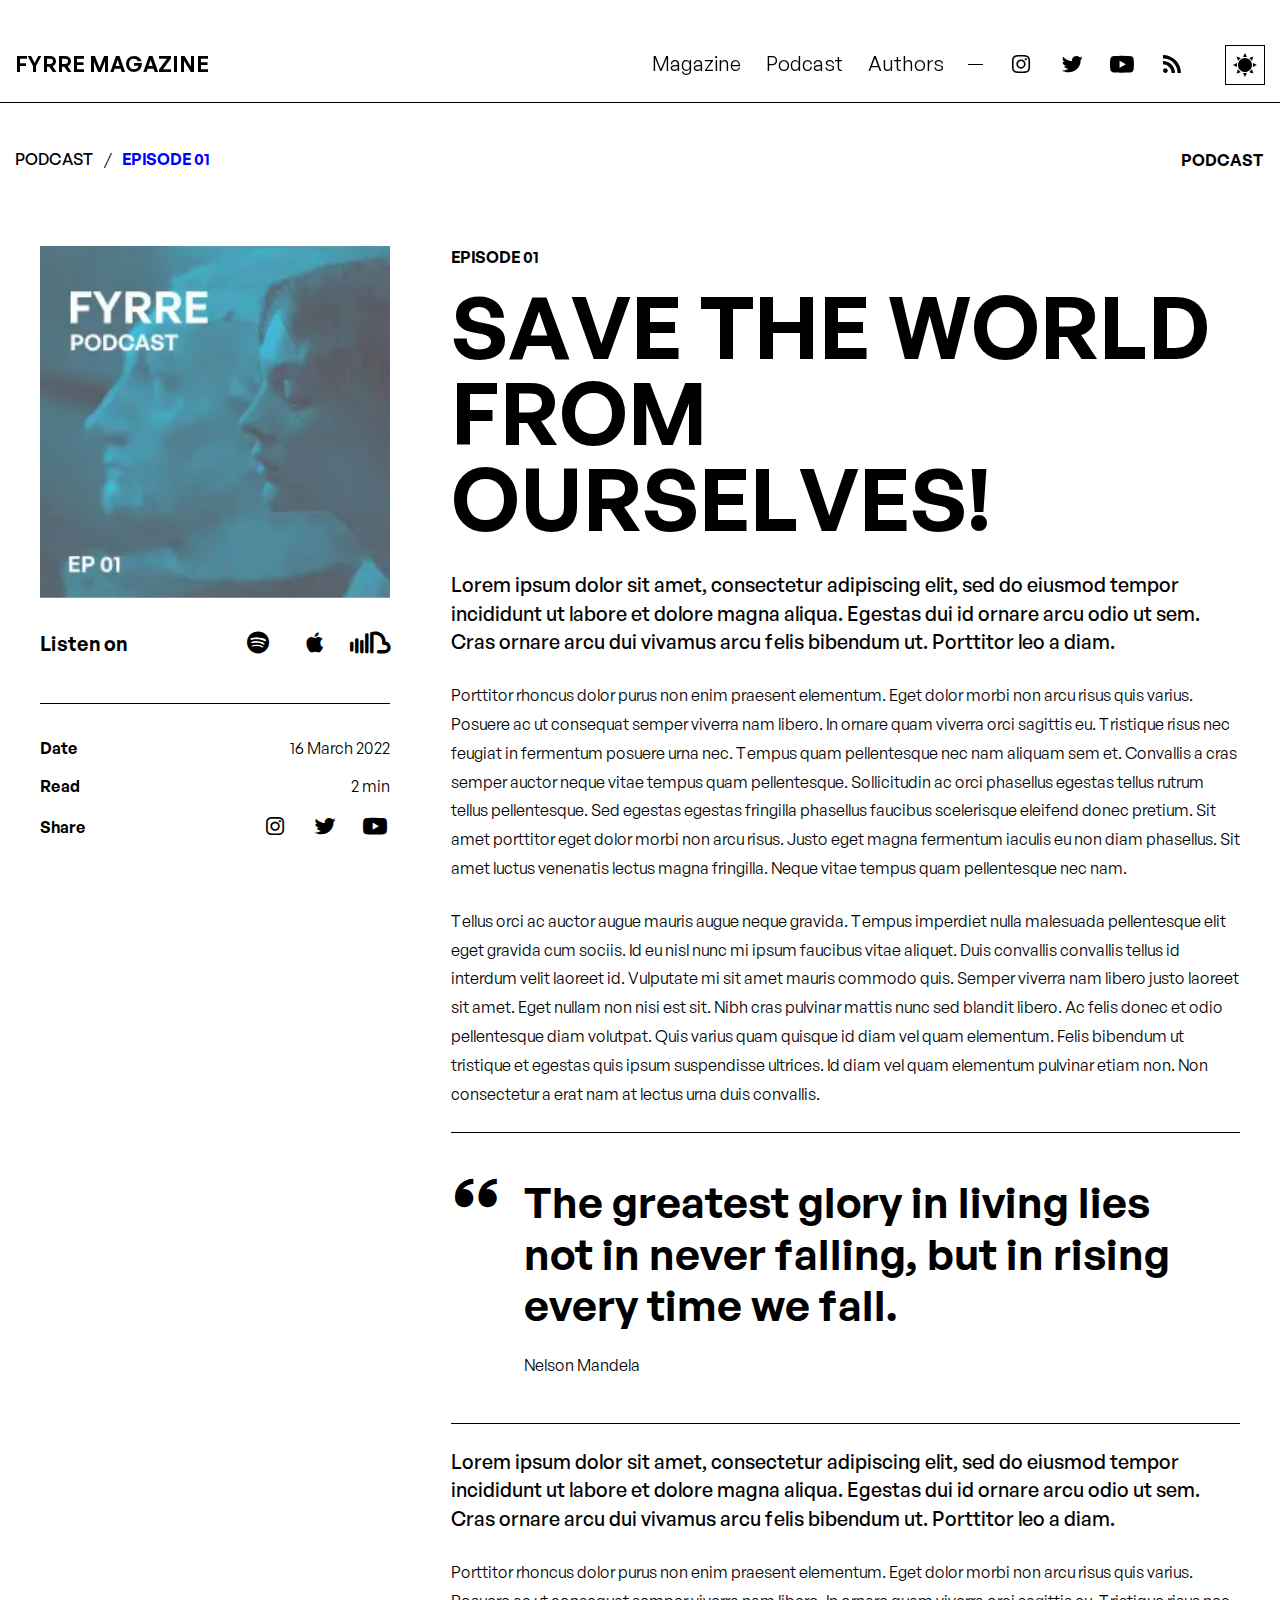
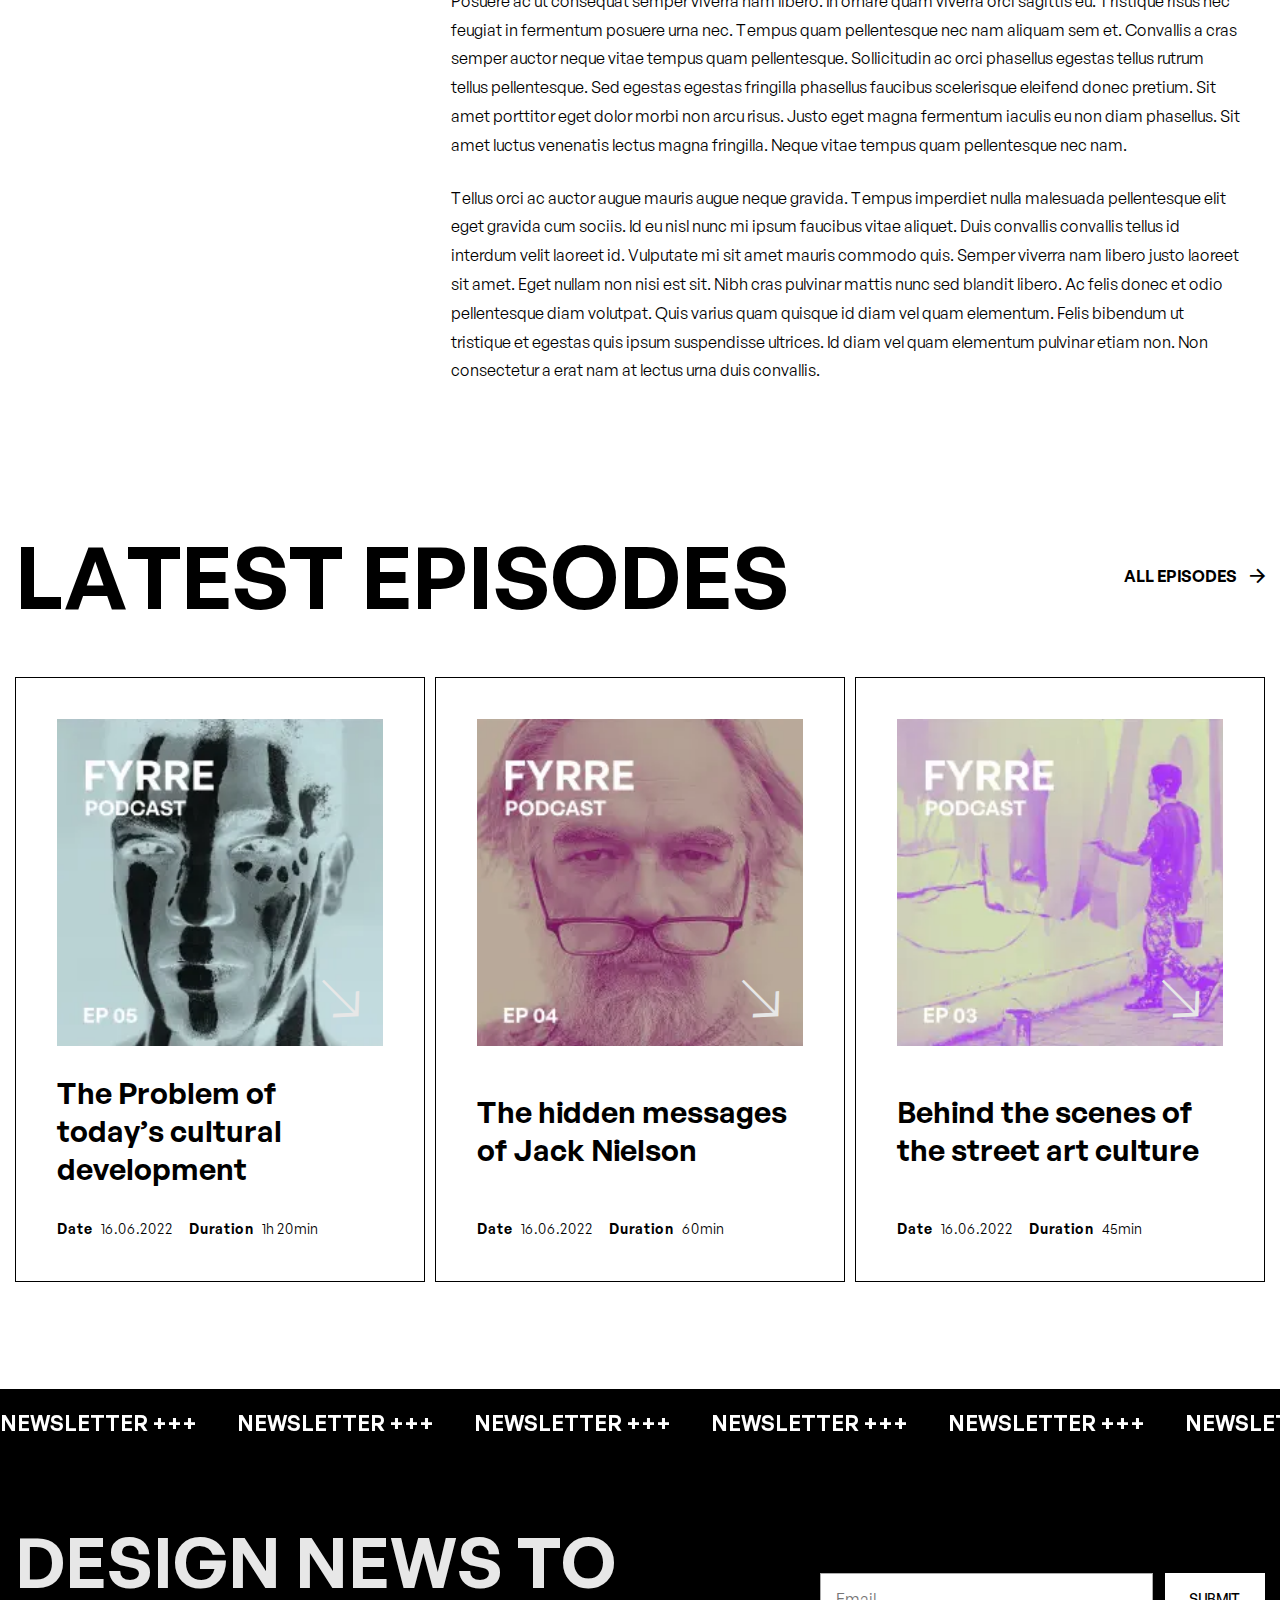
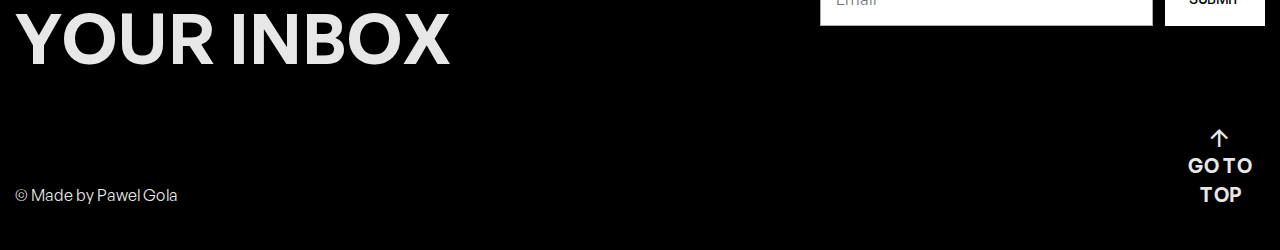
<file: episode.html>
<!DOCTYPE html>
<html lang="en">

<head>
	<title>Episode</title>
	<meta charset="UTF-8">
	<meta name="format-detection" content="telephone=no">
	<!-- <style>body{opacity: 0;}</style> -->
	<link rel="stylesheet" href="css/style.min.css?_v=20230523222009">
	<link rel="shortcut icon" href="favicon.ico">
	<!-- <meta name="robots" content="noindex, nofollow"> -->
	<meta name="viewport" content="width=device-width, initial-scale=1.0">
</head>

<body>
	<div class="wrapper">
		<header class="header">
			<div class="header__container">
				<a href="index.html" class="header__logo">Fyrre magazine</a>
				<div class="header__menu menu">
					<nav class="menu__body">
						<ul class="menu__list">
							<li class="menu__item">
								<a href="magazine.html" class="menu__link">
									Magazine
								</a>
							</li>
							<li class="menu__item">
								<a href="podcast.html" class="menu__link">
									Podcast
								</a>
							</li>
							<li class="menu__item">
								<a href="authors.html" class="menu__link">
									Authors
								</a>
							</li>
						</ul>
						<span class="menu__divider"></span>
						<ul class="menu__social social">
							<li class="social__item">
								<a href="#" class="social__link _icon-instagram" aria-label="Our Instagram account"></a>
							</li>
							<li class="social__item">
								<a href="#" class="social__link _icon-twitter" aria-label="Our Twitter account"></a>
							</li>
							<li class="social__item">
								<a href="#" class="social__link _icon-youtube" aria-label="Our YouTube channel"></a>
							</li>
							<li class="social__item">
								<a href="#" class="social__link _icon-rss" aria-label="RSS"></a>
							</li>
						</ul>
					</nav>
				</div>
				<div class="header__actions">
					<button type="button" class="header__color-theme color-theme" aria-label="Change the color theme of the site"></button>
					<button type="button" class="menu__icon icon-menu" aria-label="Open the menu"><span></span></button>
				</div>
			</div>
		</header>
		<main class="episode">
			<section class="episode__hero hero-episode">
				<div class="hero-episode__container">
					<div class="hero-episode__top top-article">
						<ul class="top-article__breadcrumbs breadcrumbs">
							<li class="breadcrumbs__item">
								<a href="podcast.html" class="breadcrumbs__link">Podcast</a>
							</li>
							<li class="breadcrumbs__item">
								<span class="breadcrumbs__current">Episode 01</span>
							</li>
						</ul>
						<div class="top-article__label label">Podcast</div>
					</div>
					<div class="hero-episode__body">
						<aside class="hero-episode__sidebar sidebar-episode">
							<div class="sidebar-episode__image">
								<picture><source srcset="img/frontpage/podcast/podcast-1.webp" type="image/webp"><img src="img/frontpage/podcast/podcast-1.jpg" alt="Episode 1 of the podcast"></picture>
							</div>
							<div class="sidebar-episode__listen listen-sidebar">
								<div class="listen-sidebar__text">Listen on</div>
								<ul class="listen-sidebar__items">
									<li class="listen-sidebar__item">
										<a href="#" class="listen-sidebar__link _icon-spotify" aria-label="Listen on Spotify"></a>
									</li>
									<li class="listen-sidebar__item">
										<a href="#" class="listen-sidebar__link _icon-applemusic" aria-label="Listen on Apple Music"></a>
									</li>
									<li class="listen-sidebar__item">
										<a href="#" class="listen-sidebar__link _icon-soundcloud" aria-label="Listen on SoundCloud"></a>
									</li>
								</ul>
							</div>
							<div class="sidebar-episode__info info-sidebar">
								<div class="info-sidebar__item">
									<span>Date</span> 16 March 2022
								</div>
								<div class="info-sidebar__item">
									<span>Read</span> 2 min
								</div>
								<div class="info-sidebar__item">
									<span>Share</span>
									<ul class="info-sidebar__social social">
										<li class="social__item">
											<a href="#" class="social__link _icon-instagram" aria-label="Share on Instagram"></a>
										</li>
										<li class="social__item">
											<a href="#" class="social__link _icon-twitter" aria-label="Share on Twitter"></a>
										</li>
										<li class="social__item">
											<a href="#" class="social__link _icon-youtube" aria-label="Share on YouTube"></a>
										</li>
									</ul>
								</div>
							</div>
						</aside>
						<div class="hero-episode__content content-article">
							<div class="content-article__subtitle">Episode 01</div>
							<h1 class="content-article__title">Save the world from ourselves!</h1>
							<p class="content-article__text content-article__text_bold">
								Lorem ipsum dolor sit amet, consectetur adipiscing elit, sed do eiusmod tempor incididunt ut
								labore
								et dolore magna aliqua. Egestas dui id ornare arcu odio ut sem. Cras ornare arcu dui vivamus
								arcu
								felis bibendum ut. Porttitor leo a diam.
							</p>
							<p class="content-article__text">
								Porttitor rhoncus dolor purus non enim praesent elementum. Eget dolor morbi non arcu risus quis
								varius. Posuere ac ut consequat semper viverra nam libero. In ornare quam viverra orci sagittis
								eu.
								Tristique risus nec feugiat in fermentum posuere urna nec. Tempus quam pellentesque nec nam
								aliquam
								sem et. Convallis a cras semper auctor neque vitae tempus quam pellentesque. Sollicitudin ac
								orci
								phasellus egestas tellus rutrum tellus pellentesque. Sed egestas egestas fringilla phasellus
								faucibus scelerisque eleifend donec pretium. Sit amet porttitor eget dolor morbi non arcu risus.
								Justo eget magna fermentum iaculis eu non diam phasellus. Sit amet luctus venenatis lectus magna
								fringilla. Neque vitae tempus quam pellentesque nec nam.
							</p>
							<p class="content-article__text">
								Tellus orci ac auctor augue mauris augue neque gravida. Tempus imperdiet nulla malesuada
								pellentesque elit eget gravida cum sociis. Id eu nisl nunc mi ipsum faucibus vitae aliquet. Duis
								convallis convallis tellus id interdum velit laoreet id. Vulputate mi sit amet mauris commodo
								quis.
								Semper viverra nam libero justo laoreet sit amet. Eget nullam non nisi est sit. Nibh cras
								pulvinar mattis nunc sed blandit libero. Ac felis donec et odio pellentesque diam volutpat. Quis
								varius quam
								quisque id diam vel quam elementum. Felis bibendum ut tristique et egestas quis ipsum
								suspendisse
								ultrices. Id diam vel quam elementum pulvinar etiam non. Non consectetur a erat nam at lectus
								urna
								duis convallis.
							</p>
							<div class="content-article__quote-block">
								<figure class="content-article__quote">
									<blockquote class="content-article__quote-text">
										<p>
											The greatest glory in living lies not in never falling, but in rising every time we
											fall.
										</p>
									</blockquote>
									<figcaption class="content-article__author">Nelson Mandela</figcaption>
								</figure>
							</div>
							<p class="content-article__text content-article__text_bold">
								Lorem ipsum dolor sit amet, consectetur adipiscing elit, sed do eiusmod tempor incididunt ut
								labore
								et dolore magna aliqua. Egestas dui id ornare arcu odio ut sem. Cras ornare arcu dui vivamus
								arcu
								felis bibendum ut. Porttitor leo a diam.
							</p>
							<p class="content-article__text">
								Porttitor rhoncus dolor purus non enim praesent elementum. Eget dolor morbi non arcu risus quis
								varius. Posuere ac ut consequat semper viverra nam libero. In ornare quam viverra orci sagittis
								eu.
								Tristique risus nec feugiat in fermentum posuere urna nec. Tempus quam pellentesque nec nam
								aliquam
								sem et. Convallis a cras semper auctor neque vitae tempus quam pellentesque. Sollicitudin ac
								orci
								phasellus egestas tellus rutrum tellus pellentesque. Sed egestas egestas fringilla phasellus
								faucibus scelerisque eleifend donec pretium. Sit amet porttitor eget dolor morbi non arcu risus.
								Justo eget magna fermentum iaculis eu non diam phasellus. Sit amet luctus venenatis lectus magna
								fringilla. Neque vitae tempus quam pellentesque nec nam.
							</p>
							<p class="content-article__text">
								Tellus orci ac auctor augue mauris augue neque gravida. Tempus imperdiet nulla malesuada
								pellentesque elit eget gravida cum sociis. Id eu nisl nunc mi ipsum faucibus vitae aliquet. Duis
								convallis convallis tellus id interdum velit laoreet id. Vulputate mi sit amet mauris commodo
								quis.
								Semper viverra nam libero justo laoreet sit amet. Eget nullam non nisi est sit. Nibh cras
								pulvinar mattis nunc sed blandit libero. Ac felis donec et odio pellentesque diam volutpat. Quis
								varius quam
								quisque id diam vel quam elementum. Felis bibendum ut tristique et egestas quis ipsum
								suspendisse
								ultrices. Id diam vel quam elementum pulvinar etiam non. Non consectetur a erat nam at lectus
								urna
								duis convallis.
							</p>
						</div>
					</div>
				</div>
			</section>
			<section class="episode__latest-episodes latest-episodes">
				<div class="latest-episodes__container">
					<div class="latest-episodes__header header-block">
						<h2 class="header-block__title">Latest episodes</h2>
						<a href="podcast.html" class="header-block__link link _icon-arrow-small">All episodes</a>
					</div>
					<div class="latest-episodes__slider swiper slider-latest">
						<div class="latest-episodes__wrapper swiper-wrapper">
							<article class="latest-episodes__slide swiper-slide item-podcast item-podcast_vertical">
								<div class="item-podcast__image-ibg">
									<picture><source srcset="img/frontpage/podcast/podcast-5.webp" type="image/webp"><img src="img/frontpage/podcast/podcast-5.jpg" alt="Episode 5 of the podcast"></picture>
									<a href="episode.html" class="item-podcast__cover-link cover-link _icon-arrow-link" aria-label="Link to podcast episode"></a>
								</div>
								<h3 class="item-podcast__title">
									<a href="episode.html" class="item-podcast__title-link title-link">The Problem of today’s
										cultural
										development</a>
								</h3>
								<div class="item-podcast__info">
									<div class="item-podcast__date">
										<span>Date</span> 16.06.2022
									</div>
									<div class="item-podcast__duration">
										<span>Duration</span> 1h 20min
									</div>
								</div>
							</article>
							<article class="latest-episodes__slide swiper-slide item-podcast item-podcast_vertical">
								<div class="item-podcast__image-ibg">
									<picture><source srcset="img/frontpage/podcast/podcast-4.webp" type="image/webp"><img src="img/frontpage/podcast/podcast-4.jpg" alt="Episode 4 of the podcast"></picture>
									<a href="episode.html" class="item-podcast__cover-link cover-link _icon-arrow-link" aria-label="Link to podcast episode"></a>
								</div>
								<h3 class="item-podcast__title">
									<a href="episode.html" class="item-podcast__title-link title-link">The hidden messages of
										Jack
										Nielson</a>
								</h3>
								<div class="item-podcast__info">
									<div class="item-podcast__date">
										<span>Date</span> 16.06.2022
									</div>
									<div class="item-podcast__duration">
										<span>Duration</span> 60min
									</div>
								</div>
							</article>
							<article class="latest-episodes__slide swiper-slide item-podcast item-podcast_vertical">
								<div class="item-podcast__image-ibg">
									<picture><source srcset="img/frontpage/podcast/podcast-3.webp" type="image/webp"><img src="img/frontpage/podcast/podcast-3.jpg" alt="Episode 3 of the podcast"></picture>
									<a href="episode.html" class="item-podcast__cover-link cover-link _icon-arrow-link" aria-label="Link to podcast episode"></a>
								</div>
								<h3 class="item-podcast__title">
									<a href="episode.html" class="item-podcast__title-link title-link">Behind the scenes of the
										street art
										culture</a>
								</h3>
								<div class="item-podcast__info">
									<div class="item-podcast__date">
										<span>Date</span> 16.06.2022
									</div>
									<div class="item-podcast__duration">
										<span>Duration</span> 45min
									</div>
								</div>
							</article>
						</div>
						<div class="latest-episodes__navigation navigation-slider">
							<button class="navigation-slider__button navigation-slider__button_prev _icon-arrow-small" aria-label="Button for previous slide"></button>
							<button class="navigation-slider__button navigation-slider__button_next _icon-arrow-small" aria-label="Button for next slide"></button>
						</div>
					</div>
				</div>
			</section>
		</main>
		<footer class="footer">
			<div class="footer__news-line news">
				<div class="news__slider swiper">
					<div class="news__wrapper swiper-wrapper">
						<div class="news__slide swiper-slide">
							<div class="news__text">Newsletter +++
							</div>
						</div>
						<div class="news__slide swiper-slide">
							<div class="news__text">Newsletter +++
							</div>
						</div>
						<div class="news__slide swiper-slide">
							<div class="news__text">Newsletter +++
							</div>
						</div>
						<div class="news__slide swiper-slide">
							<div class="news__text">Newsletter +++
							</div>
						</div>
						<div class="news__slide swiper-slide">
							<div class="news__text">Newsletter +++
							</div>
						</div>
						<div class="news__slide swiper-slide">
							<div class="news__text">Newsletter +++
							</div>
						</div>
						<div class="news__slide swiper-slide">
							<div class="news__text">Newsletter +++
							</div>
						</div>
						<div class="news__slide swiper-slide">
							<div class="news__text">Newsletter +++
							</div>
						</div>
						<div class="news__slide swiper-slide">
							<div class="news__text">Newsletter +++
							</div>
						</div>
						<div class="news__slide swiper-slide">
							<div class="news__text">Newsletter +++
							</div>
						</div>
						<div class="news__slide swiper-slide">
							<div class="news__text">Newsletter +++
							</div>
						</div>
						<div class="news__slide swiper-slide">
							<div class="news__text">Newsletter +++
							</div>
						</div>
						<div class="news__slide swiper-slide">
							<div class="news__text">Newsletter +++
							</div>
						</div>
						<div class="news__slide swiper-slide">
							<div class="news__text">Newsletter +++
							</div>
						</div>
						<div class="news__slide swiper-slide">
							<div class="news__text">Newsletter +++
							</div>
						</div>
						<div class="news__slide swiper-slide">
							<div class="news__text">Newsletter +++
							</div>
						</div>
						<div class="news__slide swiper-slide">
							<div class="news__text">Newsletter +++
							</div>
						</div>
						<div class="news__slide swiper-slide">
							<div class="news__text">Newsletter +++
							</div>
						</div>
						<div class="news__slide swiper-slide">
							<div class="news__text">Newsletter +++
							</div>
						</div>
						<div class="news__slide swiper-slide">
							<div class="news__text">Newsletter +++
							</div>
						</div>
					</div>
				</div>
			</div>
			<div class="footer__container">
				<div class="footer__top">
					<div class="footer__newsletter-block newsletter-block">
						<div class="newsletter-block__title">Design News to your inbox</div>
						<div class="newsletter-block__form-block">
							<form data-dev data-popup-message="#newsletter-popup" action="#" class="newsletter-block__form">
								<input data-required="email" autocomplete="off" type="text" name="form[]" placeholder="Email" class="newsletter-block__input input">
								<button type="submit" class="newsletter-block__button button">Submit</button>
							</form>
						</div>
					</div>
				</div>
				<div class="footer__bottom">
					<div class="footer__copy">© Made by Pawel Gola</div>
					<button data-goto-speed="1000" data-goto="main" class="footer__go-top _icon-arrow-small">Go to top</button>
				</div>
			</div>
		</footer>
	</div>
	<div id="newsletter-popup" aria-hidden="true" class="newsletter-popup popup">
		<div class="popup__wrapper">
			<div class="popup__content">
				<div class="newsletter-popup__top">
					<button data-close type="button" class="popup__close newsletter-popup__close">
						<img src="img/frontpage/cross.svg" alt="">
					</button>
				</div>
				<div class="newsletter-popup__body">
					<div class="newsletter-popup__title">
						Thank you for subscribing!
					</div>
					<div class="newsletter-popup__text">
						<p>
							From now on, you’ll be the first to know about our news.
						</p>
					</div>
				</div>
			</div>
		</div>
	</div>
	<script src="js/app.min.js?_v=20230523222009"></script>
</body>

</html>
</file>
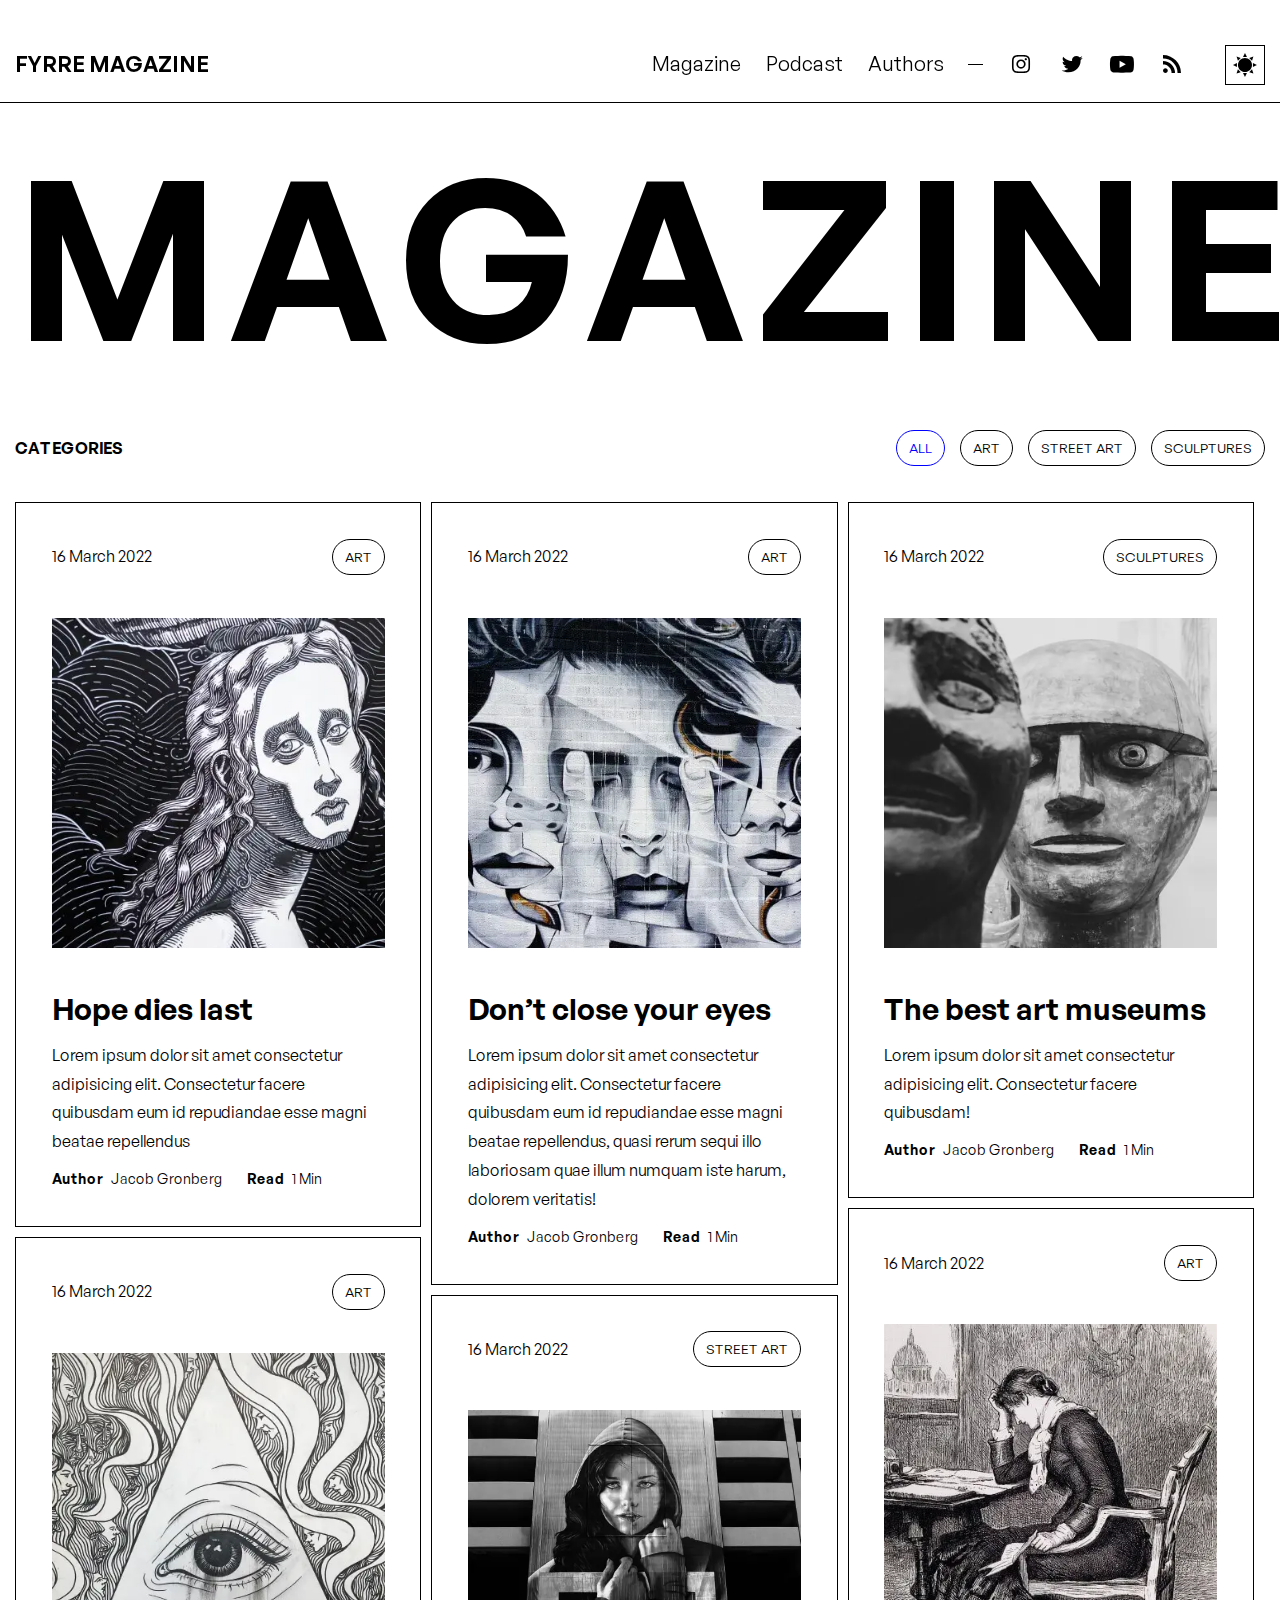
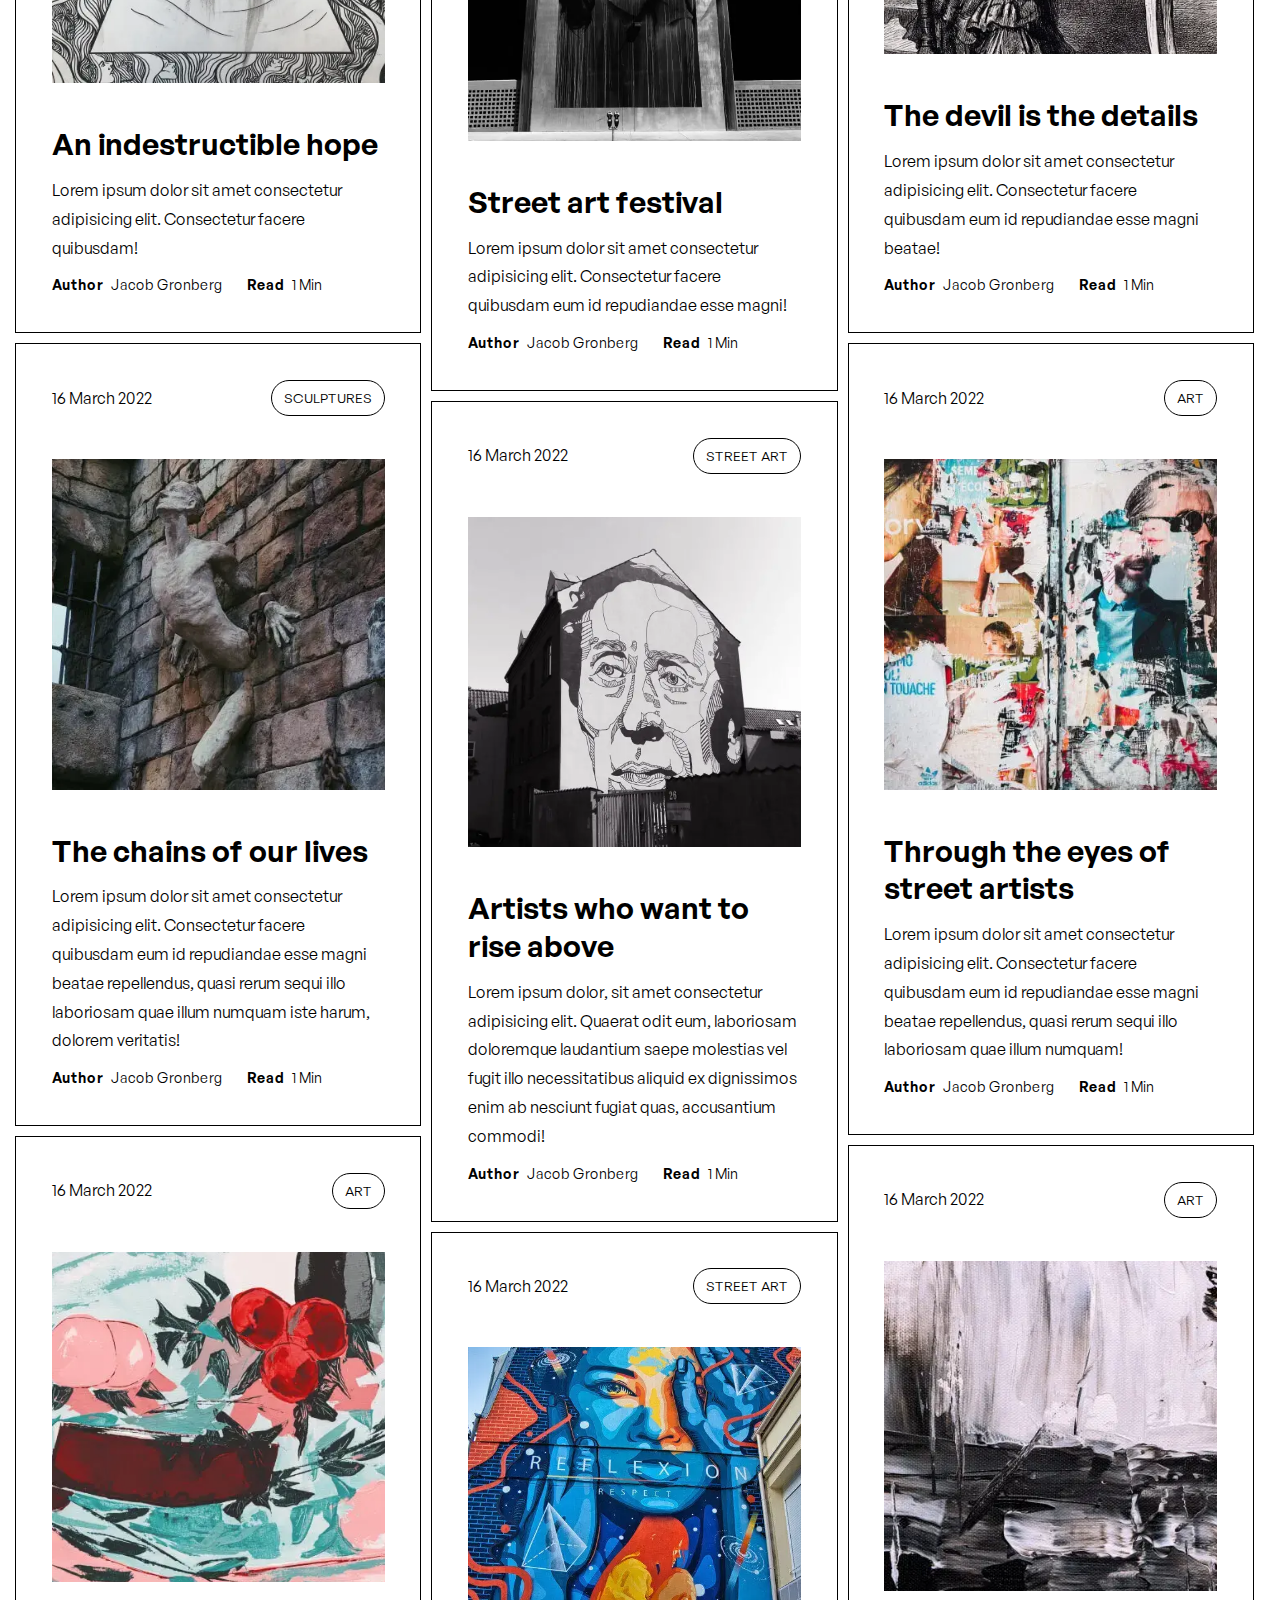
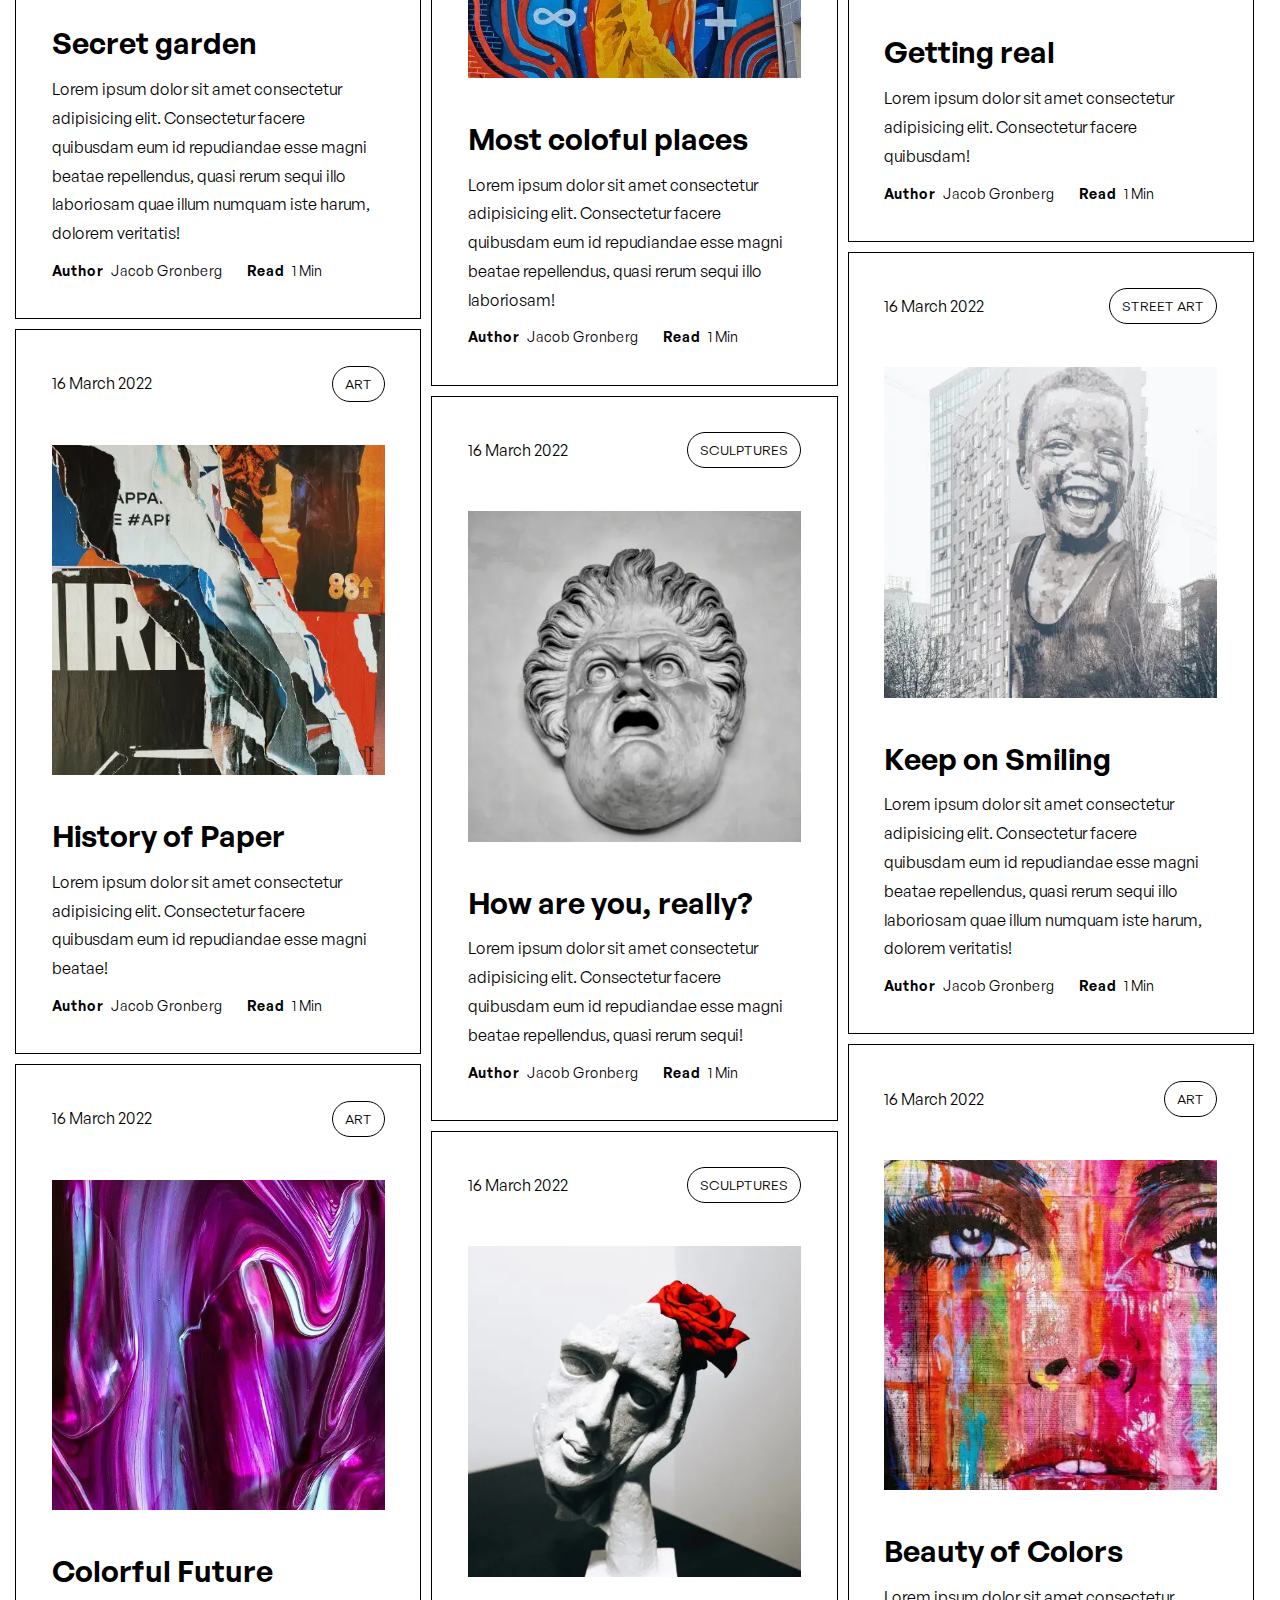
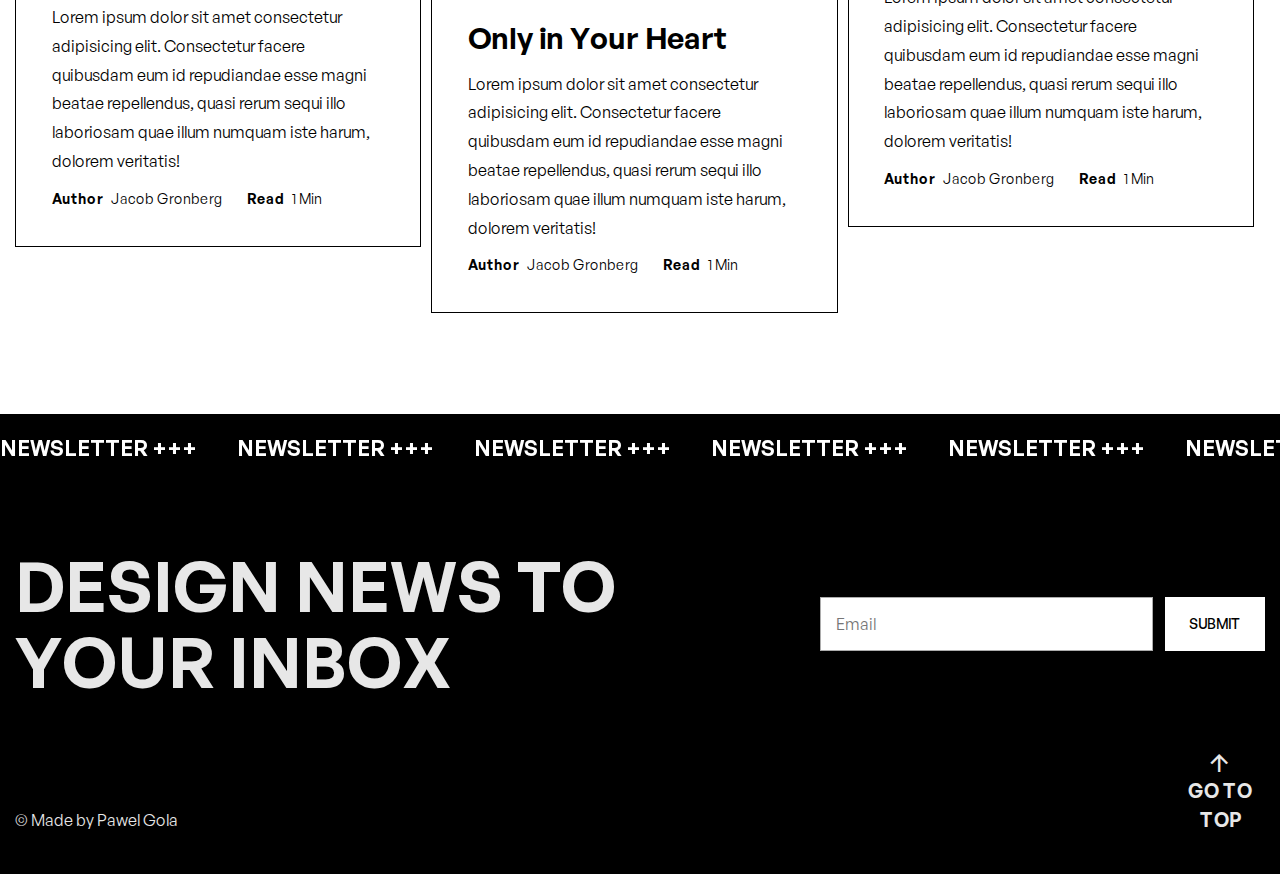
<file: magazine.html>
<!DOCTYPE html>
<html lang="en">

<head>
	<title>Magazine</title>
	<meta charset="UTF-8">
	<meta name="format-detection" content="telephone=no">
	<!-- <style>body{opacity: 0;}</style> -->
	<link rel="stylesheet" href="css/style.min.css?_v=20230523222009">
	<link rel="shortcut icon" href="favicon.ico">
	<!-- <meta name="robots" content="noindex, nofollow"> -->
	<meta name="viewport" content="width=device-width, initial-scale=1.0">
</head>

<body>
	<div class="wrapper">
		<header class="header">
			<div class="header__container">
				<a href="index.html" class="header__logo">Fyrre magazine</a>
				<div class="header__menu menu">
					<nav class="menu__body">
						<ul class="menu__list">
							<li class="menu__item">
								<a href="magazine.html" class="menu__link">
									Magazine
								</a>
							</li>
							<li class="menu__item">
								<a href="podcast.html" class="menu__link">
									Podcast
								</a>
							</li>
							<li class="menu__item">
								<a href="authors.html" class="menu__link">
									Authors
								</a>
							</li>
						</ul>
						<span class="menu__divider"></span>
						<ul class="menu__social social">
							<li class="social__item">
								<a href="#" class="social__link _icon-instagram" aria-label="Our Instagram account"></a>
							</li>
							<li class="social__item">
								<a href="#" class="social__link _icon-twitter" aria-label="Our Twitter account"></a>
							</li>
							<li class="social__item">
								<a href="#" class="social__link _icon-youtube" aria-label="Our YouTube channel"></a>
							</li>
							<li class="social__item">
								<a href="#" class="social__link _icon-rss" aria-label="RSS"></a>
							</li>
						</ul>
					</nav>
				</div>
				<div class="header__actions">
					<button type="button" class="header__color-theme color-theme" aria-label="Change the color theme of the site"></button>
					<button type="button" class="menu__icon icon-menu" aria-label="Open the menu"><span></span></button>
				</div>
			</div>
		</header>
		<main class="magazine">
			<section class="magazine__catalog catalog-magazine">
				<div class="catalog-magazine__container">
					<h1 class="catalog-magazine__title title">Magazine</h1>
					<div class="catalog-magazine__body">
						<nav class="catalog-magazine__navigation">
							<div class="catalog-magazine__label label">Categories</div>
							<div class="catalog-magazine__buttons">
								<button data-filter="*" class="catalog-magazine__category category active">All</button>
								<button data-filter=".art" class="catalog-magazine__category category">Art</button>
								<button data-filter=".street-art" class="catalog-magazine__category category">Street art</button>
								<button data-filter=".sculptures" class="catalog-magazine__category category">Sculptures</button>
							</div>
						</nav>
						<div data-iso-items class="catalog-magazine__items">
							<article data-iso-item class="catalog-magazine__item item-article item-article_vertical art">
								<div class="item-article__top">
									<div class="info-article__date">
										<span>Date</span> 16 March 2022
									</div>
									<div class="info-article__category category">Art</div>
								</div>
								<a href="article.html" class="item-article__image-ibg" aria-label="Image link to article">
									<picture><source srcset="img/magazine/article-1.webp" type="image/webp"><img src="img/magazine/article-1.jpg" alt="Cover of the article"></picture>
								</a>
								<div class="item-article__body">
									<h3 class="item-article__title">
										<a href="article.html" class="item-article__title-link title-link">Hope dies last</a>
									</h3>
									<div class="item-article__text">
										<p>
											Lorem ipsum dolor sit amet consectetur adipisicing elit. Consectetur facere quibusdam
											eum id repudiandae esse magni beatae repellendus
										</p>
									</div>
									<div class="item-article__info info-article">
										<div class="info-article__info-main">
											<div class="info-article__author">
												<span>Author</span> Jacob Gronberg
											</div>
											<div class="info-article__duration">
												<span>Read</span> 1 Min
											</div>
										</div>
									</div>
								</div>
							</article>
							<article data-iso-item class="catalog-magazine__item item-article item-article_vertical art">
								<div class="item-article__top">
									<div class="info-article__date">
										<span>Date</span> 16 March 2022
									</div>
									<div class="info-article__category category">Art</div>
								</div>
								<a href="article.html" class="item-article__image-ibg" aria-label="Image link to article">
									<picture><source srcset="img/magazine/article-2.webp" type="image/webp"><img src="img/magazine/article-2.jpg" alt="Cover of the article"></picture>
								</a>
								<div class="item-article__body">
									<h3 class="item-article__title">
										<a href="article.html" class="item-article__title-link title-link">Don’t close your eyes</a>
									</h3>
									<div class="item-article__text">
										<p>
											Lorem ipsum dolor sit amet consectetur adipisicing elit. Consectetur facere quibusdam
											eum id repudiandae esse magni beatae repellendus, quasi rerum sequi illo laboriosam
											quae illum numquam iste harum, dolorem veritatis!
										</p>
									</div>
									<div class="item-article__info info-article">
										<div class="info-article__info-main">
											<div class="info-article__author">
												<span>Author</span> Jacob Gronberg
											</div>
											<div class="info-article__duration">
												<span>Read</span> 1 Min
											</div>
										</div>
									</div>
								</div>
							</article>
							<article data-iso-item class="catalog-magazine__item item-article item-article_vertical sculptures">
								<div class="item-article__top">
									<div class="info-article__date">
										<span>Date</span> 16 March 2022
									</div>
									<div class="info-article__category category">Sculptures</div>
								</div>
								<a href="article.html" class="item-article__image-ibg" aria-label="Image link to article">
									<picture><source srcset="img/magazine/article-3.webp" type="image/webp"><img src="img/magazine/article-3.jpg" alt="Cover of the article"></picture>
								</a>
								<div class="item-article__body">
									<h3 class="item-article__title">
										<a href="article.html" class="item-article__title-link title-link">The best art museums</a>
									</h3>
									<div class="item-article__text">
										<p>
											Lorem ipsum dolor sit amet consectetur adipisicing elit. Consectetur facere quibusdam!
										</p>
									</div>
									<div class="item-article__info info-article">
										<div class="info-article__info-main">
											<div class="info-article__author">
												<span>Author</span> Jacob Gronberg
											</div>
											<div class="info-article__duration">
												<span>Read</span> 1 Min
											</div>
										</div>
									</div>
								</div>
							</article>
							<article data-iso-item class="catalog-magazine__item item-article item-article_vertical art">
								<div class="item-article__top">
									<div class="info-article__date">
										<span>Date</span> 16 March 2022
									</div>
									<div class="info-article__category category">Art</div>
								</div>
								<a href="article.html" class="item-article__image-ibg" aria-label="Image link to article">
									<picture><source srcset="img/magazine/article-4.webp" type="image/webp"><img src="img/magazine/article-4.jpg" alt="Cover of the article"></picture>
								</a>
								<div class="item-article__body">
									<h3 class="item-article__title">
										<a href="article.html" class="item-article__title-link title-link">The devil is the details</a>
									</h3>
									<div class="item-article__text">
										<p>
											Lorem ipsum dolor sit amet consectetur adipisicing elit. Consectetur facere quibusdam
											eum id repudiandae esse magni beatae!
										</p>
									</div>
									<div class="item-article__info info-article">
										<div class="info-article__info-main">
											<div class="info-article__author">
												<span>Author</span> Jacob Gronberg
											</div>
											<div class="info-article__duration">
												<span>Read</span> 1 Min
											</div>
										</div>
									</div>
								</div>
							</article>
							<article data-iso-item class="catalog-magazine__item item-article item-article_vertical art">
								<div class="item-article__top">
									<div class="info-article__date">
										<span>Date</span> 16 March 2022
									</div>
									<div class="info-article__category category">Art</div>
								</div>
								<a href="article.html" class="item-article__image-ibg" aria-label="Image link to article">
									<picture><source srcset="img/magazine/article-5.webp" type="image/webp"><img src="img/magazine/article-5.jpg" alt="Cover of the article"></picture>
								</a>
								<div class="item-article__body">
									<h3 class="item-article__title">
										<a href="article.html" class="item-article__title-link title-link">An indestructible hope</a>
									</h3>
									<div class="item-article__text">
										<p>
											Lorem ipsum dolor sit amet consectetur adipisicing elit. Consectetur facere quibusdam!
										</p>
									</div>
									<div class="item-article__info info-article">
										<div class="info-article__info-main">
											<div class="info-article__author">
												<span>Author</span> Jacob Gronberg
											</div>
											<div class="info-article__duration">
												<span>Read</span> 1 Min
											</div>
										</div>
									</div>
								</div>
							</article>
							<article data-iso-item class="catalog-magazine__item item-article item-article_vertical street-art">
								<div class="item-article__top">
									<div class="info-article__date">
										<span>Date</span> 16 March 2022
									</div>
									<div class="info-article__category category">Street art</div>
								</div>
								<a href="article.html" class="item-article__image-ibg" aria-label="Image link to article">
									<picture><source srcset="img/magazine/article-6.webp" type="image/webp"><img src="img/magazine/article-6.jpg" alt="Cover of the article"></picture>
								</a>
								<div class="item-article__body">
									<h3 class="item-article__title">
										<a href="article.html" class="item-article__title-link title-link">Street art festival</a>
									</h3>
									<div class="item-article__text">
										<p>
											Lorem ipsum dolor sit amet consectetur adipisicing elit. Consectetur facere quibusdam
											eum id repudiandae esse magni!
										</p>
									</div>
									<div class="item-article__info info-article">
										<div class="info-article__info-main">
											<div class="info-article__author">
												<span>Author</span> Jacob Gronberg
											</div>
											<div class="info-article__duration">
												<span>Read</span> 1 Min
											</div>
										</div>
									</div>
								</div>
							</article>
							<article data-iso-item class="catalog-magazine__item item-article item-article_vertical sculptures">
								<div class="item-article__top">
									<div class="info-article__date">
										<span>Date</span> 16 March 2022
									</div>
									<div class="info-article__category category">Sculptures</div>
								</div>
								<a href="article.html" class="item-article__image-ibg" aria-label="Image link to article">
									<picture><source srcset="img/magazine/article-7.webp" type="image/webp"><img src="img/magazine/article-7.jpg" alt="Cover of the article"></picture>
								</a>
								<div class="item-article__body">
									<h3 class="item-article__title">
										<a href="article.html" class="item-article__title-link title-link">The chains of our lives</a>
									</h3>
									<div class="item-article__text">
										<p>
											Lorem ipsum dolor sit amet consectetur adipisicing elit. Consectetur facere quibusdam
											eum id repudiandae esse magni beatae repellendus, quasi rerum sequi illo laboriosam
											quae illum numquam iste harum, dolorem veritatis!
										</p>
									</div>
									<div class="item-article__info info-article">
										<div class="info-article__info-main">
											<div class="info-article__author">
												<span>Author</span> Jacob Gronberg
											</div>
											<div class="info-article__duration">
												<span>Read</span> 1 Min
											</div>
										</div>
									</div>
								</div>
							</article>
							<article data-iso-item class="catalog-magazine__item item-article item-article_vertical art">
								<div class="item-article__top">
									<div class="info-article__date">
										<span>Date</span> 16 March 2022
									</div>
									<div class="info-article__category category">Art</div>
								</div>
								<a href="article.html" class="item-article__image-ibg" aria-label="Image link to article">
									<picture><source srcset="img/magazine/article-8.webp" type="image/webp"><img src="img/magazine/article-8.jpg" alt="Cover of the article"></picture>
								</a>
								<div class="item-article__body">
									<h3 class="item-article__title">
										<a href="article.html" class="item-article__title-link title-link">Through the eyes of street artists</a>
									</h3>
									<div class="item-article__text">
										<p>
											Lorem ipsum dolor sit amet consectetur adipisicing elit. Consectetur facere quibusdam
											eum id repudiandae esse magni beatae repellendus, quasi rerum sequi illo laboriosam quae illum numquam!
										</p>
									</div>
									<div class="item-article__info info-article">
										<div class="info-article__info-main">
											<div class="info-article__author">
												<span>Author</span> Jacob Gronberg
											</div>
											<div class="info-article__duration">
												<span>Read</span> 1 Min
											</div>
										</div>
									</div>
								</div>
							</article>
							<article data-iso-item class="catalog-magazine__item item-article item-article_vertical street-art">
								<div class="item-article__top">
									<div class="info-article__date">
										<span>Date</span> 16 March 2022
									</div>
									<div class="info-article__category category">Street art</div>
								</div>
								<a href="article.html" class="item-article__image-ibg" aria-label="Image link to article">
									<picture><source srcset="img/magazine/article-9.webp" type="image/webp"><img src="img/magazine/article-9.jpg" alt="Cover of the article"></picture>
								</a>
								<div class="item-article__body">
									<h3 class="item-article__title">
										<a href="article.html" class="item-article__title-link title-link">Artists who want to rise above</a>
									</h3>
									<div class="item-article__text">
										<p>
											Lorem ipsum dolor, sit amet consectetur adipisicing elit. Quaerat odit eum, laboriosam doloremque laudantium saepe molestias vel fugit illo necessitatibus aliquid ex dignissimos enim ab nesciunt fugiat quas, accusantium commodi!
										</p>
									</div>
									<div class="item-article__info info-article">
										<div class="info-article__info-main">
											<div class="info-article__author">
												<span>Author</span> Jacob Gronberg
											</div>
											<div class="info-article__duration">
												<span>Read</span> 1 Min
											</div>
										</div>
									</div>
								</div>
							</article>
							<article data-iso-item class="catalog-magazine__item item-article item-article_vertical art">
								<div class="item-article__top">
									<div class="info-article__date">
										<span>Date</span> 16 March 2022
									</div>
									<div class="info-article__category category">Art</div>
								</div>
								<a href="article.html" class="item-article__image-ibg" aria-label="Image link to article">
									<picture><source srcset="img/magazine/article-10.webp" type="image/webp"><img src="img/magazine/article-10.jpg" alt="Cover of the article"></picture>
								</a>
								<div class="item-article__body">
									<h3 class="item-article__title">
										<a href="article.html" class="item-article__title-link title-link">Secret garden</a>
									</h3>
									<div class="item-article__text">
										<p>
											Lorem ipsum dolor sit amet consectetur adipisicing elit. Consectetur facere quibusdam
											eum id repudiandae esse magni beatae repellendus, quasi rerum sequi illo laboriosam
											quae illum numquam iste harum, dolorem veritatis!
										</p>
									</div>
									<div class="item-article__info info-article">
										<div class="info-article__info-main">
											<div class="info-article__author">
												<span>Author</span> Jacob Gronberg
											</div>
											<div class="info-article__duration">
												<span>Read</span> 1 Min
											</div>
										</div>
									</div>
								</div>
							</article>
							<article data-iso-item class="catalog-magazine__item item-article item-article_vertical art">
								<div class="item-article__top">
									<div class="info-article__date">
										<span>Date</span> 16 March 2022
									</div>
									<div class="info-article__category category">Art</div>
								</div>
								<a href="article.html" class="item-article__image-ibg" aria-label="Image link to article">
									<picture><source srcset="img/magazine/article-11.webp" type="image/webp"><img src="img/magazine/article-11.jpg" alt="Cover of the article"></picture>
								</a>
								<div class="item-article__body">
									<h3 class="item-article__title">
										<a href="article.html" class="item-article__title-link title-link">Getting real</a>
									</h3>
									<div class="item-article__text">
										<p>
											Lorem ipsum dolor sit amet consectetur adipisicing elit. Consectetur facere quibusdam!
										</p>
									</div>
									<div class="item-article__info info-article">
										<div class="info-article__info-main">
											<div class="info-article__author">
												<span>Author</span> Jacob Gronberg
											</div>
											<div class="info-article__duration">
												<span>Read</span> 1 Min
											</div>
										</div>
									</div>
								</div>
							</article>
							<article data-iso-item class="catalog-magazine__item item-article item-article_vertical street-art">
								<div class="item-article__top">
									<div class="info-article__date">
										<span>Date</span> 16 March 2022
									</div>
									<div class="info-article__category category">Street art</div>
								</div>
								<a href="article.html" class="item-article__image-ibg" aria-label="Image link to article">
									<picture><source srcset="img/magazine/article-12.webp" type="image/webp"><img src="img/magazine/article-12.jpg" alt="Cover of the article"></picture>
								</a>
								<div class="item-article__body">
									<h3 class="item-article__title">
										<a href="article.html" class="item-article__title-link title-link">Most coloful places</a>
									</h3>
									<div class="item-article__text">
										<p>
											Lorem ipsum dolor sit amet consectetur adipisicing elit. Consectetur facere quibusdam
											eum id repudiandae esse magni beatae repellendus, quasi rerum sequi illo laboriosam!
										</p>
									</div>
									<div class="item-article__info info-article">
										<div class="info-article__info-main">
											<div class="info-article__author">
												<span>Author</span> Jacob Gronberg
											</div>
											<div class="info-article__duration">
												<span>Read</span> 1 Min
											</div>
										</div>
									</div>
								</div>
							</article>
							<article data-iso-item class="catalog-magazine__item item-article item-article_vertical street-art">
								<div class="item-article__top">
									<div class="info-article__date">
										<span>Date</span> 16 March 2022
									</div>
									<div class="info-article__category category">Street art</div>
								</div>
								<a href="article.html" class="item-article__image-ibg" aria-label="Image link to article">
									<picture><source srcset="img/magazine/article-13.webp" type="image/webp"><img src="img/magazine/article-13.jpg" alt="Cover of the article"></picture>
								</a>
								<div class="item-article__body">
									<h3 class="item-article__title">
										<a href="article.html" class="item-article__title-link title-link">Keep on Smiling</a>
									</h3>
									<div class="item-article__text">
										<p>
											Lorem ipsum dolor sit amet consectetur adipisicing elit. Consectetur facere quibusdam
											eum id repudiandae esse magni beatae repellendus, quasi rerum sequi illo laboriosam
											quae illum numquam iste harum, dolorem veritatis!
										</p>
									</div>
									<div class="item-article__info info-article">
										<div class="info-article__info-main">
											<div class="info-article__author">
												<span>Author</span> Jacob Gronberg
											</div>
											<div class="info-article__duration">
												<span>Read</span> 1 Min
											</div>
										</div>
									</div>
								</div>
							</article>
							<article data-iso-item class="catalog-magazine__item item-article item-article_vertical art">
								<div class="item-article__top">
									<div class="info-article__date">
										<span>Date</span> 16 March 2022
									</div>
									<div class="info-article__category category">Art</div>
								</div>
								<a href="article.html" class="item-article__image-ibg" aria-label="Image link to article">
									<picture><source srcset="img/magazine/article-14.webp" type="image/webp"><img src="img/magazine/article-14.jpg" alt="Cover of the article"></picture>
								</a>
								<div class="item-article__body">
									<h3 class="item-article__title">
										<a href="article.html" class="item-article__title-link title-link">History of Paper</a>
									</h3>
									<div class="item-article__text">
										<p>
											Lorem ipsum dolor sit amet consectetur adipisicing elit. Consectetur facere quibusdam
											eum id repudiandae esse magni beatae!
										</p>
									</div>
									<div class="item-article__info info-article">
										<div class="info-article__info-main">
											<div class="info-article__author">
												<span>Author</span> Jacob Gronberg
											</div>
											<div class="info-article__duration">
												<span>Read</span> 1 Min
											</div>
										</div>
									</div>
								</div>
							</article>
							<article data-iso-item class="catalog-magazine__item item-article item-article_vertical sculptures">
								<div class="item-article__top">
									<div class="info-article__date">
										<span>Date</span> 16 March 2022
									</div>
									<div class="info-article__category category">Sculptures</div>
								</div>
								<a href="article.html" class="item-article__image-ibg" aria-label="Image link to article">
									<picture><source srcset="img/magazine/article-15.webp" type="image/webp"><img src="img/magazine/article-15.jpg" alt="Cover of the article"></picture>
								</a>
								<div class="item-article__body">
									<h3 class="item-article__title">
										<a href="article.html" class="item-article__title-link title-link">How are you, really?</a>
									</h3>
									<div class="item-article__text">
										<p>
											Lorem ipsum dolor sit amet consectetur adipisicing elit. Consectetur facere quibusdam
											eum id repudiandae esse magni beatae repellendus, quasi rerum sequi!
										</p>
									</div>
									<div class="item-article__info info-article">
										<div class="info-article__info-main">
											<div class="info-article__author">
												<span>Author</span> Jacob Gronberg
											</div>
											<div class="info-article__duration">
												<span>Read</span> 1 Min
											</div>
										</div>
									</div>
								</div>
							</article>
							<article data-iso-item class="catalog-magazine__item item-article item-article_vertical art">
								<div class="item-article__top">
									<div class="info-article__date">
										<span>Date</span> 16 March 2022
									</div>
									<div class="info-article__category category">Art</div>
								</div>
								<a href="article.html" class="item-article__image-ibg" aria-label="Image link to article">
									<picture><source srcset="img/magazine/article-16.webp" type="image/webp"><img src="img/magazine/article-16.jpg" alt="Cover of the article"></picture>
								</a>
								<div class="item-article__body">
									<h3 class="item-article__title">
										<a href="article.html" class="item-article__title-link title-link">Beauty of Colors</a>
									</h3>
									<div class="item-article__text">
										<p>
											Lorem ipsum dolor sit amet consectetur adipisicing elit. Consectetur facere quibusdam
											eum id repudiandae esse magni beatae repellendus, quasi rerum sequi illo laboriosam
											quae illum numquam iste harum, dolorem veritatis!
										</p>
									</div>
									<div class="item-article__info info-article">
										<div class="info-article__info-main">
											<div class="info-article__author">
												<span>Author</span> Jacob Gronberg
											</div>
											<div class="info-article__duration">
												<span>Read</span> 1 Min
											</div>
										</div>
									</div>
								</div>
							</article>
							<article data-iso-item class="catalog-magazine__item item-article item-article_vertical art">
								<div class="item-article__top">
									<div class="info-article__date">
										<span>Date</span> 16 March 2022
									</div>
									<div class="info-article__category category">Art</div>
								</div>
								<a href="article.html" class="item-article__image-ibg" aria-label="Image link to article">
									<picture><source srcset="img/magazine/article-17.webp" type="image/webp"><img src="img/magazine/article-17.jpg" alt="Cover of the article"></picture>
								</a>
								<div class="item-article__body">
									<h3 class="item-article__title">
										<a href="article.html" class="item-article__title-link title-link">Colorful Future</a>
									</h3>
									<div class="item-article__text">
										<p>
											Lorem ipsum dolor sit amet consectetur adipisicing elit. Consectetur facere quibusdam
											eum id repudiandae esse magni beatae repellendus, quasi rerum sequi illo laboriosam
											quae illum numquam iste harum, dolorem veritatis!
										</p>
									</div>
									<div class="item-article__info info-article">
										<div class="info-article__info-main">
											<div class="info-article__author">
												<span>Author</span> Jacob Gronberg
											</div>
											<div class="info-article__duration">
												<span>Read</span> 1 Min
											</div>
										</div>
									</div>
								</div>
							</article>
							<article data-iso-item class="catalog-magazine__item item-article item-article_vertical sculptures">
								<div class="item-article__top">
									<div class="info-article__date">
										<span>Date</span> 16 March 2022
									</div>
									<div class="info-article__category category">Sculptures</div>
								</div>
								<a href="article.html" class="item-article__image-ibg" aria-label="Image link to article">
									<picture><source srcset="img/magazine/article-18.webp" type="image/webp"><img src="img/magazine/article-18.jpg" alt="Cover of the article"></picture>
								</a>
								<div class="item-article__body">
									<h3 class="item-article__title">
										<a href="article.html" class="item-article__title-link title-link">Only in Your Heart</a>
									</h3>
									<div class="item-article__text">
										<p>
											Lorem ipsum dolor sit amet consectetur adipisicing elit. Consectetur facere quibusdam
											eum id repudiandae esse magni beatae repellendus, quasi rerum sequi illo laboriosam
											quae illum numquam iste harum, dolorem veritatis!
										</p>
									</div>
									<div class="item-article__info info-article">
										<div class="info-article__info-main">
											<div class="info-article__author">
												<span>Author</span> Jacob Gronberg
											</div>
											<div class="info-article__duration">
												<span>Read</span> 1 Min
											</div>
										</div>
									</div>
								</div>
							</article>
						</div>
					</div>
				</div>
			</section>
		</main>
		<footer class="footer">
			<div class="footer__news-line news">
				<div class="news__slider swiper">
					<div class="news__wrapper swiper-wrapper">
						<div class="news__slide swiper-slide">
							<div class="news__text">Newsletter +++
							</div>
						</div>
						<div class="news__slide swiper-slide">
							<div class="news__text">Newsletter +++
							</div>
						</div>
						<div class="news__slide swiper-slide">
							<div class="news__text">Newsletter +++
							</div>
						</div>
						<div class="news__slide swiper-slide">
							<div class="news__text">Newsletter +++
							</div>
						</div>
						<div class="news__slide swiper-slide">
							<div class="news__text">Newsletter +++
							</div>
						</div>
						<div class="news__slide swiper-slide">
							<div class="news__text">Newsletter +++
							</div>
						</div>
						<div class="news__slide swiper-slide">
							<div class="news__text">Newsletter +++
							</div>
						</div>
						<div class="news__slide swiper-slide">
							<div class="news__text">Newsletter +++
							</div>
						</div>
						<div class="news__slide swiper-slide">
							<div class="news__text">Newsletter +++
							</div>
						</div>
						<div class="news__slide swiper-slide">
							<div class="news__text">Newsletter +++
							</div>
						</div>
						<div class="news__slide swiper-slide">
							<div class="news__text">Newsletter +++
							</div>
						</div>
						<div class="news__slide swiper-slide">
							<div class="news__text">Newsletter +++
							</div>
						</div>
						<div class="news__slide swiper-slide">
							<div class="news__text">Newsletter +++
							</div>
						</div>
						<div class="news__slide swiper-slide">
							<div class="news__text">Newsletter +++
							</div>
						</div>
						<div class="news__slide swiper-slide">
							<div class="news__text">Newsletter +++
							</div>
						</div>
						<div class="news__slide swiper-slide">
							<div class="news__text">Newsletter +++
							</div>
						</div>
						<div class="news__slide swiper-slide">
							<div class="news__text">Newsletter +++
							</div>
						</div>
						<div class="news__slide swiper-slide">
							<div class="news__text">Newsletter +++
							</div>
						</div>
						<div class="news__slide swiper-slide">
							<div class="news__text">Newsletter +++
							</div>
						</div>
						<div class="news__slide swiper-slide">
							<div class="news__text">Newsletter +++
							</div>
						</div>
					</div>
				</div>
			</div>
			<div class="footer__container">
				<div class="footer__top">
					<div class="footer__newsletter-block newsletter-block">
						<div class="newsletter-block__title">Design News to your inbox</div>
						<div class="newsletter-block__form-block">
							<form data-dev data-popup-message="#newsletter-popup" action="#" class="newsletter-block__form">
								<input data-required="email" autocomplete="off" type="text" name="form[]" placeholder="Email" class="newsletter-block__input input">
								<button type="submit" class="newsletter-block__button button">Submit</button>
							</form>
						</div>
					</div>
				</div>
				<div class="footer__bottom">
					<div class="footer__copy">© Made by Pawel Gola</div>
					<button data-goto-speed="1000" data-goto="main" class="footer__go-top _icon-arrow-small">Go to top</button>
				</div>
			</div>
		</footer>
	</div>
	<div id="newsletter-popup" aria-hidden="true" class="newsletter-popup popup">
		<div class="popup__wrapper">
			<div class="popup__content">
				<div class="newsletter-popup__top">
					<button data-close type="button" class="popup__close newsletter-popup__close">
						<img src="img/frontpage/cross.svg" alt="">
					</button>
				</div>
				<div class="newsletter-popup__body">
					<div class="newsletter-popup__title">
						Thank you for subscribing!
					</div>
					<div class="newsletter-popup__text">
						<p>
							From now on, you’ll be the first to know about our news.
						</p>
					</div>
				</div>
			</div>
		</div>
	</div>
	<script src="js/app.min.js?_v=20230523222009"></script>
</body>

</html>
</file>
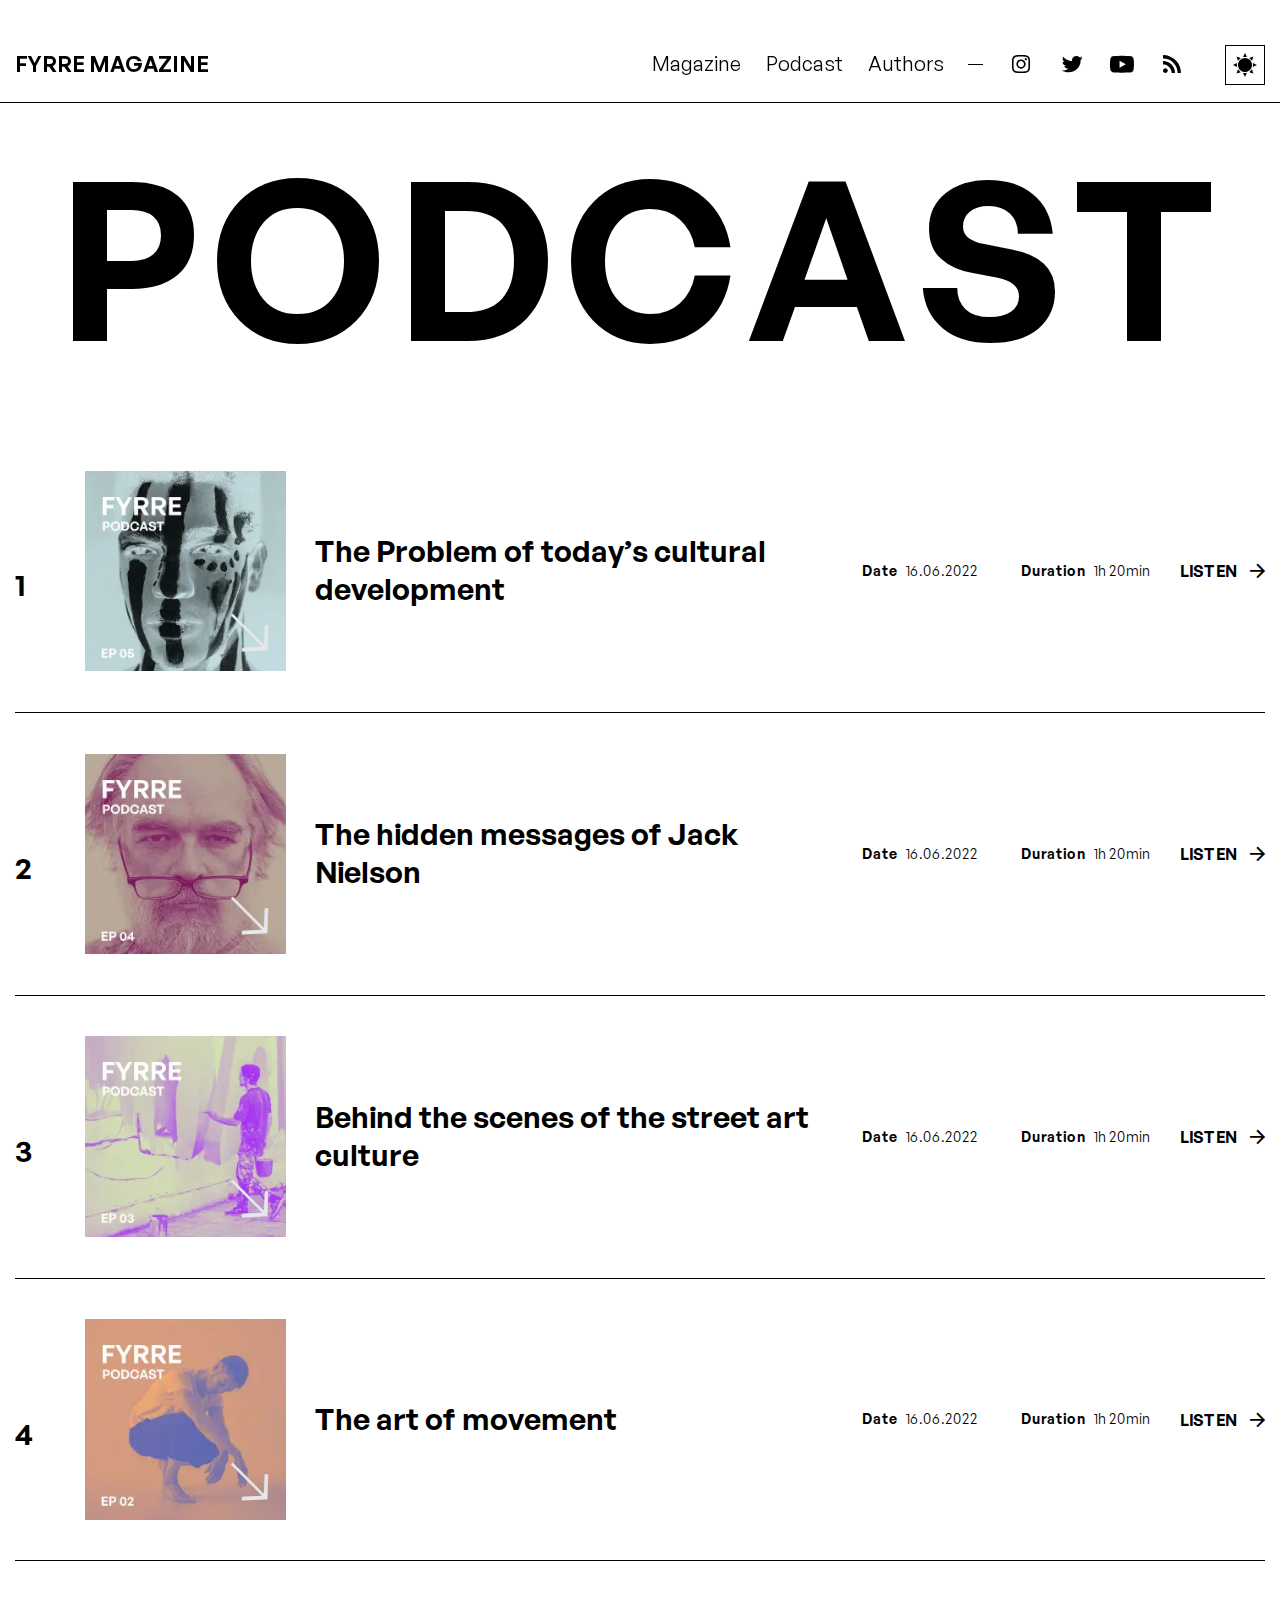
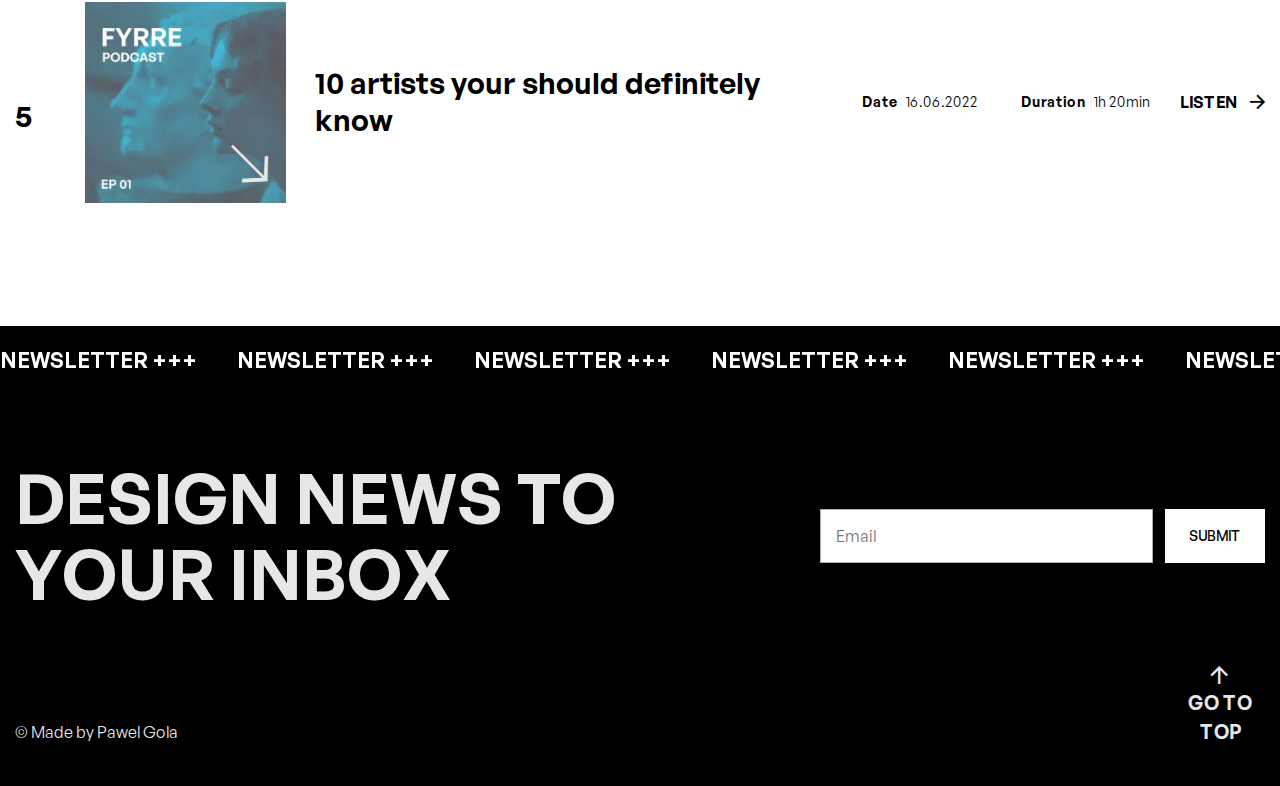
<file: podcast.html>
<!DOCTYPE html>
<html lang="en">

<head>
	<title>Podcast</title>
	<meta charset="UTF-8">
	<meta name="format-detection" content="telephone=no">
	<!-- <style>body{opacity: 0;}</style> -->
	<link rel="stylesheet" href="css/style.min.css?_v=20230523222009">
	<link rel="shortcut icon" href="favicon.ico">
	<!-- <meta name="robots" content="noindex, nofollow"> -->
	<meta name="viewport" content="width=device-width, initial-scale=1.0">
</head>

<body>
	<div class="wrapper">
		<header class="header">
			<div class="header__container">
				<a href="index.html" class="header__logo">Fyrre magazine</a>
				<div class="header__menu menu">
					<nav class="menu__body">
						<ul class="menu__list">
							<li class="menu__item">
								<a href="magazine.html" class="menu__link">
									Magazine
								</a>
							</li>
							<li class="menu__item">
								<a href="podcast.html" class="menu__link">
									Podcast
								</a>
							</li>
							<li class="menu__item">
								<a href="authors.html" class="menu__link">
									Authors
								</a>
							</li>
						</ul>
						<span class="menu__divider"></span>
						<ul class="menu__social social">
							<li class="social__item">
								<a href="#" class="social__link _icon-instagram" aria-label="Our Instagram account"></a>
							</li>
							<li class="social__item">
								<a href="#" class="social__link _icon-twitter" aria-label="Our Twitter account"></a>
							</li>
							<li class="social__item">
								<a href="#" class="social__link _icon-youtube" aria-label="Our YouTube channel"></a>
							</li>
							<li class="social__item">
								<a href="#" class="social__link _icon-rss" aria-label="RSS"></a>
							</li>
						</ul>
					</nav>
				</div>
				<div class="header__actions">
					<button type="button" class="header__color-theme color-theme" aria-label="Change the color theme of the site"></button>
					<button type="button" class="menu__icon icon-menu" aria-label="Open the menu"><span></span></button>
				</div>
			</div>
		</header>
		<main class="podcast">
			<section class="podcast__catalog-podcast podcast-catalog">
				<div class="podcast-catalog__container">
					<h1 class="podcast-catalog__title title">Podcast</h1>
					<ol class="podcast-catalog__items">
						<li class="podcast-catalog__item item-podcast">
							<div class="item-podcast__image-ibg">
								<picture><source srcset="img/frontpage/podcast/podcast-5.webp" type="image/webp"><img src="img/frontpage/podcast/podcast-5.jpg" alt="Episode 5 of the podcast"></picture>
								<a href="episode.html" class="item-podcast__cover-link cover-link _icon-arrow-link" aria-label="Link to podcast episode"></a>
							</div>
							<h3 class="item-podcast__title">
								<a href="episode.html" class="item-podcast__title-link title-link">The Problem of today’s cultural development</a>
							</h3>
							<div class="item-podcast__info">
								<div class="item-podcast__date">
									<span>Date</span> 16.06.2022
								</div>
								<div class="item-podcast__duration">
									<span>Duration</span> 1h 20min
								</div>
							</div>
							<a href="episode.html" class="item-podcast__link link _icon-arrow-small">Listen</a>
						</li>
						<li class="podcast-catalog__item item-podcast">
							<div class="item-podcast__image-ibg">
								<picture><source srcset="img/frontpage/podcast/podcast-4.webp" type="image/webp"><img src="img/frontpage/podcast/podcast-4.jpg" alt="Episode 4 of the podcast"></picture>
								<a href="episode.html" class="item-podcast__cover-link cover-link _icon-arrow-link" aria-label="Link to podcast episode"></a>
							</div>
							<h3 class="item-podcast__title">
								<a href="episode.html" class="item-podcast__title-link title-link">The hidden messages of Jack Nielson</a>
							</h3>
							<div class="item-podcast__info">
								<div class="item-podcast__date">
									<span>Date</span> 16.06.2022
								</div>
								<div class="item-podcast__duration">
									<span>Duration</span> 1h 20min
								</div>
							</div>
							<a href="episode.html" class="item-podcast__link link _icon-arrow-small">Listen</a>
						</li>
						<li class="podcast-catalog__item item-podcast">
							<div class="item-podcast__image-ibg">
								<picture><source srcset="img/frontpage/podcast/podcast-3.webp" type="image/webp"><img src="img/frontpage/podcast/podcast-3.jpg" alt="Episode 3 of the podcast"></picture>
								<a href="episode.html" class="item-podcast__cover-link cover-link _icon-arrow-link" aria-label="Link to podcast episode"></a>
							</div>
							<h3 class="item-podcast__title">
								<a href="episode.html" class="item-podcast__title-link title-link">Behind the scenes of the street art culture</a>
							</h3>
							<div class="item-podcast__info">
								<div class="item-podcast__date">
									<span>Date</span> 16.06.2022
								</div>
								<div class="item-podcast__duration">
									<span>Duration</span> 1h 20min
								</div>
							</div>
							<a href="episode.html" class="item-podcast__link link _icon-arrow-small">Listen</a>
						</li>
						<li class="podcast-catalog__item item-podcast">
							<div class="item-podcast__image-ibg">
								<picture><source srcset="img/frontpage/podcast/podcast-2.webp" type="image/webp"><img src="img/frontpage/podcast/podcast-2.jpg" alt="Episode 2 of the podcast"></picture>
								<a href="episode.html" class="item-podcast__cover-link cover-link _icon-arrow-link" aria-label="Link to podcast episode"></a>
							</div>
							<h3 class="item-podcast__title">
								<a href="episode.html" class="item-podcast__title-link title-link">The art of movement</a>
							</h3>
							<div class="item-podcast__info">
								<div class="item-podcast__date">
									<span>Date</span> 16.06.2022
								</div>
								<div class="item-podcast__duration">
									<span>Duration</span> 1h 20min
								</div>
							</div>
							<a href="episode.html" class="item-podcast__link link _icon-arrow-small">Listen</a>
						</li>
						<li class="podcast-catalog__item item-podcast">
							<div class="item-podcast__image-ibg podcast-image">
								<picture><source srcset="img/frontpage/podcast/podcast-1.webp" type="image/webp"><img src="img/frontpage/podcast/podcast-1.jpg" alt="Episode 1 of the podcast"></picture>
								<a href="episode.html" class="item-podcast__cover-link cover-link _icon-arrow-link" aria-label="Link to podcast episode"></a>
							</div>
							<h3 class="item-podcast__title">
								<a href="episode.html" class="item-podcast__title-link title-link">10 artists your should definitely know</a>
							</h3>
							<div class="item-podcast__info">
								<div class="item-podcast__date">
									<span>Date</span> 16.06.2022
								</div>
								<div class="item-podcast__duration">
									<span>Duration</span> 1h 20min
								</div>
							</div>
							<a href="episode.html" class="item-podcast__link link _icon-arrow-small">Listen</a>
						</li>
					</ol>
				</div>
			</section>
		</main>
		<footer class="footer">
			<div class="footer__news-line news">
				<div class="news__slider swiper">
					<div class="news__wrapper swiper-wrapper">
						<div class="news__slide swiper-slide">
							<div class="news__text">Newsletter +++
							</div>
						</div>
						<div class="news__slide swiper-slide">
							<div class="news__text">Newsletter +++
							</div>
						</div>
						<div class="news__slide swiper-slide">
							<div class="news__text">Newsletter +++
							</div>
						</div>
						<div class="news__slide swiper-slide">
							<div class="news__text">Newsletter +++
							</div>
						</div>
						<div class="news__slide swiper-slide">
							<div class="news__text">Newsletter +++
							</div>
						</div>
						<div class="news__slide swiper-slide">
							<div class="news__text">Newsletter +++
							</div>
						</div>
						<div class="news__slide swiper-slide">
							<div class="news__text">Newsletter +++
							</div>
						</div>
						<div class="news__slide swiper-slide">
							<div class="news__text">Newsletter +++
							</div>
						</div>
						<div class="news__slide swiper-slide">
							<div class="news__text">Newsletter +++
							</div>
						</div>
						<div class="news__slide swiper-slide">
							<div class="news__text">Newsletter +++
							</div>
						</div>
						<div class="news__slide swiper-slide">
							<div class="news__text">Newsletter +++
							</div>
						</div>
						<div class="news__slide swiper-slide">
							<div class="news__text">Newsletter +++
							</div>
						</div>
						<div class="news__slide swiper-slide">
							<div class="news__text">Newsletter +++
							</div>
						</div>
						<div class="news__slide swiper-slide">
							<div class="news__text">Newsletter +++
							</div>
						</div>
						<div class="news__slide swiper-slide">
							<div class="news__text">Newsletter +++
							</div>
						</div>
						<div class="news__slide swiper-slide">
							<div class="news__text">Newsletter +++
							</div>
						</div>
						<div class="news__slide swiper-slide">
							<div class="news__text">Newsletter +++
							</div>
						</div>
						<div class="news__slide swiper-slide">
							<div class="news__text">Newsletter +++
							</div>
						</div>
						<div class="news__slide swiper-slide">
							<div class="news__text">Newsletter +++
							</div>
						</div>
						<div class="news__slide swiper-slide">
							<div class="news__text">Newsletter +++
							</div>
						</div>
					</div>
				</div>
			</div>
			<div class="footer__container">
				<div class="footer__top">
					<div class="footer__newsletter-block newsletter-block">
						<div class="newsletter-block__title">Design News to your inbox</div>
						<div class="newsletter-block__form-block">
							<form data-dev data-popup-message="#newsletter-popup" action="#" class="newsletter-block__form">
								<input data-required="email" autocomplete="off" type="text" name="form[]" placeholder="Email" class="newsletter-block__input input">
								<button type="submit" class="newsletter-block__button button">Submit</button>
							</form>
						</div>
					</div>
				</div>
				<div class="footer__bottom">
					<div class="footer__copy">© Made by Pawel Gola</div>
					<button data-goto-speed="1000" data-goto="main" class="footer__go-top _icon-arrow-small">Go to top</button>
				</div>
			</div>
		</footer>
	</div>
	<div id="newsletter-popup" aria-hidden="true" class="newsletter-popup popup">
		<div class="popup__wrapper">
			<div class="popup__content">
				<div class="newsletter-popup__top">
					<button data-close type="button" class="popup__close newsletter-popup__close">
						<img src="img/frontpage/cross.svg" alt="">
					</button>
				</div>
				<div class="newsletter-popup__body">
					<div class="newsletter-popup__title">
						Thank you for subscribing!
					</div>
					<div class="newsletter-popup__text">
						<p>
							From now on, you’ll be the first to know about our news.
						</p>
					</div>
				</div>
			</div>
		</div>
	</div>
	<script src="js/app.min.js?_v=20230523222009"></script>
</body>

</html>
</file>
<file: css/style.min.css>
@font-face{font-family:GeneralSans;font-display:swap;src:url(../fonts/GeneralSans-Bold.woff2) format("woff2"),url(../fonts/GeneralSans-Bold.woff) format("woff");font-weight:700;font-style:normal}@font-face{font-family:GeneralSans;font-display:swap;src:url(../fonts/GeneralSans-Regular.woff2) format("woff2"),url(../fonts/GeneralSans-Regular.woff) format("woff");font-weight:400;font-style:normal}@font-face{font-family:GeneralSans;font-display:swap;src:url(../fonts/GeneralSans-Medium.woff2) format("woff2"),url(../fonts/GeneralSans-Medium.woff) format("woff");font-weight:500;font-style:normal}@font-face{font-family:GeneralSans;font-display:swap;src:url(../fonts/GeneralSans-Semibold.woff2) format("woff2"),url(../fonts/GeneralSans-Semibold.woff) format("woff");font-weight:600;font-style:normal}@font-face{font-family:icons;font-display:swap;src:url(../fonts/icons.woff2) format("woff2"),url(../fonts/icons.woff) format("woff");font-weight:400;font-style:normal}.content-article__quote-block::before,.dark .color-theme::before,.light .color-theme::before,[class*=_icon-]:before{font-family:icons;font-style:normal;font-weight:400;font-variant:normal;text-transform:none;line-height:1;-webkit-font-smoothing:antialiased;-moz-osx-font-smoothing:grayscale}[class*=_icon-]:before{display:block}._icon-sun:before{content:"\e910"}._icon-night:before{content:"\e909"}._icon-arrow-link:before{content:"\e901"}._icon-applemusic:before{content:"\e900"}._icon-arrow-small:before{content:"\e902"}._icon-soundcloud:before{content:"\e905"}._icon-spotify:before{content:"\e906"}._icon-quote:before{content:"\e977"}._icon-rss:before{content:"\e904"}._icon-instagram:before{content:"\e903"}._icon-twitter:before{content:"\e907"}._icon-youtube:before{content:"\e908"}.light .color-theme::before{content:"\e910";font-size:1.875rem}.dark .color-theme::before{content:"\e909";font-size:1.25rem}html.light body{color:#000;background-color:#fff}html.dark body{color:#e7e7e7;background-color:#000}*{padding:0;margin:0;border:0}*,:after,:before{-webkit-box-sizing:border-box;box-sizing:border-box}:active,:focus{outline:0}.light a:active,.light a:focus{color:#00f}.dark a:active,.dark a:focus{color:#f916e6}body,html{height:100%;min-width:320px}body{line-height:1;font-family:GeneralSans;font-size:1rem;-ms-text-size-adjust:100%;-moz-text-size-adjust:100%;-webkit-text-size-adjust:100%;-webkit-font-smoothing:antialiased;-moz-osx-font-smoothing:grayscale}button,input,textarea{font-family:GeneralSans;font-size:inherit;line-height:inherit}button{cursor:pointer;color:inherit;background-color:transparent}a{color:inherit;text-decoration:none}ol li,ul li{list-style:none}img{vertical-align:top}h1,h2,h3,h4,h5,h6{font-weight:inherit;font-size:inherit}body{line-height:180%}.lock body{overflow:hidden;-ms-touch-action:none;touch-action:none;-ms-scroll-chaining:none;overscroll-behavior:none}.wrapper{min-height:100%;display:-webkit-box;display:-ms-flexbox;display:flex;-webkit-box-orient:vertical;-webkit-box-direction:normal;-ms-flex-direction:column;flex-direction:column;overflow:hidden}@supports (overflow:clip){.wrapper{overflow:clip}}.wrapper>main{-webkit-box-flex:1;-ms-flex:1 1 auto;flex:1 1 auto}.wrapper>*{min-width:0}[class*=__container]{max-width:96.875rem;margin:0 auto;padding:0 .9375rem}input[type=email],input[type=tel],input[type=text],textarea{-webkit-appearance:none;-moz-appearance:none;appearance:none}.input{padding:.71875rem .9375rem;border:.0625rem solid #acacac;border-radius:0!important;width:100%;display:block}.input._form-focus{outline:0}.input._form-error{border:.0625rem solid #d82626;color:#d82626;-webkit-animation:errorInput .3s linear;animation:errorInput .3s linear}.input._form-error::-webkit-input-placeholder{color:#d82626}.input._form-error::-moz-placeholder{color:#d82626}.input._form-error:-ms-input-placeholder{color:#d82626}.input._form-error::-ms-input-placeholder{color:#d82626}.input._form-error::placeholder{color:#d82626}@-webkit-keyframes errorInput{0%{-webkit-transform:translateX(0);transform:translateX(0)}20%{-webkit-transform:translateX(.125rem);transform:translateX(.125rem)}40%{-webkit-transform:translateX(-.25rem);transform:translateX(-.25rem)}60%{-webkit-transform:translateX(.125rem);transform:translateX(.125rem)}80%{-webkit-transform:translateX(-.25rem);transform:translateX(-.25rem)}100%{-webkit-transform:translateX(0);transform:translateX(0)}}@keyframes errorInput{0%{-webkit-transform:translateX(0);transform:translateX(0)}20%{-webkit-transform:translateX(.125rem);transform:translateX(.125rem)}40%{-webkit-transform:translateX(-.25rem);transform:translateX(-.25rem)}60%{-webkit-transform:translateX(.125rem);transform:translateX(.125rem)}80%{-webkit-transform:translateX(-.25rem);transform:translateX(-.25rem)}100%{-webkit-transform:translateX(0);transform:translateX(0)}}.input[placeholder]:not([data-placeholder-nohiden])::-webkit-input-placeholder{-webkit-transition:opacity .3s;transition:opacity .3s}.input[placeholder]:not([data-placeholder-nohiden])::-moz-placeholder{-moz-transition:opacity .3s;transition:opacity .3s}.input[placeholder]:not([data-placeholder-nohiden]):-ms-input-placeholder{-ms-transition:opacity .3s;transition:opacity .3s}.input[placeholder]:not([data-placeholder-nohiden])::-ms-input-placeholder{-ms-transition:opacity .3s;transition:opacity .3s}.input[placeholder]:not([data-placeholder-nohiden])::placeholder{-webkit-transition:opacity .3s;-o-transition:opacity .3s;transition:opacity .3s}.input[placeholder]:not([data-placeholder-nohiden]):focus::-webkit-input-placeholder{opacity:0}.input[placeholder]:not([data-placeholder-nohiden]):focus::-moz-placeholder{opacity:0}.input[placeholder]:not([data-placeholder-nohiden]):focus:-ms-input-placeholder{opacity:0}.input[placeholder]:not([data-placeholder-nohiden]):focus::-ms-input-placeholder{opacity:0}.input[placeholder]:not([data-placeholder-nohiden]):focus::placeholder{opacity:0}textarea.input{resize:none;padding:0 0}body::after{content:"";background-color:rgba(0,0,0,.5);position:fixed;width:100%;height:100%;top:0;left:0;opacity:0;-webkit-transition:opacity .5s ease 0s;-o-transition:opacity .5s ease 0s;transition:opacity .5s ease 0s;pointer-events:none;z-index:149}.popup-show body::after{opacity:1}.popup{position:fixed;top:0;left:0;bottom:0;right:0;padding:1.875rem 1.25rem;-webkit-transition:visibility .5s ease 0s;-o-transition:visibility .5s ease 0s;transition:visibility .5s ease 0s;visibility:hidden;pointer-events:none}.popup_show{z-index:150;visibility:visible;overflow:auto;pointer-events:auto}.popup_show .popup__content{visibility:visible;-webkit-transform:scale(1);-ms-transform:scale(1);transform:scale(1)}.popup__wrapper{display:-webkit-box;display:-ms-flexbox;display:flex;-webkit-box-orient:vertical;-webkit-box-direction:normal;-ms-flex-direction:column;flex-direction:column;-webkit-box-align:center;-ms-flex-align:center;align-items:center;min-height:100%;width:100%;display:flex;-webkit-box-pack:center;-ms-flex-pack:center;justify-content:center;align-items:center}.popup__content{visibility:hidden;-webkit-transform:scale(0);-ms-transform:scale(0);transform:scale(0);-webkit-transition:-webkit-transform .3s ease 0s;transition:-webkit-transform .3s ease 0s;-o-transition:transform .3s ease 0s;transition:transform .3s ease 0s;transition:transform .3s ease 0s,-webkit-transform .3s ease 0s;padding:1.25rem;width:100%}.lock .popup__content{visibility:visible}.newsletter-popup .popup__content{max-width:37.5rem;border:.0625rem solid #000;background-color:#fff;color:#000}.newsletter-popup__top{display:-webkit-box;display:-ms-flexbox;display:flex;-webkit-box-align:center;-ms-flex-align:center;align-items:center;-webkit-box-pack:end;-ms-flex-pack:end;justify-content:flex-end}.newsletter-popup__close{-webkit-box-flex:0;-ms-flex:0 0 2.5rem;flex:0 0 2.5rem;display:-webkit-box;display:-ms-flexbox;display:flex;-webkit-box-pack:center;-ms-flex-pack:center;justify-content:center;-webkit-box-align:center;-ms-flex-align:center;align-items:center;width:2.5rem;height:2.5rem;border:.0625rem solid #000;outline:0}.newsletter-popup__close img{width:1.25rem;height:1.25rem}.newsletter-popup__body{padding-top:3.75rem;padding-bottom:3.75rem;text-align:center}.newsletter-popup__title{font-weight:600;line-height:120%}.newsletter-popup__text p:not(:last-child){margin-bottom:.3125rem}[class*=-ibg]{position:relative}[class*=-ibg] img{position:absolute;width:100%;height:100%;top:0;left:0;-o-object-fit:cover;object-fit:cover}[class*=-ibg_contain] img{-o-object-fit:contain;object-fit:contain}.list-popular,.podcast-catalog__items{list-style-type:none;counter-reset:item}.list-popular li,.podcast-catalog__items li{position:relative}.list-popular li:before,.podcast-catalog__items li:before{counter-increment:item;content:counter(item);position:absolute}.title{text-align:center;font-weight:600;line-height:1;text-transform:uppercase}.category{display:-webkit-inline-box;display:-ms-inline-flexbox;display:inline-flex;border-radius:1.875rem;padding:.5rem .75rem;text-transform:uppercase;line-height:1.3333333333}.dark .category{border:.0625rem solid #e7e7e7}.light .category{border:.0625rem solid #000}.link{display:-webkit-inline-box;display:-ms-inline-flexbox;display:inline-flex;-webkit-box-pack:center;-ms-flex-pack:center;justify-content:center;-webkit-box-align:center;-ms-flex-align:center;align-items:center;-webkit-box-orient:horizontal;-webkit-box-direction:reverse;-ms-flex-direction:row-reverse;flex-direction:row-reverse;font-weight:600;line-height:1.375;text-transform:uppercase;-webkit-transition:color .3s ease 0s;-o-transition:color .3s ease 0s;transition:color .3s ease 0s}.label{font-weight:600;line-height:1.375;text-transform:uppercase}.info-article{display:-webkit-box;display:-ms-flexbox;display:flex;-webkit-box-align:center;-ms-flex-align:center;align-items:center;-ms-flex-wrap:wrap;flex-wrap:wrap;-webkit-box-pack:justify;-ms-flex-pack:justify;justify-content:space-between;-webkit-column-gap:1.875rem;-moz-column-gap:1.875rem;column-gap:1.875rem;row-gap:.9375rem}.info-article__info-main{display:-webkit-box;display:-ms-flexbox;display:flex;-ms-flex-wrap:wrap;flex-wrap:wrap;-webkit-box-align:center;-ms-flex-align:center;align-items:center;-webkit-column-gap:1.5rem;-moz-column-gap:1.5rem;column-gap:1.5rem;row-gap:.3125rem;font-weight:400;font-size:.875rem;line-height:160%}.info-article__info-main span{font-weight:600}.info-article__author{display:-webkit-box;display:-ms-flexbox;display:flex;-webkit-box-align:center;-ms-flex-align:center;align-items:center;gap:.5rem}.info-article__date{display:-webkit-box;display:-ms-flexbox;display:flex;-webkit-box-align:center;-ms-flex-align:center;align-items:center;gap:.5rem}.info-article__duration{display:-webkit-box;display:-ms-flexbox;display:flex;-webkit-box-align:center;-ms-flex-align:center;align-items:center;gap:.5rem}.item-article{display:-webkit-box;display:-ms-flexbox;display:flex}.item-article_vertical{-webkit-box-orient:vertical;-webkit-box-direction:normal;-ms-flex-direction:column;flex-direction:column}.light .item-article_vertical{border:.0625rem solid #000}.dark .item-article_vertical{border:.0625rem solid #fff}.item-article_vertical .item-article__image-ibg{padding-bottom:80%}.item-article_vertical .info-article__date span{display:none}.item-article__top{display:-webkit-box;display:-ms-flexbox;display:flex;-webkit-box-align:center;-ms-flex-align:center;align-items:center;gap:1.25rem;-webkit-box-pack:justify;-ms-flex-pack:justify;justify-content:space-between}.item-article__image-ibg{-webkit-box-flex:0;-ms-flex:0 0 22.7488151659%;flex:0 0 22.7488151659%;padding-bottom:22.73%;overflow:hidden}.item-article__image-ibg img{-webkit-transition:-webkit-transform .3s ease 0s;transition:-webkit-transform .3s ease 0s;-o-transition:transform .3s ease 0s;transition:transform .3s ease 0s;transition:transform .3s ease 0s,-webkit-transform .3s ease 0s;-webkit-transform:scale(1.01);-ms-transform:scale(1.01);transform:scale(1.01)}.item-article__body{-webkit-box-flex:1;-ms-flex:1 1 auto;flex:1 1 auto;display:-webkit-box;display:-ms-flexbox;display:flex;-webkit-box-orient:vertical;-webkit-box-direction:normal;-ms-flex-direction:column;flex-direction:column;gap:.75rem}.item-article__text{-webkit-box-flex:1;-ms-flex:1 1 auto;flex:1 1 auto}.item-article__text p:not(:last-child){margin-bottom:.3125rem}.button{padding:.96875rem 1.5rem;font-weight:500;font-size:.875rem;line-height:1.3571428571;text-transform:uppercase;-webkit-transition:all .3s ease 0s;-o-transition:all .3s ease 0s;transition:all .3s ease 0s}.title-link{font-weight:600;line-height:120%;-webkit-transition:color .3s ease 0s;-o-transition:color .3s ease 0s;transition:color .3s ease 0s}.header-block{display:-webkit-box;display:-ms-flexbox;display:flex;-webkit-box-align:center;-ms-flex-align:center;align-items:center;-webkit-box-pack:justify;-ms-flex-pack:justify;justify-content:space-between;-webkit-column-gap:1.875rem;-moz-column-gap:1.875rem;column-gap:1.875rem;row-gap:.9375rem}.header-block__title{font-weight:600;line-height:110%;text-transform:uppercase}.item-podcast{display:-ms-grid;display:grid;-webkit-box-align:center;-ms-flex-align:center;align-items:center;-ms-grid-columns:17% 1fr auto auto;grid-template-columns:17% 1fr auto auto}.item-podcast_vertical{-ms-grid-columns:auto;grid-template-columns:auto;-ms-grid-rows:auto 1fr auto;grid-template-rows:auto 1fr auto}.light .item-podcast_vertical{border:.0625rem solid #000}.dark .item-podcast_vertical{border:.0625rem solid #e7e7e7}.light .item-podcast:not(:last-child){border-bottom:.0625rem solid #000}.dark .item-podcast:not(:last-child){border-bottom:.0625rem solid #e7e7e7}.item-podcast__image-ibg{padding-bottom:100%;position:relative;overflow:hidden}.item-podcast__image-ibg img{-webkit-transition:all .3s ease 0s;-o-transition:all .3s ease 0s;transition:all .3s ease 0s;-webkit-transform:scale(1.01);-ms-transform:scale(1.01);transform:scale(1.01)}.item-podcast__cover-link{bottom:6.8796068796%;right:5.4054054054%}.item-podcast__info{display:-webkit-box;display:-ms-flexbox;display:flex;-webkit-box-align:center;-ms-flex-align:center;align-items:center;-webkit-column-gap:1rem;-moz-column-gap:1rem;column-gap:1rem;row-gap:.3125rem;font-size:.875rem;line-height:160%;-ms-flex-wrap:wrap;flex-wrap:wrap}.item-podcast__info span{font-weight:600}.item-podcast__date{display:-webkit-inline-box;display:-ms-inline-flexbox;display:inline-flex;-webkit-box-align:center;-ms-flex-align:center;align-items:center;gap:.5rem}.item-podcast__duration{display:-webkit-inline-box;display:-ms-inline-flexbox;display:inline-flex;-webkit-box-align:center;-ms-flex-align:center;align-items:center;gap:.5rem}.item-podcast__link{justify-self:flex-start}.cover-link{display:-webkit-inline-box;display:-ms-inline-flexbox;display:inline-flex;-webkit-box-pack:center;-ms-flex-pack:center;justify-content:center;-webkit-box-align:center;-ms-flex-align:center;align-items:center;width:3.125rem;height:3.125rem;position:absolute;color:#e7e7e7;-webkit-transition:color .3s ease 0s;-o-transition:color .3s ease 0s;transition:color .3s ease 0s}.cover-link::before{-webkit-transform:rotate(-135deg);-ms-transform:rotate(-135deg);transform:rotate(-135deg)}.item-author{display:-webkit-box;display:-ms-flexbox;display:flex;-webkit-box-align:center;-ms-flex-align:center;align-items:center}.light .item-author{border-bottom:.0625rem solid #000}.dark .item-author{border-bottom:.0625rem solid #fff}.item-author__image{-webkit-box-flex:0;-ms-flex:0 0 9.375rem;flex:0 0 9.375rem;overflow:hidden;border-radius:50%}.item-author__image img{width:9.375rem;height:9.375rem;-webkit-transition:all .3s ease 0s;-o-transition:all .3s ease 0s;transition:all .3s ease 0s}.item-author__body{-webkit-box-flex:1;-ms-flex:1 1 auto;flex:1 1 auto}.item-author__info{display:-webkit-box;display:-ms-flexbox;display:flex;-ms-flex-wrap:wrap;flex-wrap:wrap;-webkit-box-align:center;-ms-flex-align:center;align-items:center;-webkit-column-gap:1.875rem;-moz-column-gap:1.875rem;column-gap:1.875rem;row-gap:.625rem;font-size:.875rem;line-height:160%}.item-author__info span{font-weight:600}.item-author__job{display:-webkit-inline-box;display:-ms-inline-flexbox;display:inline-flex;-webkit-box-align:center;-ms-flex-align:center;align-items:center;gap:.5rem}.item-author__city{display:-webkit-inline-box;display:-ms-inline-flexbox;display:inline-flex;-webkit-box-align:center;-ms-flex-align:center;align-items:center;gap:.5rem}.info-sidebar{display:-webkit-box;display:-ms-flexbox;display:flex;-webkit-box-orient:vertical;-webkit-box-direction:normal;-ms-flex-direction:column;flex-direction:column;-ms-flex-wrap:wrap;flex-wrap:wrap;-webkit-column-gap:1.5625rem;-moz-column-gap:1.5625rem;column-gap:1.5625rem;row-gap:.625rem}.info-sidebar span{font-weight:600}.info-sidebar__item{display:-webkit-box;display:-ms-flexbox;display:flex;-webkit-box-align:center;-ms-flex-align:center;align-items:center;-webkit-box-pack:justify;-ms-flex-pack:justify;justify-content:space-between;gap:1.25rem}.content-article__subtitle{font-weight:600;line-height:1.375;text-transform:uppercase}.content-article__subtitle:not(:last-child){margin-bottom:1rem}.content-article__title{font-weight:600;line-height:100%;text-transform:uppercase}.content-article__text:not(:last-child){margin-bottom:1.5rem}.content-article__text_bold{font-weight:500}.content-article__quote-block{position:relative}.content-article__quote-block::before{content:"\e977";position:absolute;left:0;display:-webkit-inline-box;display:-ms-inline-flexbox;display:inline-flex;-webkit-box-pack:center;-ms-flex-pack:center;justify-content:center;-webkit-box-align:center;-ms-flex-align:center;align-items:center;width:3.125rem;height:3.125rem}.light .content-article__quote-block{border-top:.0625rem solid #000;border-bottom:.0625rem solid #000}.dark .content-article__quote-block{border-top:.0625rem solid #e7e7e7;border-bottom:.0625rem solid #e7e7e7}.content-article__quote-block:not(:last-child){margin-bottom:1.5rem}.content-article__quote{padding-left:1.875rem}.content-article__quote-text{font-weight:600;line-height:120%}.content-article__quote-text:not(:last-child){margin-bottom:1.25rem}.navigation-slider{display:-webkit-box;display:-ms-flexbox;display:flex;-webkit-box-pack:center;-ms-flex-pack:center;justify-content:center;-webkit-box-align:center;-ms-flex-align:center;align-items:center;gap:1.25rem}.navigation-slider__button{display:-webkit-inline-box;display:-ms-inline-flexbox;display:inline-flex;-webkit-box-pack:center;-ms-flex-pack:center;justify-content:center;-webkit-box-align:center;-ms-flex-align:center;align-items:center;-webkit-box-flex:0;-ms-flex:0 0 2.5rem;flex:0 0 2.5rem;width:2.5rem;height:2.5rem}.navigation-slider__button::before{font-size:1.125rem}.light .navigation-slider__button{border:.0625rem solid #000}.dark .navigation-slider__button{border:.0625rem solid #e7e7e7}.navigation-slider__button.swiper-button-disabled{opacity:.4;pointer-events:none}.navigation-slider__button_prev{-webkit-transform:rotate(-180deg);-ms-transform:rotate(-180deg);transform:rotate(-180deg)}.top-article{display:-webkit-box;display:-ms-flexbox;display:flex;-webkit-box-align:center;-ms-flex-align:center;align-items:center;-webkit-box-pack:justify;-ms-flex-pack:justify;justify-content:space-between;gap:.9375rem}.podcast-image{position:relative;overflow:hidden}.podcast-image img{-webkit-transition:all .3s ease 0s;-o-transition:all .3s ease 0s;transition:all .3s ease 0s;-webkit-transform:scale(1.01);-ms-transform:scale(1.01);transform:scale(1.01)}.social{display:-webkit-box;display:-ms-flexbox;display:flex;-webkit-box-align:center;-ms-flex-align:center;align-items:center;-ms-flex-wrap:wrap;flex-wrap:wrap;-webkit-column-gap:1.25rem;-moz-column-gap:1.25rem;column-gap:1.25rem;row-gap:.3125rem}.social__item{-webkit-box-flex:0;-ms-flex:0 0 1.875rem;flex:0 0 1.875rem}.social__link{display:-webkit-inline-box;display:-ms-inline-flexbox;display:inline-flex;-webkit-box-pack:center;-ms-flex-pack:center;justify-content:center;-webkit-box-align:center;-ms-flex-align:center;align-items:center;width:1.875rem;height:1.875rem;-webkit-transition:color .3s ease 0s;-o-transition:color .3s ease 0s;transition:color .3s ease 0s}.social__link::before{font-size:1.125rem}.breadcrumbs{display:-webkit-box;display:-ms-flexbox;display:flex;-webkit-box-align:center;-ms-flex-align:center;align-items:center;gap:.625rem}.breadcrumbs__item{text-transform:uppercase;display:-webkit-inline-box;display:-ms-inline-flexbox;display:inline-flex;-webkit-box-align:center;-ms-flex-align:center;align-items:center;gap:.625rem;position:relative}.breadcrumbs__item:not(:last-child)::after{content:"/"}.breadcrumbs__link{font-weight:500;line-height:1.1875;-webkit-transition:color .3s ease 0s;-o-transition:color .3s ease 0s;transition:color .3s ease 0s}.breadcrumbs__current{font-weight:600}.light .breadcrumbs__current{color:#00f}.dark .breadcrumbs__current{color:#f916e6}.header{position:fixed;width:100%;top:0;left:0;z-index:50;-webkit-transition:all .3s ease 0s;-o-transition:all .3s ease 0s;transition:all .3s ease 0s}.light .header{border-bottom:.0625rem solid #000}.light .header._header-scroll{background-color:#fff}.dark .header{border-bottom:.0625rem solid #e7e7e7}.dark .header._header-scroll{background-color:#000}.header__container{display:-webkit-box;display:-ms-flexbox;display:flex;-webkit-box-align:center;-ms-flex-align:center;align-items:center;row-gap:.625rem}.header__logo{position:relative;z-index:5;text-transform:uppercase;font-weight:600}.header__menu{-webkit-box-flex:1;-ms-flex:1 1 auto;flex:1 1 auto}.header__actions{position:relative;z-index:5;display:-webkit-box;display:-ms-flexbox;display:flex;-webkit-box-align:center;-ms-flex-align:center;align-items:center;gap:1.5625rem}.header__color-theme{-webkit-box-flex:0;-ms-flex:0 0 2.5rem;flex:0 0 2.5rem;display:-webkit-inline-box;display:-ms-inline-flexbox;display:inline-flex;-webkit-box-pack:center;-ms-flex-pack:center;justify-content:center;-webkit-box-align:center;-ms-flex-align:center;align-items:center;width:2.5rem;height:2.5rem;-webkit-transition:border .3s ease 0s;-o-transition:border .3s ease 0s;transition:border .3s ease 0s}.light .header__color-theme{border:.0625rem solid #000}.dark .header__color-theme{border:.0625rem solid #e7e7e7}.menu__list{display:-webkit-box;display:-ms-flexbox;display:flex;-webkit-box-align:center;-ms-flex-align:center;align-items:center;-ms-flex-wrap:wrap;flex-wrap:wrap;-webkit-column-gap:1.5625rem;-moz-column-gap:1.5625rem;column-gap:1.5625rem;row-gap:.3125rem}.menu__link{font-size:1.25rem;line-height:1.35;-webkit-transition:color .3s ease 0s;-o-transition:color .3s ease 0s;transition:color .3s ease 0s}.icon-menu{display:none}.hero__article-lead .lead-article__title-link{-webkit-transition:color .3s ease 0s;-o-transition:color .3s ease 0s;transition:color .3s ease 0s}.news__line{padding:.9375rem 0 .9375rem .9375rem;display:-webkit-box;display:-ms-flexbox;display:flex;-webkit-box-align:center;-ms-flex-align:center;align-items:center;gap:1.5rem;margin:0 -.9375rem;background-color:#000;color:#e7e7e7}.dark .news__line{outline:.0625rem solid #e7e7e7}.news__title{-webkit-box-flex:0;-ms-flex:0 0 12.5rem;flex:0 0 12.5rem;font-weight:600;line-height:1.3636363636;text-transform:uppercase}.news__slider .news__wrapper{-webkit-transition-timing-function:linear;-o-transition-timing-function:linear;transition-timing-function:linear}.news__wrapper{display:-webkit-box;display:-ms-flexbox;display:flex}.news__slide{min-width:0}.lead-article{display:-ms-grid;display:grid}.lead-article__content{display:-webkit-box;display:-ms-flexbox;display:flex;-webkit-box-align:start;-ms-flex-align:start;align-items:flex-start}.lead-article__title{-webkit-box-flex:0;-ms-flex:0 1 50%;flex:0 1 50%}.lead-article__title-link{text-transform:uppercase;font-weight:600;line-height:110%}.lead-article__body{-webkit-box-flex:0;-ms-flex:0 1 50%;flex:0 1 50%;display:-ms-grid;display:grid}.lead-article__text{font-size:1.125rem}.lead-article__text p:not(:last-child){margin-bottom:.3125rem}.lead-article__image{overflow:hidden}.lead-article__image img{max-width:100%;-webkit-transform:scale(1.02);-ms-transform:scale(1.02);transform:scale(1.02)}.articles__container{display:-ms-grid;display:grid;-ms-grid-rows:auto;-ms-grid-columns:1fr 24.2763157895%;grid-template:"main aside"/1fr 24.2763157895%;row-gap:2.5rem}.light .articles__container{border-bottom:.0625rem solid #000}.dark .articles__container{border-bottom:.0625rem solid #fff}.articles__content{-ms-grid-row:1;-ms-grid-column:1;grid-area:main}.hero-article__body>.articles__content{-ms-grid-row:1;-ms-grid-column:2}.hero-episode__body>.articles__content{-ms-grid-row:1;-ms-grid-column:2}.hero-author__body>.articles__content{-ms-grid-row:1;-ms-grid-column:2}.articles__items{display:-ms-grid;display:grid}.light .articles__item:not(:last-child){border-bottom:.0625rem solid #000}.dark .articles__item:not(:last-child){border-bottom:.0625rem solid #fff}.articles__sidebar{-ms-grid-row:1;-ms-grid-column:2;grid-area:aside}.sidebar{display:-ms-grid;display:grid;-ms-flex-line-pack:start;align-content:start}.magazine-sidebar__label:not(:last-child){margin-bottom:.5rem}.magazine-sidebar__date{font-weight:600;line-height:120%}.magazine-sidebar__cover{overflow:hidden;position:relative}.magazine-sidebar__cover:not(:last-child){margin-bottom:1rem}.magazine-sidebar__image{max-width:100%;-webkit-transform:scale(1.01);-ms-transform:scale(1.01);transform:scale(1.01)}.magazine-sidebar__link{bottom:6.5075921909%;right:7.5880758808%}.light .magazine-sidebar__button{background-color:#000;color:#e7e7e7}.dark .magazine-sidebar__button{background-color:#fff;color:#000}.list-popular{display:-ms-grid;display:grid;gap:1.25rem}.list-popular__item::before{font-weight:600;line-height:120%;top:0;left:0}.light .list-popular__item:not(:last-child){border-bottom:.0625rem solid #000}.dark .list-popular__item:not(:last-child){border-bottom:.0625rem solid #fff}.list-popular__title:not(:last-child){margin-bottom:1rem}.list-popular__title-link{font-weight:600;line-height:120%;-webkit-transition:color .3s ease 0s;-o-transition:color .3s ease 0s;transition:color .3s ease 0s}.list-popular__author{display:-webkit-box;display:-ms-flexbox;display:flex;gap:.5rem;font-size:.875rem;line-height:160%}.list-popular__author span{font-weight:600}.newsletter-sidebar{-webkit-transition:all .3s ease 0s;-o-transition:all .3s ease 0s;transition:all .3s ease 0s}.light .newsletter-sidebar{background-color:#000;color:#e7e7e7}.dark .newsletter-sidebar{background-color:#fff;color:#000}.newsletter-sidebar__label:not(:last-child){margin-bottom:.5rem}.newsletter-sidebar__title{font-weight:600;line-height:130%}.newsletter-sidebar__title:not(:last-child){margin-bottom:1rem}.form-newsletter{display:-ms-grid;display:grid;gap:.75rem}.form-newsletter__button{-ms-grid-column-align:end;justify-self:end}.light .form-newsletter__button{background-color:#fff;color:#000}.dark .form-newsletter__button{background-color:#000;color:#e7e7e7}.podcast__items{display:-ms-grid;display:grid;grid-template-columns:repeat(auto-fit,minmax(18.125rem,1fr));gap:.625rem}.authors__wrapper{display:-ms-grid;display:grid;-ms-grid-columns:(1fr)[2];grid-template-columns:repeat(2,1fr);gap:.625rem}.authors__wrapper:not(:last-child){margin-bottom:1.5625rem}.light .authors__item{border:.0625rem solid #000}.dark .authors__item{border:.0625rem solid #e7e7e7}.authors__item .item-author__title:not(:last-child){margin-bottom:1.25rem}.authors__button_prev::before{-webkit-transform:rotate(180deg);-ms-transform:rotate(180deg);transform:rotate(180deg)}.catalog-magazine__navigation{display:-webkit-box;display:-ms-flexbox;display:flex;-webkit-box-align:center;-ms-flex-align:center;align-items:center;-webkit-box-pack:justify;-ms-flex-pack:justify;justify-content:space-between;-webkit-column-gap:1.875rem;-moz-column-gap:1.875rem;column-gap:1.875rem;row-gap:.9375rem}.catalog-magazine__buttons{display:-webkit-box;display:-ms-flexbox;display:flex;-ms-flex-wrap:wrap;flex-wrap:wrap;-webkit-box-align:center;-ms-flex-align:center;align-items:center;-webkit-column-gap:.9375rem;-moz-column-gap:.9375rem;column-gap:.9375rem;row-gap:.5rem}.catalog-magazine__category{-webkit-transition:all .3s ease 0s;-o-transition:all .3s ease 0s;transition:all .3s ease 0s}.light .catalog-magazine__category.active{border:.0625rem solid #00f;color:#00f}.dark .catalog-magazine__category.active{border:.0625rem solid #f916e6;color:#f916e6}.catalog-magazine__items{-webkit-transition:all .3s;-o-transition:all .3s;transition:all .3s}.catalog-magazine__item{margin-bottom:.625rem;width:32.5%}.catalog-magazine__item .item-article__image-ibg{padding-bottom:99.2700729927%}.hero-article__body{margin:0 auto;max-width:62.5rem;display:-ms-grid;display:grid;-ms-grid-rows:auto;-ms-grid-columns:32% 1fr;grid-template:"sidebar main"/32% 1fr}.hero-article__sidebar{-ms-grid-row:1;-ms-grid-column:1;grid-area:sidebar}.hero-episode__body>.hero-article__sidebar{-ms-grid-row:1;-ms-grid-column:1}.hero-author__body>.hero-article__sidebar{-ms-grid-row:1;-ms-grid-column:1}.hero-article__content{-ms-grid-row:1;-ms-grid-column:1;grid-area:main}.hero-article__body>.hero-article__content{-ms-grid-row:1;-ms-grid-column:2}.hero-episode__body>.hero-article__content{-ms-grid-row:1;-ms-grid-column:2}.hero-author__body>.hero-article__content{-ms-grid-row:1;-ms-grid-column:2}.sidebar-article__author{display:-webkit-box;display:-ms-flexbox;display:flex;-webkit-box-align:center;-ms-flex-align:center;align-items:center;gap:1rem;padding-bottom:1.875rem}.light .sidebar-article__author{border-bottom:.0625rem solid #000}.dark .sidebar-article__author{border-bottom:.0625rem solid #e7e7e7}.sidebar-article__image{-webkit-box-flex:0;-ms-flex:0 0 5rem;flex:0 0 5rem;overflow:hidden;border-radius:50%}.sidebar-article__image img{width:5rem;height:5rem}.latest-posts__wrapper{display:-ms-grid;display:grid;grid-template-columns:repeat(auto-fit,minmax(18.75rem,1fr));gap:.625rem;-ms-flex-line-pack:stretch;align-content:stretch}.latest-posts__item .item-article_vertical .item-article__image-ibg{padding-bottom:30%}.podcast-catalog__items{display:-ms-grid;display:grid}.podcast-catalog__item::before{font-size:1.875rem;font-weight:600;top:50%;left:0}.hero-episode__body{margin:0 auto;max-width:75rem;display:-ms-grid;display:grid;-ms-grid-rows:auto;-ms-grid-columns:29.1666666667% 1fr;grid-template:"sidebar main"/29.1666666667% 1fr}.hero-episode__sidebar{-ms-grid-row:1;-ms-grid-column:1;grid-area:sidebar}.hero-episode__body>.hero-episode__sidebar{-ms-grid-row:1;-ms-grid-column:1}.hero-author__body>.hero-episode__sidebar{-ms-grid-row:1;-ms-grid-column:1}.hero-episode__content{-ms-grid-row:1;-ms-grid-column:1;grid-area:main}.hero-article__body>.hero-episode__content{-ms-grid-row:1;-ms-grid-column:2}.hero-episode__body>.hero-episode__content{-ms-grid-row:1;-ms-grid-column:2}.hero-author__body>.hero-episode__content{-ms-grid-row:1;-ms-grid-column:2}.sidebar-episode__image{overflow:hidden}.sidebar-episode__image img{-webkit-transform:scale(1.01);-ms-transform:scale(1.01);transform:scale(1.01);width:100%}.sidebar-episode__info{padding-top:1.875rem}.light .sidebar-episode__info{border-top:.0625rem solid #000}.dark .sidebar-episode__info{border-top:.0625rem solid #fff}.listen-sidebar{display:-webkit-box;display:-ms-flexbox;display:flex;-webkit-box-align:center;-ms-flex-align:center;align-items:center;-webkit-box-pack:justify;-ms-flex-pack:justify;justify-content:space-between;gap:1.25rem}.listen-sidebar__text{font-weight:600;line-height:160%}.listen-sidebar__items{display:-webkit-box;display:-ms-flexbox;display:flex;-webkit-box-align:center;-ms-flex-align:center;align-items:center;gap:1rem}.listen-sidebar__item{-webkit-box-flex:0;-ms-flex:0 0 2.5rem;flex:0 0 2.5rem}.listen-sidebar__link{width:2.5rem;height:1.875rem;display:-webkit-inline-box;display:-ms-inline-flexbox;display:inline-flex;-webkit-box-pack:center;-ms-flex-pack:center;justify-content:center;-webkit-box-align:center;-ms-flex-align:center;align-items:center;-webkit-transition:all .3s ease 0s;-o-transition:all .3s ease 0s;transition:all .3s ease 0s}.listen-sidebar__link::before{font-size:1.375rem}.latest-episodes__wrapper{display:-ms-grid;display:grid;grid-template-columns:repeat(auto-fit,minmax(18.75rem,1fr));gap:.625rem}.latest-episodes__wrapper:not(:last-child){margin-bottom:1.5625rem}.authors-block__items{display:-ms-grid;display:grid}.authors-block__item .item-author__body{display:-webkit-box;display:-ms-flexbox;display:flex;-webkit-box-align:center;-ms-flex-align:center;align-items:center;-webkit-box-pack:justify;-ms-flex-pack:justify;justify-content:space-between;gap:1.875rem}.authors-block__item .item-author__info{-webkit-box-pack:end;-ms-flex-pack:end;justify-content:flex-end}.hero-author__body{max-width:75rem;margin:0 auto;display:-ms-grid;display:grid;-ms-grid-rows:auto;-ms-grid-columns:29.1666666667% 1fr;grid-template:"sidebar main"/29.1666666667% 1fr}.hero-author__sidebar{-ms-grid-row:1;-ms-grid-column:1;grid-area:sidebar}.hero-episode__body>.hero-author__sidebar{-ms-grid-row:1;-ms-grid-column:1}.hero-author__body>.hero-author__sidebar{-ms-grid-row:1;-ms-grid-column:1}.hero-author__image{overflow:hidden;border-radius:50%}.hero-author__image img{width:100%}.hero-author__follow{display:-webkit-box;display:-ms-flexbox;display:flex;-ms-flex-wrap:wrap;flex-wrap:wrap;-webkit-box-align:center;-ms-flex-align:center;align-items:center;-webkit-column-gap:1.5625rem;-moz-column-gap:1.5625rem;column-gap:1.5625rem;row-gap:.625rem;-webkit-box-pack:justify;-ms-flex-pack:justify;justify-content:space-between}.light .hero-author__follow{border-top:.0625rem solid #000}.dark .hero-author__follow{border-top:.0625rem solid #fff}.hero-author__follow span{font-weight:600;text-transform:uppercase;font-size:1.25rem;line-height:1.35}.hero-author__content{-ms-grid-row:1;-ms-grid-column:1;grid-area:main}.hero-article__body>.hero-author__content{-ms-grid-row:1;-ms-grid-column:2}.hero-episode__body>.hero-author__content{-ms-grid-row:1;-ms-grid-column:2}.hero-author__body>.hero-author__content{-ms-grid-row:1;-ms-grid-column:2}.light .articles-author__container{border-top:.0625rem solid #000}.dark .articles-author__container{border-top:.0625rem solid #fff}.articles-author__title{font-weight:600;line-height:110%}.articles-author__wrapper{display:-ms-grid;display:grid;grid-template-columns:repeat(auto-fit,minmax(31.875rem,1fr));gap:.625rem}.articles-author__wrapper:not(:last-child){margin-bottom:1.5625rem}.light .articles-author__slide{border:.0625rem solid #000}.dark .articles-author__slide{border:.0625rem solid #fff}.light .footer{color:#e7e7e7;background-color:#000}.dark .footer{color:#000;background-color:#fff}.footer__news-line{background-color:#000;color:#fff;padding-top:1.25rem;padding-bottom:1.25rem}.dark .footer__news-line{outline:.0625rem solid #fff}.footer__news-line .news__text{font-weight:600;line-height:1.3636363636;text-transform:uppercase}.footer__top{padding-bottom:1.875rem}.footer__bottom{padding-bottom:2.5rem;display:-webkit-box;display:-ms-flexbox;display:flex;-webkit-box-align:end;-ms-flex-align:end;align-items:flex-end;-webkit-box-pack:justify;-ms-flex-pack:justify;justify-content:space-between;-webkit-column-gap:1.875rem;-moz-column-gap:1.875rem;column-gap:1.875rem;row-gap:.625rem}.footer__go-top{text-transform:uppercase;font-weight:600;display:-ms-grid;display:grid;gap:.3125rem;-webkit-animation:goToTop 1.7s infinite linear;animation:goToTop 1.7s infinite linear;-webkit-transition:color .3s ease 0s;-o-transition:color .3s ease 0s;transition:color .3s ease 0s}.footer__go-top::before{-webkit-transform:rotate(-90deg);-ms-transform:rotate(-90deg);transform:rotate(-90deg)}@-webkit-keyframes goToTop{0%{-webkit-transform:translateY(-.1875rem);transform:translateY(-.1875rem)}25%{-webkit-transform:translateY(.375rem);transform:translateY(.375rem)}50%{-webkit-transform:translateY(-.1875rem);transform:translateY(-.1875rem)}75%{-webkit-transform:translateY(.375rem);transform:translateY(.375rem)}100%{-webkit-transform:translateY(-.1875rem);transform:translateY(-.1875rem)}}@keyframes goToTop{0%{-webkit-transform:translateY(-.1875rem);transform:translateY(-.1875rem)}25%{-webkit-transform:translateY(.375rem);transform:translateY(.375rem)}50%{-webkit-transform:translateY(-.1875rem);transform:translateY(-.1875rem)}75%{-webkit-transform:translateY(.375rem);transform:translateY(.375rem)}100%{-webkit-transform:translateY(-.1875rem);transform:translateY(-.1875rem)}}.newsletter-block{display:-webkit-box;display:-ms-flexbox;display:flex;-webkit-box-align:center;-ms-flex-align:center;align-items:center;-webkit-box-pack:justify;-ms-flex-pack:justify;justify-content:space-between}.newsletter-block__title{-webkit-box-flex:0;-ms-flex:0 0 49.3421052632%;flex:0 0 49.3421052632%;font-weight:600;line-height:110%;text-transform:uppercase}.newsletter-block__form{display:-webkit-box;display:-ms-flexbox;display:flex;gap:.75rem}.light .newsletter-block__button{background-color:#fff;color:#000}.dark .newsletter-block__button{background-color:#000;color:#e7e7e7}.swiper{overflow:hidden}.swiper-initialized{-ms-touch-action:pan-y;touch-action:pan-y}.swiper-wrapper{width:100%;height:100%;-webkit-box-sizing:content-box;box-sizing:content-box;position:relative}.swiper-vertical .swiper-wrapper{-webkit-box-orient:vertical;-webkit-box-direction:normal;-ms-flex-direction:column;flex-direction:column}.swiper-autoheight .swiper-wrapper{-webkit-box-align:start;-ms-flex-align:start;align-items:flex-start}.swiper-initialized .swiper-slide{-ms-flex-negative:0;flex-shrink:0}.swiper-android .swiper-slide,.swiper-android .swiper-wrapper{-webkit-transform:translate3d(0,0,0);transform:translate3d(0,0,0)}.swiper-button-lock{display:none!important}@media (min-width:29.99875em){.footer__go-top{-webkit-box-flex:0;-ms-flex:0 0 5.625rem;flex:0 0 5.625rem}}@media (min-width:47.99875em){.navigation-slider{display:none}}@media (min-width:61.99875em){.menu__body{display:-webkit-box;display:-ms-flexbox;display:flex;-webkit-box-align:center;-ms-flex-align:center;align-items:center;gap:1.5rem;-webkit-box-pack:end;-ms-flex-pack:end;justify-content:flex-end}.menu__divider{height:.0625rem;width:.9375rem}.light .menu__divider{background-color:#000}.dark .menu__divider{background-color:#fff}.lead-article__body{padding-top:.625rem}.newsletter-block__form-block{-webkit-box-flex:0;-ms-flex:0 0 27.8125rem;flex:0 0 27.8125rem}}@media (min-width:96.875em){.wrapper>main{padding-top:9.6875rem}.newsletter-popup__title{font-size:3rem}.newsletter-popup__title:not(:last-child){margin-bottom:2.5rem}.newsletter-popup__text{font-size:1.375rem}.title{font-size:16.875rem}.title{letter-spacing:.625rem}.category{font-size:.875rem}.link{gap:.9375rem}.item-article_vertical{padding:2.5rem}.item-article{gap:3rem}.title-link{font-size:2rem}.header-block:not(:last-child){margin-bottom:3.75rem}.header-block__title{font-size:6.25rem}.item-podcast_vertical{padding:2.8125rem}.item-podcast{gap:2rem}.cover-link::before{font-size:2.8125rem}.item-author{gap:2.8125rem}.content-article__title{font-size:6.25rem}.content-article__title:not(:last-child){margin-bottom:2rem}.content-article__text_bold{font-size:1.25rem}.content-article__quote-block::before{top:2.5rem}.content-article__quote-block::before{font-size:2.8125rem}.content-article__quote-block{padding:3rem}.content-article__quote-text{font-size:3rem}.top-article:not(:last-child){margin-bottom:5rem}.header{padding-top:3.125rem}.header{padding-bottom:1.25rem}.header._header-scroll{padding-top:1.875rem}.header._header-scroll{padding-bottom:.625rem}.header__container{-webkit-column-gap:2.8125rem;-moz-column-gap:2.8125rem;column-gap:2.8125rem}.header__logo{font-size:1.375rem}.hero__top:not(:last-child){margin-bottom:4.6875rem}.hero__title:not(:last-child){margin-bottom:3rem}.news__title{font-size:1.375rem}.lead-article{gap:3rem}.lead-article__content{gap:2.5rem}.lead-article__title-link{font-size:6.5rem}.lead-article__body{gap:4rem}.articles__container{padding-top:4.0625rem}.articles__container{padding-bottom:4.6875rem}.articles__items{gap:3rem}.articles__items:not(:last-child){margin-bottom:3.75rem}.articles__item:not(:last-child){padding-bottom:3rem}.sidebar{gap:3.75rem}.magazine-sidebar__date{font-size:3rem}.magazine-sidebar__date:not(:last-child){margin-bottom:2rem}.popular-sidebar__label:not(:last-child){margin-bottom:1.5625rem}.list-popular__item{padding-left:3.75rem}.list-popular__item::before{font-size:1.5rem}.list-popular__item:not(:last-child){padding-bottom:1.5rem}.list-popular__title-link{font-size:1.375rem}.newsletter-sidebar{padding:1.875rem}.newsletter-sidebar__title{font-size:2rem}.podcast__container{padding-top:4.375rem}.podcast__container{padding-bottom:4.375rem}.authors__container{padding-top:4.375rem}.authors__container{padding-bottom:5.625rem}.authors__item{padding:2rem}.catalog-magazine__container{padding-bottom:6.25rem}.catalog-magazine__title{margin-bottom:4.375rem}.catalog-magazine__navigation:not(:last-child){margin-bottom:2.5rem}.hero-article__container{padding-bottom:5.625rem}.hero-article__intro:not(:last-child){margin-bottom:5rem}.hero-article__body{gap:4rem}.sidebar-article__author:not(:last-child){margin-bottom:2rem}.latest-posts__container{padding-top:3.75rem}.latest-posts__container{padding-bottom:5.625rem}.podcast-catalog__container{padding-bottom:5.625rem}.podcast-catalog__title:not(:last-child){margin-bottom:4.375rem}.podcast-catalog__item{padding-top:2.8125rem}.podcast-catalog__item{padding-left:5rem}.podcast-catalog__item{padding-bottom:2.8125rem}.podcast-catalog .item-podcast__info{-webkit-column-gap:3.125rem;-moz-column-gap:3.125rem;column-gap:3.125rem}.hero-episode__container{padding-bottom:5.625rem}.hero-episode__body{gap:4rem}.sidebar-episode__image:not(:last-child){margin-bottom:2rem}.listen-sidebar:not(:last-child){margin-bottom:3rem}.listen-sidebar__text{font-size:1.25rem}.latest-episodes__container{padding-top:4.375rem}.latest-episodes__container{padding-bottom:5.625rem}.authors-block__container{padding-bottom:5.625rem}.authors-block__title{margin-bottom:4.375rem}.authors-block__items{gap:3rem}.authors-block__item{padding-bottom:3rem}.authors-block__item .item-author__info{-webkit-column-gap:5.625rem;-moz-column-gap:5.625rem;column-gap:5.625rem}.hero-author__body{gap:5.625rem}.hero-author__body{padding-bottom:6.875rem}.hero-author__image:not(:last-child){margin-bottom:3rem}.hero-author__follow{padding-top:2rem}.articles-author__container{padding-top:3.75rem}.articles-author__container{padding-bottom:7.5rem}.articles-author__title{font-size:4.5rem}.articles-author__title:not(:last-child){margin-bottom:3.75rem}.articles-author__slide{padding:2rem}.footer__news-line .news__text{font-size:1.375rem}.footer__top{padding-top:4.375rem}.footer__bottom{padding-top:1.5625rem}.footer__go-top{font-size:1.25rem}.newsletter-block{gap:2.8125rem}.newsletter-block__title{font-size:5rem}}@media (min-width:95em){.articles__container{-webkit-column-gap:5.9375rem;-moz-column-gap:5.9375rem;column-gap:5.9375rem}}@media (max-width:75em){.button{padding:.625rem 1.25rem}}@media (max-width:20em){.wrapper>main{padding-top:6.875rem}.newsletter-popup__title{font-size:2.1875rem}.newsletter-popup__title:not(:last-child){margin-bottom:1.5625rem}.newsletter-popup__text{font-size:1.125rem}.title{font-size:3.125rem}.title{letter-spacing:.125rem}.category{font-size:.75rem}.link{gap:.5rem}.item-article_vertical{padding:1.25rem}.item-article{gap:1.5625rem}.title-link{font-size:1.375rem}.header-block:not(:last-child){margin-bottom:1.875rem}.header-block__title{font-size:2.375rem}.item-podcast_vertical{padding:1.5625rem}.item-podcast{gap:1.25rem}.cover-link::before{font-size:2.1875rem}.item-author{gap:.9375rem}.content-article__title{font-size:2.1875rem}.content-article__title:not(:last-child){margin-bottom:1.25rem}.content-article__text_bold{font-size:1.125rem}.content-article__quote-block::before{top:.9375rem}.content-article__quote-block::before{font-size:1.875rem}.content-article__quote-block{padding:1.5625rem}.content-article__quote-text{font-size:1.5625rem}.top-article:not(:last-child){margin-bottom:2.8125rem}.header{padding-top:1.5625rem}.header{padding-bottom:.625rem}.header._header-scroll{padding-top:.625rem}.header._header-scroll{padding-bottom:.3125rem}.header__container{-webkit-column-gap:.9375rem;-moz-column-gap:.9375rem;column-gap:.9375rem}.header__logo{font-size:1.125rem}.hero__top:not(:last-child){margin-bottom:2.5rem}.hero__title:not(:last-child){margin-bottom:1.25rem}.news__title{font-size:1.125rem}.lead-article{gap:1.5625rem}.lead-article__content{gap:1.25rem}.lead-article__title-link{font-size:2.1875rem}.lead-article__body{gap:1.25rem}.articles__container{padding-top:3.125rem}.articles__container{padding-bottom:2.8125rem}.articles__items{gap:1.5625rem}.articles__items:not(:last-child){margin-bottom:1.5625rem}.articles__item:not(:last-child){padding-bottom:1.25rem}.sidebar{gap:1.875rem}.magazine-sidebar__date{font-size:1.5625rem}.magazine-sidebar__date:not(:last-child){margin-bottom:.9375rem}.popular-sidebar__label:not(:last-child){margin-bottom:.9375rem}.list-popular__item{padding-left:1.875rem}.list-popular__item::before{font-size:1.125rem}.list-popular__item:not(:last-child){padding-bottom:.9375rem}.list-popular__title-link{font-size:1.125rem}.newsletter-sidebar{padding:.9375rem}.newsletter-sidebar__title{font-size:1.375rem}.podcast__container{padding-top:2.5rem}.podcast__container{padding-bottom:2.5rem}.authors__container{padding-top:2.5rem}.authors__container{padding-bottom:3.4375rem}.authors__item{padding:.9375rem}.catalog-magazine__container{padding-bottom:3.4375rem}.catalog-magazine__title{margin-bottom:2.5rem}.catalog-magazine__navigation:not(:last-child){margin-bottom:1.25rem}.hero-article__container{padding-bottom:3.4375rem}.hero-article__intro:not(:last-child){margin-bottom:3.125rem}.hero-article__body{gap:1.875rem}.sidebar-article__author:not(:last-child){margin-bottom:1.25rem}.latest-posts__container{padding-top:1.875rem}.latest-posts__container{padding-bottom:3.4375rem}.podcast-catalog__container{padding-bottom:3.4375rem}.podcast-catalog__title:not(:last-child){margin-bottom:2.5rem}.podcast-catalog__item{padding-top:1.5625rem}.podcast-catalog__item{padding-left:2.1875rem}.podcast-catalog__item{padding-bottom:1.5625rem}.podcast-catalog .item-podcast__info{-webkit-column-gap:1.25rem;-moz-column-gap:1.25rem;column-gap:1.25rem}.hero-episode__container{padding-bottom:3.4375rem}.hero-episode__body{gap:3.125rem}.sidebar-episode__image:not(:last-child){margin-bottom:1.25rem}.listen-sidebar:not(:last-child){margin-bottom:1.25rem}.listen-sidebar__text{font-size:1.125rem}.latest-episodes__container{padding-top:1.875rem}.latest-episodes__container{padding-bottom:3.4375rem}.authors-block__container{padding-bottom:3.4375rem}.authors-block__title{margin-bottom:2.5rem}.authors-block__items{gap:1.875rem}.authors-block__item{padding-bottom:1.875rem}.authors-block__item .item-author__info{-webkit-column-gap:1.875rem;-moz-column-gap:1.875rem;column-gap:1.875rem}.hero-author__body{gap:3.125rem}.hero-author__body{padding-bottom:2.8125rem}.hero-author__image:not(:last-child){margin-bottom:1.25rem}.hero-author__follow{padding-top:1.25rem}.articles-author__container{padding-top:2.5rem}.articles-author__container{padding-bottom:3.125rem}.articles-author__title{font-size:2.1875rem}.articles-author__title:not(:last-child){margin-bottom:1.875rem}.articles-author__slide{padding:.9375rem}.footer__news-line .news__text{font-size:1.125rem}.footer__top{padding-top:3.125rem}.footer__bottom{padding-top:.9375rem}.footer__go-top{font-size:1rem}.newsletter-block{gap:1.5625rem}.newsletter-block__title{font-size:1.875rem}}@media (max-width:61.99875em){.menu__body{position:fixed;top:0;left:-100%;width:100%;height:100%;overflow:auto;z-index:3;padding-left:1.25rem;padding-right:1.25rem;padding-bottom:1.25rem;text-align:center;-webkit-transition:left .3s ease 0s;-o-transition:left .3s ease 0s;transition:left .3s ease 0s}.light .menu__body{background-color:#fff}.light .menu__body::before{background-color:#fff}.dark .menu__body{background-color:#000}.dark .menu__body::before{background-color:#000}.menu__body::before{content:"";position:fixed;width:100%;top:0;left:-100%;-webkit-transition:left .3s ease 0s;-o-transition:left .3s ease 0s;transition:left .3s ease 0s}.menu-open .menu__body{left:0}.menu-open .menu__body::before{left:0}.menu__list{-webkit-box-orient:vertical;-webkit-box-direction:normal;-ms-flex-direction:column;flex-direction:column;row-gap:2.1875rem}.menu__link{font-size:2.1875rem}.menu__social{-webkit-box-pack:center;-ms-flex-pack:center;justify-content:center}.menu__social .social__item{-webkit-box-flex:0;-ms-flex:0 0 2.1875rem;flex:0 0 2.1875rem}.menu__social .social__link{width:2.1875rem;height:2.1875rem}.menu__social .social__link::before{font-size:1.5625rem}.icon-menu{display:block;position:relative;width:1.875rem;height:1.5625rem;z-index:5}.icon-menu span,.icon-menu::after,.icon-menu::before{content:"";-webkit-transition:all .3s ease 0s;-o-transition:all .3s ease 0s;transition:all .3s ease 0s;right:0;position:absolute;width:100%;height:.25rem}.light .icon-menu span,.light .icon-menu::after,.light .icon-menu::before{background-color:#000}.dark .icon-menu span,.dark .icon-menu::after,.dark .icon-menu::before{background-color:#fff}.icon-menu::before{top:0}.icon-menu::after{bottom:0}.icon-menu span{top:calc(50% - .125rem)}.menu-open .icon-menu span{width:0}.menu-open .icon-menu::before{top:calc(50% - .125rem);-webkit-transform:rotate(-45deg);-ms-transform:rotate(-45deg);transform:rotate(-45deg)}.menu-open .icon-menu::after{bottom:calc(50% - .125rem);-webkit-transform:rotate(45deg);-ms-transform:rotate(45deg);transform:rotate(45deg)}.lead-article__content{-webkit-box-orient:vertical;-webkit-box-direction:normal;-ms-flex-direction:column;flex-direction:column}.articles__container{-ms-grid-rows:auto;grid-template:"aside" "main"}.sidebar{-ms-grid-columns:(auto)[3];grid-template-columns:repeat(3,auto);-webkit-box-align:center;-ms-flex-align:center;align-items:center}.catalog-magazine__item{width:49%}.newsletter-block{-webkit-box-orient:vertical;-webkit-box-direction:normal;-ms-flex-direction:column;flex-direction:column;-webkit-box-align:stretch;-ms-flex-align:stretch;align-items:stretch}.newsletter-block__title{text-align:center}.newsletter-block__form{max-width:27.8125rem;margin:0 auto}.articles__content{-ms-grid-row:2;-ms-grid-column:1}.articles__sidebar{-ms-grid-row:1;-ms-grid-column:1}.hero-article__content{-ms-grid-row:2;-ms-grid-column:1}.hero-episode__content{-ms-grid-row:2;-ms-grid-column:1}.hero-author__content{-ms-grid-row:2;-ms-grid-column:1}}@media (max-width:61.99875em) and (max-width:20em){.menu__body{padding-top:8.75rem}.menu__list:not(:last-child){margin-bottom:5rem}}@media (max-width:61.99875em) and (any-hover:none){.icon-menu{cursor:default}}@media (max-width:47.99875em){.item-article{-webkit-box-orient:vertical;-webkit-box-direction:normal;-ms-flex-direction:column;flex-direction:column}.item-article__image-ibg{padding-bottom:60%}.item-podcast{-ms-grid-columns:auto;grid-template-columns:auto;-ms-grid-rows:(auto)[4];grid-template-rows:repeat(4,auto)}.info-sidebar{-webkit-box-orient:horizontal;-webkit-box-direction:normal;-ms-flex-direction:row;flex-direction:row;-webkit-box-pack:center;-ms-flex-pack:center;justify-content:center}.news__line{padding:.625rem 0 .625rem 0}.news__title{display:none}.sidebar{-ms-grid-columns:(auto)[2];grid-template-columns:repeat(2,auto)}.sidebar__newsletter{display:none}.authors__wrapper{display:-webkit-box;display:-ms-flexbox;display:flex;gap:0}.catalog-magazine__navigation{-webkit-box-orient:vertical;-webkit-box-direction:normal;-ms-flex-direction:column;flex-direction:column;-webkit-box-pack:center;-ms-flex-pack:center;justify-content:center}.catalog-magazine__buttons{-webkit-box-pack:center;-ms-flex-pack:center;justify-content:center}.hero-article__body{-ms-grid-rows:auto;grid-template:"sidebar" "main"}.latest-posts__wrapper{gap:0;display:-webkit-box;display:-ms-flexbox;display:flex}.latest-posts__wrapper:not(:last-child){margin-bottom:1.5625rem}.podcast-catalog__item .item-podcast__cover-link{width:4.375rem;height:4.375rem}.hero-episode__body{-ms-grid-rows:auto;grid-template:"sidebar" "main"}.sidebar-episode{text-align:center}.listen-sidebar{-webkit-box-pack:center;-ms-flex-pack:center;justify-content:center}.latest-episodes__wrapper{display:-webkit-box;display:-ms-flexbox;display:flex;gap:0}.authors-block__item{display:-ms-grid;display:grid}.authors-block__item .item-author__body{-webkit-box-orient:vertical;-webkit-box-direction:normal;-ms-flex-direction:column;flex-direction:column}.authors-block__item .item-author__info{-webkit-box-pack:center;-ms-flex-pack:center;justify-content:center}.authors-block__item .item-author__image{-ms-grid-column-align:center;justify-self:center}.hero-author__body{-ms-grid-rows:auto;grid-template:"sidebar" "main"}.hero-author__follow{-webkit-box-pack:center;-ms-flex-pack:center;justify-content:center}.articles-author__wrapper{display:-webkit-box;display:-ms-flexbox;display:flex;gap:0}.hero-article__body>.articles__content{-ms-grid-row:2;-ms-grid-column:1}.hero-episode__body>.articles__content{-ms-grid-row:2;-ms-grid-column:1}.hero-author__body>.articles__content{-ms-grid-row:2;-ms-grid-column:1}.hero-article__sidebar{-ms-grid-row:1;-ms-grid-column:1}.hero-episode__body>.hero-article__sidebar{-ms-grid-row:1;-ms-grid-column:1}.hero-author__body>.hero-article__sidebar{-ms-grid-row:1;-ms-grid-column:1}.hero-article__body>.hero-article__content{-ms-grid-row:2;-ms-grid-column:1}.hero-episode__body>.hero-article__content{-ms-grid-row:2;-ms-grid-column:1}.hero-author__body>.hero-article__content{-ms-grid-row:2;-ms-grid-column:1}.hero-episode__sidebar{-ms-grid-row:1;-ms-grid-column:1}.hero-episode__body>.hero-episode__sidebar{-ms-grid-row:1;-ms-grid-column:1}.hero-author__body>.hero-episode__sidebar{-ms-grid-row:1;-ms-grid-column:1}.hero-article__body>.hero-episode__content{-ms-grid-row:2;-ms-grid-column:1}.hero-episode__body>.hero-episode__content{-ms-grid-row:2;-ms-grid-column:1}.hero-author__body>.hero-episode__content{-ms-grid-row:2;-ms-grid-column:1}.hero-author__sidebar{-ms-grid-row:1;-ms-grid-column:1}.hero-episode__body>.hero-author__sidebar{-ms-grid-row:1;-ms-grid-column:1}.hero-author__body>.hero-author__sidebar{-ms-grid-row:1;-ms-grid-column:1}.hero-article__body>.hero-author__content{-ms-grid-row:2;-ms-grid-column:1}.hero-episode__body>.hero-author__content{-ms-grid-row:2;-ms-grid-column:1}.hero-author__body>.hero-author__content{-ms-grid-row:2;-ms-grid-column:1}}@media (max-width:47.99875em) and (max-width:20em){.podcast-catalog__item .item-podcast__cover-link::before{font-size:2.5rem}}@media (max-width:37.5em){.catalog-magazine__item{width:100%}}@media (max-width:29.99875em){.header-block{-webkit-box-orient:vertical;-webkit-box-direction:normal;-ms-flex-direction:column;flex-direction:column;-webkit-box-align:start;-ms-flex-align:start;align-items:flex-start}.top-article{-webkit-box-orient:vertical;-webkit-box-direction:reverse;-ms-flex-direction:column-reverse;flex-direction:column-reverse}.sidebar{-ms-grid-columns:auto;grid-template-columns:auto;justify-items:center}.sidebar__popular{display:none}.authors__item{-webkit-box-orient:vertical;-webkit-box-direction:normal;-ms-flex-direction:column;flex-direction:column;-webkit-box-align:center;-ms-flex-align:center;align-items:center;text-align:center}.sidebar-article__author{-webkit-box-pack:center;-ms-flex-pack:center;justify-content:center}.footer__bottom{-webkit-box-orient:vertical;-webkit-box-direction:reverse;-ms-flex-direction:column-reverse;flex-direction:column-reverse;-webkit-box-align:center;-ms-flex-align:center;align-items:center}.newsletter-block__form{-webkit-box-orient:vertical;-webkit-box-direction:normal;-ms-flex-direction:column;flex-direction:column}.newsletter-block__button{width:100%}}@media (min-width:20em) and (max-width:96.875em){@supports (padding-top:clamp(6.875rem ,6.1432926829rem + 3.6585365854vw ,9.6875rem)){.wrapper>main{padding-top:clamp(6.875rem ,6.1432926829rem + 3.6585365854vw ,9.6875rem)}}@supports not (padding-top:clamp(6.875rem ,6.1432926829rem + 3.6585365854vw ,9.6875rem)){.wrapper>main{padding-top:calc(6.875rem + 2.8125 * (100vw - 20rem)/ 76.875)}}@supports (font-size:clamp(2.1875rem ,1.9761178862rem + 1.0569105691vw ,3rem)){.newsletter-popup__title{font-size:clamp(2.1875rem ,1.9761178862rem + 1.0569105691vw ,3rem)}}@supports not (font-size:clamp(2.1875rem ,1.9761178862rem + 1.0569105691vw ,3rem)){.newsletter-popup__title{font-size:calc(2.1875rem + .8125 * (100vw - 20rem)/ 76.875)}}@supports (margin-bottom:clamp(1.5625rem ,1.318597561rem + 1.2195121951vw ,2.5rem)){.newsletter-popup__title:not(:last-child){margin-bottom:clamp(1.5625rem ,1.318597561rem + 1.2195121951vw ,2.5rem)}}@supports not (margin-bottom:clamp(1.5625rem ,1.318597561rem + 1.2195121951vw ,2.5rem)){.newsletter-popup__title:not(:last-child){margin-bottom:calc(1.5625rem + .9375 * (100vw - 20rem)/ 76.875)}}@supports (font-size:clamp(1.125rem ,1.0599593496rem + 0.325203252vw ,1.375rem)){.newsletter-popup__text{font-size:clamp(1.125rem ,1.0599593496rem + .325203252vw ,1.375rem)}}@supports not (font-size:clamp(1.125rem ,1.0599593496rem + 0.325203252vw ,1.375rem)){.newsletter-popup__text{font-size:calc(1.125rem + .25 * (100vw - 20rem)/ 76.875)}}@supports (font-size:clamp(3.125rem ,-0.4522357724rem + 17.8861788618vw ,16.875rem)){.title{font-size:clamp(3.125rem ,-.4522357724rem + 17.8861788618vw ,16.875rem)}}@supports not (font-size:clamp(3.125rem ,-0.4522357724rem + 17.8861788618vw ,16.875rem)){.title{font-size:calc(3.125rem + 13.75 * (100vw - 20rem)/ 76.875)}}@supports (letter-spacing:clamp(0.125rem ,-0.0050813008rem + 0.6504065041vw ,0.625rem)){.title{letter-spacing:clamp(.125rem ,-.0050813008rem + .6504065041vw ,.625rem)}}@supports not (letter-spacing:clamp(0.125rem ,-0.0050813008rem + 0.6504065041vw ,0.625rem)){.title{letter-spacing:calc(.125rem + .5 * (100vw - 20rem)/ 76.875)}}@supports (font-size:clamp(0.75rem ,0.7174796748rem + 0.162601626vw ,0.875rem)){.category{font-size:clamp(.75rem ,.7174796748rem + .162601626vw ,.875rem)}}@supports not (font-size:clamp(0.75rem ,0.7174796748rem + 0.162601626vw ,0.875rem)){.category{font-size:calc(.75rem + .125 * (100vw - 20rem)/ 76.875)}}@supports (gap:clamp(0.5rem ,0.3861788618rem + 0.5691056911vw ,0.9375rem)){.link{gap:clamp(.5rem ,.3861788618rem + .5691056911vw ,.9375rem)}}@supports not (gap:clamp(0.5rem ,0.3861788618rem + 0.5691056911vw ,0.9375rem)){.link{gap:calc(.5rem + .4375 * (100vw - 20rem)/ 76.875)}}@supports (padding:clamp(1.25rem ,0.924796748rem + 1.6260162602vw ,2.5rem)){.item-article_vertical{padding:clamp(1.25rem ,.924796748rem + 1.6260162602vw ,2.5rem)}}@supports not (padding:clamp(1.25rem ,0.924796748rem + 1.6260162602vw ,2.5rem)){.item-article_vertical{padding:calc(1.25rem + 1.25 * (100vw - 20rem)/ 76.875)}}@supports (gap:clamp(1.5625rem ,1.1885162602rem + 1.8699186992vw ,3rem)){.item-article{gap:clamp(1.5625rem ,1.1885162602rem + 1.8699186992vw ,3rem)}}@supports not (gap:clamp(1.5625rem ,1.1885162602rem + 1.8699186992vw ,3rem)){.item-article{gap:calc(1.5625rem + 1.4375 * (100vw - 20rem)/ 76.875)}}@supports (font-size:clamp(1.375rem ,1.212398374rem + 0.8130081301vw ,2rem)){.title-link{font-size:clamp(1.375rem ,1.212398374rem + .8130081301vw ,2rem)}}@supports not (font-size:clamp(1.375rem ,1.212398374rem + 0.8130081301vw ,2rem)){.title-link{font-size:calc(1.375rem + .625 * (100vw - 20rem)/ 76.875)}}@supports (margin-bottom:clamp(1.875rem ,1.387195122rem + 2.4390243902vw ,3.75rem)){.header-block:not(:last-child){margin-bottom:clamp(1.875rem ,1.387195122rem + 2.4390243902vw ,3.75rem)}}@supports not (margin-bottom:clamp(1.875rem ,1.387195122rem + 2.4390243902vw ,3.75rem)){.header-block:not(:last-child){margin-bottom:calc(1.875rem + 1.875 * (100vw - 20rem)/ 76.875)}}@supports (font-size:clamp(2.375rem ,1.3668699187rem + 5.0406504065vw ,6.25rem)){.header-block__title{font-size:clamp(2.375rem ,1.3668699187rem + 5.0406504065vw ,6.25rem)}}@supports not (font-size:clamp(2.375rem ,1.3668699187rem + 5.0406504065vw ,6.25rem)){.header-block__title{font-size:calc(2.375rem + 3.875 * (100vw - 20rem)/ 76.875)}}@supports (padding:clamp(1.5625rem ,1.237296748rem + 1.6260162602vw ,2.8125rem)){.item-podcast_vertical{padding:clamp(1.5625rem ,1.237296748rem + 1.6260162602vw ,2.8125rem)}}@supports not (padding:clamp(1.5625rem ,1.237296748rem + 1.6260162602vw ,2.8125rem)){.item-podcast_vertical{padding:calc(1.5625rem + 1.25 * (100vw - 20rem)/ 76.875)}}@supports (gap:clamp(1.25rem ,1.0548780488rem + 0.9756097561vw ,2rem)){.item-podcast{gap:clamp(1.25rem ,1.0548780488rem + .9756097561vw ,2rem)}}@supports not (gap:clamp(1.25rem ,1.0548780488rem + 0.9756097561vw ,2rem)){.item-podcast{gap:calc(1.25rem + .75 * (100vw - 20rem)/ 76.875)}}@supports (font-size:clamp(2.1875rem ,2.024898374rem + 0.8130081301vw ,2.8125rem)){.cover-link::before{font-size:clamp(2.1875rem ,2.024898374rem + .8130081301vw ,2.8125rem)}}@supports not (font-size:clamp(2.1875rem ,2.024898374rem + 0.8130081301vw ,2.8125rem)){.cover-link::before{font-size:calc(2.1875rem + .625 * (100vw - 20rem)/ 76.875)}}@supports (gap:clamp(0.9375rem ,0.449695122rem + 2.4390243902vw ,2.8125rem)){.item-author{gap:clamp(.9375rem ,.449695122rem + 2.4390243902vw ,2.8125rem)}}@supports not (gap:clamp(0.9375rem ,0.449695122rem + 2.4390243902vw ,2.8125rem)){.item-author{gap:calc(.9375rem + 1.875 * (100vw - 20rem)/ 76.875)}}@supports (font-size:clamp(2.1875rem ,1.1305894309rem + 5.2845528455vw ,6.25rem)){.content-article__title{font-size:clamp(2.1875rem ,1.1305894309rem + 5.2845528455vw ,6.25rem)}}@supports not (font-size:clamp(2.1875rem ,1.1305894309rem + 5.2845528455vw ,6.25rem)){.content-article__title{font-size:calc(2.1875rem + 4.0625 * (100vw - 20rem)/ 76.875)}}@supports (margin-bottom:clamp(1.25rem ,1.0548780488rem + 0.9756097561vw ,2rem)){.content-article__title:not(:last-child){margin-bottom:clamp(1.25rem ,1.0548780488rem + .9756097561vw ,2rem)}}@supports not (margin-bottom:clamp(1.25rem ,1.0548780488rem + 0.9756097561vw ,2rem)){.content-article__title:not(:last-child){margin-bottom:calc(1.25rem + .75 * (100vw - 20rem)/ 76.875)}}@supports (font-size:clamp(1.125rem ,1.0924796748rem + 0.162601626vw ,1.25rem)){.content-article__text_bold{font-size:clamp(1.125rem ,1.0924796748rem + .162601626vw ,1.25rem)}}@supports not (font-size:clamp(1.125rem ,1.0924796748rem + 0.162601626vw ,1.25rem)){.content-article__text_bold{font-size:calc(1.125rem + .125 * (100vw - 20rem)/ 76.875)}}@supports (top:clamp(0.9375rem ,0.530995935rem + 2.0325203252vw ,2.5rem)){.content-article__quote-block::before{top:clamp(.9375rem ,.530995935rem + 2.0325203252vw ,2.5rem)}}@supports not (top:clamp(0.9375rem ,0.530995935rem + 2.0325203252vw ,2.5rem)){.content-article__quote-block::before{top:calc(.9375rem + 1.5625 * (100vw - 20rem)/ 76.875)}}@supports (font-size:clamp(1.875rem ,1.631097561rem + 1.2195121951vw ,2.8125rem)){.content-article__quote-block::before{font-size:clamp(1.875rem ,1.631097561rem + 1.2195121951vw ,2.8125rem)}}@supports not (font-size:clamp(1.875rem ,1.631097561rem + 1.2195121951vw ,2.8125rem)){.content-article__quote-block::before{font-size:calc(1.875rem + .9375 * (100vw - 20rem)/ 76.875)}}@supports (padding:clamp(1.5625rem ,1.1885162602rem + 1.8699186992vw ,3rem)){.content-article__quote-block{padding:clamp(1.5625rem ,1.1885162602rem + 1.8699186992vw ,3rem)}}@supports not (padding:clamp(1.5625rem ,1.1885162602rem + 1.8699186992vw ,3rem)){.content-article__quote-block{padding:calc(1.5625rem + 1.4375 * (100vw - 20rem)/ 76.875)}}@supports (font-size:clamp(1.5625rem ,1.1885162602rem + 1.8699186992vw ,3rem)){.content-article__quote-text{font-size:clamp(1.5625rem ,1.1885162602rem + 1.8699186992vw ,3rem)}}@supports not (font-size:clamp(1.5625rem ,1.1885162602rem + 1.8699186992vw ,3rem)){.content-article__quote-text{font-size:calc(1.5625rem + 1.4375 * (100vw - 20rem)/ 76.875)}}@supports (margin-bottom:clamp(2.8125rem ,2.2433943089rem + 2.8455284553vw ,5rem)){.top-article:not(:last-child){margin-bottom:clamp(2.8125rem ,2.2433943089rem + 2.8455284553vw ,5rem)}}@supports not (margin-bottom:clamp(2.8125rem ,2.2433943089rem + 2.8455284553vw ,5rem)){.top-article:not(:last-child){margin-bottom:calc(2.8125rem + 2.1875 * (100vw - 20rem)/ 76.875)}}@supports (padding-top:clamp(1.5625rem ,1.155995935rem + 2.0325203252vw ,3.125rem)){.header{padding-top:clamp(1.5625rem ,1.155995935rem + 2.0325203252vw ,3.125rem)}}@supports not (padding-top:clamp(1.5625rem ,1.155995935rem + 2.0325203252vw ,3.125rem)){.header{padding-top:calc(1.5625rem + 1.5625 * (100vw - 20rem)/ 76.875)}}@supports (padding-bottom:clamp(0.625rem ,0.462398374rem + 0.8130081301vw ,1.25rem)){.header{padding-bottom:clamp(.625rem ,.462398374rem + .8130081301vw ,1.25rem)}}@supports not (padding-bottom:clamp(0.625rem ,0.462398374rem + 0.8130081301vw ,1.25rem)){.header{padding-bottom:calc(.625rem + .625 * (100vw - 20rem)/ 76.875)}}@supports (padding-top:clamp(0.625rem ,0.299796748rem + 1.6260162602vw ,1.875rem)){.header._header-scroll{padding-top:clamp(.625rem ,.299796748rem + 1.6260162602vw ,1.875rem)}}@supports not (padding-top:clamp(0.625rem ,0.299796748rem + 1.6260162602vw ,1.875rem)){.header._header-scroll{padding-top:calc(.625rem + 1.25 * (100vw - 20rem)/ 76.875)}}@supports (padding-bottom:clamp(0.3125rem ,0.231199187rem + 0.406504065vw ,0.625rem)){.header._header-scroll{padding-bottom:clamp(.3125rem ,.231199187rem + .406504065vw ,.625rem)}}@supports not (padding-bottom:clamp(0.3125rem ,0.231199187rem + 0.406504065vw ,0.625rem)){.header._header-scroll{padding-bottom:calc(.3125rem + .3125 * (100vw - 20rem)/ 76.875)}}@supports ((-moz-column-gap:clamp(0.9375rem ,0.449695122rem + 2.4390243902vw ,2.8125rem)) or (column-gap:clamp(0.9375rem ,0.449695122rem + 2.4390243902vw ,2.8125rem))){.header__container{-webkit-column-gap:clamp(.9375rem ,.449695122rem + 2.4390243902vw ,2.8125rem);-moz-column-gap:clamp(.9375rem ,.449695122rem + 2.4390243902vw ,2.8125rem);column-gap:clamp(.9375rem ,.449695122rem + 2.4390243902vw ,2.8125rem)}}@supports not ((-moz-column-gap:clamp(0.9375rem ,0.449695122rem + 2.4390243902vw ,2.8125rem)) or (column-gap:clamp(0.9375rem ,0.449695122rem + 2.4390243902vw ,2.8125rem))){.header__container{-webkit-column-gap:calc(.9375rem + 1.875 * (100vw - 20rem)/ 76.875);-moz-column-gap:calc(.9375rem + 1.875 * (100vw - 20rem)/ 76.875);column-gap:calc(.9375rem + 1.875 * (100vw - 20rem)/ 76.875)}}@supports (font-size:clamp(1.125rem ,1.0599593496rem + 0.325203252vw ,1.375rem)){.header__logo{font-size:clamp(1.125rem ,1.0599593496rem + .325203252vw ,1.375rem)}}@supports not (font-size:clamp(1.125rem ,1.0599593496rem + 0.325203252vw ,1.375rem)){.header__logo{font-size:calc(1.125rem + .25 * (100vw - 20rem)/ 76.875)}}@supports (margin-bottom:clamp(2.5rem ,1.9308943089rem + 2.8455284553vw ,4.6875rem)){.hero__top:not(:last-child){margin-bottom:clamp(2.5rem ,1.9308943089rem + 2.8455284553vw ,4.6875rem)}}@supports not (margin-bottom:clamp(2.5rem ,1.9308943089rem + 2.8455284553vw ,4.6875rem)){.hero__top:not(:last-child){margin-bottom:calc(2.5rem + 2.1875 * (100vw - 20rem)/ 76.875)}}@supports (margin-bottom:clamp(1.25rem ,0.7947154472rem + 2.2764227642vw ,3rem)){.hero__title:not(:last-child){margin-bottom:clamp(1.25rem ,.7947154472rem + 2.2764227642vw ,3rem)}}@supports not (margin-bottom:clamp(1.25rem ,0.7947154472rem + 2.2764227642vw ,3rem)){.hero__title:not(:last-child){margin-bottom:calc(1.25rem + 1.75 * (100vw - 20rem)/ 76.875)}}@supports (font-size:clamp(1.125rem ,1.0599593496rem + 0.325203252vw ,1.375rem)){.news__title{font-size:clamp(1.125rem ,1.0599593496rem + .325203252vw ,1.375rem)}}@supports not (font-size:clamp(1.125rem ,1.0599593496rem + 0.325203252vw ,1.375rem)){.news__title{font-size:calc(1.125rem + .25 * (100vw - 20rem)/ 76.875)}}@supports (gap:clamp(1.5625rem ,1.1885162602rem + 1.8699186992vw ,3rem)){.lead-article{gap:clamp(1.5625rem ,1.1885162602rem + 1.8699186992vw ,3rem)}}@supports not (gap:clamp(1.5625rem ,1.1885162602rem + 1.8699186992vw ,3rem)){.lead-article{gap:calc(1.5625rem + 1.4375 * (100vw - 20rem)/ 76.875)}}@supports (gap:clamp(1.25rem ,0.924796748rem + 1.6260162602vw ,2.5rem)){.lead-article__content{gap:clamp(1.25rem ,.924796748rem + 1.6260162602vw ,2.5rem)}}@supports not (gap:clamp(1.25rem ,0.924796748rem + 1.6260162602vw ,2.5rem)){.lead-article__content{gap:calc(1.25rem + 1.25 * (100vw - 20rem)/ 76.875)}}@supports (font-size:clamp(2.1875rem ,1.0655487805rem + 5.6097560976vw ,6.5rem)){.lead-article__title-link{font-size:clamp(2.1875rem ,1.0655487805rem + 5.6097560976vw ,6.5rem)}}@supports not (font-size:clamp(2.1875rem ,1.0655487805rem + 5.6097560976vw ,6.5rem)){.lead-article__title-link{font-size:calc(2.1875rem + 4.3125 * (100vw - 20rem)/ 76.875)}}@supports (gap:clamp(1.25rem ,0.5345528455rem + 3.5772357724vw ,4rem)){.lead-article__body{gap:clamp(1.25rem ,.5345528455rem + 3.5772357724vw ,4rem)}}@supports not (gap:clamp(1.25rem ,0.5345528455rem + 3.5772357724vw ,4rem)){.lead-article__body{gap:calc(1.25rem + 2.75 * (100vw - 20rem)/ 76.875)}}@supports (padding-top:clamp(3.125rem ,2.881097561rem + 1.2195121951vw ,4.0625rem)){.articles__container{padding-top:clamp(3.125rem ,2.881097561rem + 1.2195121951vw ,4.0625rem)}}@supports not (padding-top:clamp(3.125rem ,2.881097561rem + 1.2195121951vw ,4.0625rem)){.articles__container{padding-top:calc(3.125rem + .9375 * (100vw - 20rem)/ 76.875)}}@supports (padding-bottom:clamp(2.8125rem ,2.324695122rem + 2.4390243902vw ,4.6875rem)){.articles__container{padding-bottom:clamp(2.8125rem ,2.324695122rem + 2.4390243902vw ,4.6875rem)}}@supports not (padding-bottom:clamp(2.8125rem ,2.324695122rem + 2.4390243902vw ,4.6875rem)){.articles__container{padding-bottom:calc(2.8125rem + 1.875 * (100vw - 20rem)/ 76.875)}}@supports (gap:clamp(1.5625rem ,1.1885162602rem + 1.8699186992vw ,3rem)){.articles__items{gap:clamp(1.5625rem ,1.1885162602rem + 1.8699186992vw ,3rem)}}@supports not (gap:clamp(1.5625rem ,1.1885162602rem + 1.8699186992vw ,3rem)){.articles__items{gap:calc(1.5625rem + 1.4375 * (100vw - 20rem)/ 76.875)}}@supports (margin-bottom:clamp(1.5625rem ,0.9933943089rem + 2.8455284553vw ,3.75rem)){.articles__items:not(:last-child){margin-bottom:clamp(1.5625rem ,.9933943089rem + 2.8455284553vw ,3.75rem)}}@supports not (margin-bottom:clamp(1.5625rem ,0.9933943089rem + 2.8455284553vw ,3.75rem)){.articles__items:not(:last-child){margin-bottom:calc(1.5625rem + 2.1875 * (100vw - 20rem)/ 76.875)}}@supports (padding-bottom:clamp(1.25rem ,0.7947154472rem + 2.2764227642vw ,3rem)){.articles__item:not(:last-child){padding-bottom:clamp(1.25rem ,.7947154472rem + 2.2764227642vw ,3rem)}}@supports not (padding-bottom:clamp(1.25rem ,0.7947154472rem + 2.2764227642vw ,3rem)){.articles__item:not(:last-child){padding-bottom:calc(1.25rem + 1.75 * (100vw - 20rem)/ 76.875)}}@supports (gap:clamp(1.875rem ,1.387195122rem + 2.4390243902vw ,3.75rem)){.sidebar{gap:clamp(1.875rem ,1.387195122rem + 2.4390243902vw ,3.75rem)}}@supports not (gap:clamp(1.875rem ,1.387195122rem + 2.4390243902vw ,3.75rem)){.sidebar{gap:calc(1.875rem + 1.875 * (100vw - 20rem)/ 76.875)}}@supports (font-size:clamp(1.5625rem ,1.1885162602rem + 1.8699186992vw ,3rem)){.magazine-sidebar__date{font-size:clamp(1.5625rem ,1.1885162602rem + 1.8699186992vw ,3rem)}}@supports not (font-size:clamp(1.5625rem ,1.1885162602rem + 1.8699186992vw ,3rem)){.magazine-sidebar__date{font-size:calc(1.5625rem + 1.4375 * (100vw - 20rem)/ 76.875)}}@supports (margin-bottom:clamp(0.9375rem ,0.6610772358rem + 1.3821138211vw ,2rem)){.magazine-sidebar__date:not(:last-child){margin-bottom:clamp(.9375rem ,.6610772358rem + 1.3821138211vw ,2rem)}}@supports not (margin-bottom:clamp(0.9375rem ,0.6610772358rem + 1.3821138211vw ,2rem)){.magazine-sidebar__date:not(:last-child){margin-bottom:calc(.9375rem + 1.0625 * (100vw - 20rem)/ 76.875)}}@supports (margin-bottom:clamp(0.9375rem ,0.774898374rem + 0.8130081301vw ,1.5625rem)){.popular-sidebar__label:not(:last-child){margin-bottom:clamp(.9375rem ,.774898374rem + .8130081301vw ,1.5625rem)}}@supports not (margin-bottom:clamp(0.9375rem ,0.774898374rem + 0.8130081301vw ,1.5625rem)){.popular-sidebar__label:not(:last-child){margin-bottom:calc(.9375rem + .625 * (100vw - 20rem)/ 76.875)}}@supports (padding-left:clamp(1.875rem ,1.387195122rem + 2.4390243902vw ,3.75rem)){.list-popular__item{padding-left:clamp(1.875rem ,1.387195122rem + 2.4390243902vw ,3.75rem)}}@supports not (padding-left:clamp(1.875rem ,1.387195122rem + 2.4390243902vw ,3.75rem)){.list-popular__item{padding-left:calc(1.875rem + 1.875 * (100vw - 20rem)/ 76.875)}}@supports (font-size:clamp(1.125rem ,1.0274390244rem + 0.487804878vw ,1.5rem)){.list-popular__item::before{font-size:clamp(1.125rem ,1.0274390244rem + .487804878vw ,1.5rem)}}@supports not (font-size:clamp(1.125rem ,1.0274390244rem + 0.487804878vw ,1.5rem)){.list-popular__item::before{font-size:calc(1.125rem + .375 * (100vw - 20rem)/ 76.875)}}@supports (padding-bottom:clamp(0.9375rem ,0.7911585366rem + 0.7317073171vw ,1.5rem)){.list-popular__item:not(:last-child){padding-bottom:clamp(.9375rem ,.7911585366rem + .7317073171vw ,1.5rem)}}@supports not (padding-bottom:clamp(0.9375rem ,0.7911585366rem + 0.7317073171vw ,1.5rem)){.list-popular__item:not(:last-child){padding-bottom:calc(.9375rem + .5625 * (100vw - 20rem)/ 76.875)}}@supports (font-size:clamp(1.125rem ,1.0599593496rem + 0.325203252vw ,1.375rem)){.list-popular__title-link{font-size:clamp(1.125rem ,1.0599593496rem + .325203252vw ,1.375rem)}}@supports not (font-size:clamp(1.125rem ,1.0599593496rem + 0.325203252vw ,1.375rem)){.list-popular__title-link{font-size:calc(1.125rem + .25 * (100vw - 20rem)/ 76.875)}}@supports (padding:clamp(0.9375rem ,0.693597561rem + 1.2195121951vw ,1.875rem)){.newsletter-sidebar{padding:clamp(.9375rem ,.693597561rem + 1.2195121951vw ,1.875rem)}}@supports not (padding:clamp(0.9375rem ,0.693597561rem + 1.2195121951vw ,1.875rem)){.newsletter-sidebar{padding:calc(.9375rem + .9375 * (100vw - 20rem)/ 76.875)}}@supports (font-size:clamp(1.375rem ,1.212398374rem + 0.8130081301vw ,2rem)){.newsletter-sidebar__title{font-size:clamp(1.375rem ,1.212398374rem + .8130081301vw ,2rem)}}@supports not (font-size:clamp(1.375rem ,1.212398374rem + 0.8130081301vw ,2rem)){.newsletter-sidebar__title{font-size:calc(1.375rem + .625 * (100vw - 20rem)/ 76.875)}}@supports (padding-top:clamp(2.5rem ,2.012195122rem + 2.4390243902vw ,4.375rem)){.podcast__container{padding-top:clamp(2.5rem ,2.012195122rem + 2.4390243902vw ,4.375rem)}}@supports not (padding-top:clamp(2.5rem ,2.012195122rem + 2.4390243902vw ,4.375rem)){.podcast__container{padding-top:calc(2.5rem + 1.875 * (100vw - 20rem)/ 76.875)}}@supports (padding-bottom:clamp(2.5rem ,2.012195122rem + 2.4390243902vw ,4.375rem)){.podcast__container{padding-bottom:clamp(2.5rem ,2.012195122rem + 2.4390243902vw ,4.375rem)}}@supports not (padding-bottom:clamp(2.5rem ,2.012195122rem + 2.4390243902vw ,4.375rem)){.podcast__container{padding-bottom:calc(2.5rem + 1.875 * (100vw - 20rem)/ 76.875)}}@supports (padding-top:clamp(2.5rem ,2.012195122rem + 2.4390243902vw ,4.375rem)){.authors__container{padding-top:clamp(2.5rem ,2.012195122rem + 2.4390243902vw ,4.375rem)}}@supports not (padding-top:clamp(2.5rem ,2.012195122rem + 2.4390243902vw ,4.375rem)){.authors__container{padding-top:calc(2.5rem + 1.875 * (100vw - 20rem)/ 76.875)}}@supports (padding-bottom:clamp(3.4375rem ,2.8683943089rem + 2.8455284553vw ,5.625rem)){.authors__container{padding-bottom:clamp(3.4375rem ,2.8683943089rem + 2.8455284553vw ,5.625rem)}}@supports not (padding-bottom:clamp(3.4375rem ,2.8683943089rem + 2.8455284553vw ,5.625rem)){.authors__container{padding-bottom:calc(3.4375rem + 2.1875 * (100vw - 20rem)/ 76.875)}}@supports (padding:clamp(0.9375rem ,0.6610772358rem + 1.3821138211vw ,2rem)){.authors__item{padding:clamp(.9375rem ,.6610772358rem + 1.3821138211vw ,2rem)}}@supports not (padding:clamp(0.9375rem ,0.6610772358rem + 1.3821138211vw ,2rem)){.authors__item{padding:calc(.9375rem + 1.0625 * (100vw - 20rem)/ 76.875)}}@supports (padding-bottom:clamp(3.4375rem ,2.7057926829rem + 3.6585365854vw ,6.25rem)){.catalog-magazine__container{padding-bottom:clamp(3.4375rem ,2.7057926829rem + 3.6585365854vw ,6.25rem)}}@supports not (padding-bottom:clamp(3.4375rem ,2.7057926829rem + 3.6585365854vw ,6.25rem)){.catalog-magazine__container{padding-bottom:calc(3.4375rem + 2.8125 * (100vw - 20rem)/ 76.875)}}@supports (margin-bottom:clamp(2.5rem ,2.012195122rem + 2.4390243902vw ,4.375rem)){.catalog-magazine__title{margin-bottom:clamp(2.5rem ,2.012195122rem + 2.4390243902vw ,4.375rem)}}@supports not (margin-bottom:clamp(2.5rem ,2.012195122rem + 2.4390243902vw ,4.375rem)){.catalog-magazine__title{margin-bottom:calc(2.5rem + 1.875 * (100vw - 20rem)/ 76.875)}}@supports (margin-bottom:clamp(1.25rem ,0.924796748rem + 1.6260162602vw ,2.5rem)){.catalog-magazine__navigation:not(:last-child){margin-bottom:clamp(1.25rem ,.924796748rem + 1.6260162602vw ,2.5rem)}}@supports not (margin-bottom:clamp(1.25rem ,0.924796748rem + 1.6260162602vw ,2.5rem)){.catalog-magazine__navigation:not(:last-child){margin-bottom:calc(1.25rem + 1.25 * (100vw - 20rem)/ 76.875)}}@supports (padding-bottom:clamp(3.4375rem ,2.8683943089rem + 2.8455284553vw ,5.625rem)){.hero-article__container{padding-bottom:clamp(3.4375rem ,2.8683943089rem + 2.8455284553vw ,5.625rem)}}@supports not (padding-bottom:clamp(3.4375rem ,2.8683943089rem + 2.8455284553vw ,5.625rem)){.hero-article__container{padding-bottom:calc(3.4375rem + 2.1875 * (100vw - 20rem)/ 76.875)}}@supports (margin-bottom:clamp(3.125rem ,2.637195122rem + 2.4390243902vw ,5rem)){.hero-article__intro:not(:last-child){margin-bottom:clamp(3.125rem ,2.637195122rem + 2.4390243902vw ,5rem)}}@supports not (margin-bottom:clamp(3.125rem ,2.637195122rem + 2.4390243902vw ,5rem)){.hero-article__intro:not(:last-child){margin-bottom:calc(3.125rem + 1.875 * (100vw - 20rem)/ 76.875)}}@supports (gap:clamp(1.875rem ,1.3221544715rem + 2.7642276423vw ,4rem)){.hero-article__body{gap:clamp(1.875rem ,1.3221544715rem + 2.7642276423vw ,4rem)}}@supports not (gap:clamp(1.875rem ,1.3221544715rem + 2.7642276423vw ,4rem)){.hero-article__body{gap:calc(1.875rem + 2.125 * (100vw - 20rem)/ 76.875)}}@supports (margin-bottom:clamp(1.25rem ,1.0548780488rem + 0.9756097561vw ,2rem)){.sidebar-article__author:not(:last-child){margin-bottom:clamp(1.25rem ,1.0548780488rem + .9756097561vw ,2rem)}}@supports not (margin-bottom:clamp(1.25rem ,1.0548780488rem + 0.9756097561vw ,2rem)){.sidebar-article__author:not(:last-child){margin-bottom:calc(1.25rem + .75 * (100vw - 20rem)/ 76.875)}}@supports (padding-top:clamp(1.875rem ,1.387195122rem + 2.4390243902vw ,3.75rem)){.latest-posts__container{padding-top:clamp(1.875rem ,1.387195122rem + 2.4390243902vw ,3.75rem)}}@supports not (padding-top:clamp(1.875rem ,1.387195122rem + 2.4390243902vw ,3.75rem)){.latest-posts__container{padding-top:calc(1.875rem + 1.875 * (100vw - 20rem)/ 76.875)}}@supports (padding-bottom:clamp(3.4375rem ,2.8683943089rem + 2.8455284553vw ,5.625rem)){.latest-posts__container{padding-bottom:clamp(3.4375rem ,2.8683943089rem + 2.8455284553vw ,5.625rem)}}@supports not (padding-bottom:clamp(3.4375rem ,2.8683943089rem + 2.8455284553vw ,5.625rem)){.latest-posts__container{padding-bottom:calc(3.4375rem + 2.1875 * (100vw - 20rem)/ 76.875)}}@supports (padding-bottom:clamp(3.4375rem ,2.8683943089rem + 2.8455284553vw ,5.625rem)){.podcast-catalog__container{padding-bottom:clamp(3.4375rem ,2.8683943089rem + 2.8455284553vw ,5.625rem)}}@supports not (padding-bottom:clamp(3.4375rem ,2.8683943089rem + 2.8455284553vw ,5.625rem)){.podcast-catalog__container{padding-bottom:calc(3.4375rem + 2.1875 * (100vw - 20rem)/ 76.875)}}@supports (margin-bottom:clamp(2.5rem ,2.012195122rem + 2.4390243902vw ,4.375rem)){.podcast-catalog__title:not(:last-child){margin-bottom:clamp(2.5rem ,2.012195122rem + 2.4390243902vw ,4.375rem)}}@supports not (margin-bottom:clamp(2.5rem ,2.012195122rem + 2.4390243902vw ,4.375rem)){.podcast-catalog__title:not(:last-child){margin-bottom:calc(2.5rem + 1.875 * (100vw - 20rem)/ 76.875)}}@supports (padding-top:clamp(1.5625rem ,1.237296748rem + 1.6260162602vw ,2.8125rem)){.podcast-catalog__item{padding-top:clamp(1.5625rem ,1.237296748rem + 1.6260162602vw ,2.8125rem)}}@supports not (padding-top:clamp(1.5625rem ,1.237296748rem + 1.6260162602vw ,2.8125rem)){.podcast-catalog__item{padding-top:calc(1.5625rem + 1.25 * (100vw - 20rem)/ 76.875)}}@supports (padding-left:clamp(2.1875rem ,1.4557926829rem + 3.6585365854vw ,5rem)){.podcast-catalog__item{padding-left:clamp(2.1875rem ,1.4557926829rem + 3.6585365854vw ,5rem)}}@supports not (padding-left:clamp(2.1875rem ,1.4557926829rem + 3.6585365854vw ,5rem)){.podcast-catalog__item{padding-left:calc(2.1875rem + 2.8125 * (100vw - 20rem)/ 76.875)}}@supports (padding-bottom:clamp(1.5625rem ,1.237296748rem + 1.6260162602vw ,2.8125rem)){.podcast-catalog__item{padding-bottom:clamp(1.5625rem ,1.237296748rem + 1.6260162602vw ,2.8125rem)}}@supports not (padding-bottom:clamp(1.5625rem ,1.237296748rem + 1.6260162602vw ,2.8125rem)){.podcast-catalog__item{padding-bottom:calc(1.5625rem + 1.25 * (100vw - 20rem)/ 76.875)}}@supports ((-moz-column-gap:clamp(1.25rem ,0.762195122rem + 2.4390243902vw ,3.125rem)) or (column-gap:clamp(1.25rem ,0.762195122rem + 2.4390243902vw ,3.125rem))){.podcast-catalog .item-podcast__info{-webkit-column-gap:clamp(1.25rem ,.762195122rem + 2.4390243902vw ,3.125rem);-moz-column-gap:clamp(1.25rem ,.762195122rem + 2.4390243902vw ,3.125rem);column-gap:clamp(1.25rem ,.762195122rem + 2.4390243902vw ,3.125rem)}}@supports not ((-moz-column-gap:clamp(1.25rem ,0.762195122rem + 2.4390243902vw ,3.125rem)) or (column-gap:clamp(1.25rem ,0.762195122rem + 2.4390243902vw ,3.125rem))){.podcast-catalog .item-podcast__info{-webkit-column-gap:calc(1.25rem + 1.875 * (100vw - 20rem)/ 76.875);-moz-column-gap:calc(1.25rem + 1.875 * (100vw - 20rem)/ 76.875);column-gap:calc(1.25rem + 1.875 * (100vw - 20rem)/ 76.875)}}@supports (padding-bottom:clamp(3.4375rem ,2.8683943089rem + 2.8455284553vw ,5.625rem)){.hero-episode__container{padding-bottom:clamp(3.4375rem ,2.8683943089rem + 2.8455284553vw ,5.625rem)}}@supports not (padding-bottom:clamp(3.4375rem ,2.8683943089rem + 2.8455284553vw ,5.625rem)){.hero-episode__container{padding-bottom:calc(3.4375rem + 2.1875 * (100vw - 20rem)/ 76.875)}}@supports (gap:clamp(3.125rem ,2.8973577236rem + 1.1382113821vw ,4rem)){.hero-episode__body{gap:clamp(3.125rem ,2.8973577236rem + 1.1382113821vw ,4rem)}}@supports not (gap:clamp(3.125rem ,2.8973577236rem + 1.1382113821vw ,4rem)){.hero-episode__body{gap:calc(3.125rem + .875 * (100vw - 20rem)/ 76.875)}}@supports (margin-bottom:clamp(1.25rem ,1.0548780488rem + 0.9756097561vw ,2rem)){.sidebar-episode__image:not(:last-child){margin-bottom:clamp(1.25rem ,1.0548780488rem + .9756097561vw ,2rem)}}@supports not (margin-bottom:clamp(1.25rem ,1.0548780488rem + 0.9756097561vw ,2rem)){.sidebar-episode__image:not(:last-child){margin-bottom:calc(1.25rem + .75 * (100vw - 20rem)/ 76.875)}}@supports (margin-bottom:clamp(1.25rem ,0.7947154472rem + 2.2764227642vw ,3rem)){.listen-sidebar:not(:last-child){margin-bottom:clamp(1.25rem ,.7947154472rem + 2.2764227642vw ,3rem)}}@supports not (margin-bottom:clamp(1.25rem ,0.7947154472rem + 2.2764227642vw ,3rem)){.listen-sidebar:not(:last-child){margin-bottom:calc(1.25rem + 1.75 * (100vw - 20rem)/ 76.875)}}@supports (font-size:clamp(1.125rem ,1.0924796748rem + 0.162601626vw ,1.25rem)){.listen-sidebar__text{font-size:clamp(1.125rem ,1.0924796748rem + .162601626vw ,1.25rem)}}@supports not (font-size:clamp(1.125rem ,1.0924796748rem + 0.162601626vw ,1.25rem)){.listen-sidebar__text{font-size:calc(1.125rem + .125 * (100vw - 20rem)/ 76.875)}}@supports (padding-top:clamp(1.875rem ,1.2245934959rem + 3.2520325203vw ,4.375rem)){.latest-episodes__container{padding-top:clamp(1.875rem ,1.2245934959rem + 3.2520325203vw ,4.375rem)}}@supports not (padding-top:clamp(1.875rem ,1.2245934959rem + 3.2520325203vw ,4.375rem)){.latest-episodes__container{padding-top:calc(1.875rem + 2.5 * (100vw - 20rem)/ 76.875)}}@supports (padding-bottom:clamp(3.4375rem ,2.8683943089rem + 2.8455284553vw ,5.625rem)){.latest-episodes__container{padding-bottom:clamp(3.4375rem ,2.8683943089rem + 2.8455284553vw ,5.625rem)}}@supports not (padding-bottom:clamp(3.4375rem ,2.8683943089rem + 2.8455284553vw ,5.625rem)){.latest-episodes__container{padding-bottom:calc(3.4375rem + 2.1875 * (100vw - 20rem)/ 76.875)}}@supports (padding-bottom:clamp(3.4375rem ,2.8683943089rem + 2.8455284553vw ,5.625rem)){.authors-block__container{padding-bottom:clamp(3.4375rem ,2.8683943089rem + 2.8455284553vw ,5.625rem)}}@supports not (padding-bottom:clamp(3.4375rem ,2.8683943089rem + 2.8455284553vw ,5.625rem)){.authors-block__container{padding-bottom:calc(3.4375rem + 2.1875 * (100vw - 20rem)/ 76.875)}}@supports (margin-bottom:clamp(2.5rem ,2.012195122rem + 2.4390243902vw ,4.375rem)){.authors-block__title{margin-bottom:clamp(2.5rem ,2.012195122rem + 2.4390243902vw ,4.375rem)}}@supports not (margin-bottom:clamp(2.5rem ,2.012195122rem + 2.4390243902vw ,4.375rem)){.authors-block__title{margin-bottom:calc(2.5rem + 1.875 * (100vw - 20rem)/ 76.875)}}@supports (gap:clamp(1.875rem ,1.5823170732rem + 1.4634146341vw ,3rem)){.authors-block__items{gap:clamp(1.875rem ,1.5823170732rem + 1.4634146341vw ,3rem)}}@supports not (gap:clamp(1.875rem ,1.5823170732rem + 1.4634146341vw ,3rem)){.authors-block__items{gap:calc(1.875rem + 1.125 * (100vw - 20rem)/ 76.875)}}@supports (padding-bottom:clamp(1.875rem ,1.5823170732rem + 1.4634146341vw ,3rem)){.authors-block__item{padding-bottom:clamp(1.875rem ,1.5823170732rem + 1.4634146341vw ,3rem)}}@supports not (padding-bottom:clamp(1.875rem ,1.5823170732rem + 1.4634146341vw ,3rem)){.authors-block__item{padding-bottom:calc(1.875rem + 1.125 * (100vw - 20rem)/ 76.875)}}@supports ((-moz-column-gap:clamp(1.875rem ,0.8993902439rem + 4.8780487805vw ,5.625rem)) or (column-gap:clamp(1.875rem ,0.8993902439rem + 4.8780487805vw ,5.625rem))){.authors-block__item .item-author__info{-webkit-column-gap:clamp(1.875rem ,.8993902439rem + 4.8780487805vw ,5.625rem);-moz-column-gap:clamp(1.875rem ,.8993902439rem + 4.8780487805vw ,5.625rem);column-gap:clamp(1.875rem ,.8993902439rem + 4.8780487805vw ,5.625rem)}}@supports not ((-moz-column-gap:clamp(1.875rem ,0.8993902439rem + 4.8780487805vw ,5.625rem)) or (column-gap:clamp(1.875rem ,0.8993902439rem + 4.8780487805vw ,5.625rem))){.authors-block__item .item-author__info{-webkit-column-gap:calc(1.875rem + 3.75 * (100vw - 20rem)/ 76.875);-moz-column-gap:calc(1.875rem + 3.75 * (100vw - 20rem)/ 76.875);column-gap:calc(1.875rem + 3.75 * (100vw - 20rem)/ 76.875)}}@supports (gap:clamp(3.125rem ,2.4745934959rem + 3.2520325203vw ,5.625rem)){.hero-author__body{gap:clamp(3.125rem ,2.4745934959rem + 3.2520325203vw ,5.625rem)}}@supports not (gap:clamp(3.125rem ,2.4745934959rem + 3.2520325203vw ,5.625rem)){.hero-author__body{gap:calc(3.125rem + 2.5 * (100vw - 20rem)/ 76.875)}}@supports (padding-bottom:clamp(2.8125rem ,1.7555894309rem + 5.2845528455vw ,6.875rem)){.hero-author__body{padding-bottom:clamp(2.8125rem ,1.7555894309rem + 5.2845528455vw ,6.875rem)}}@supports not (padding-bottom:clamp(2.8125rem ,1.7555894309rem + 5.2845528455vw ,6.875rem)){.hero-author__body{padding-bottom:calc(2.8125rem + 4.0625 * (100vw - 20rem)/ 76.875)}}@supports (margin-bottom:clamp(1.25rem ,0.7947154472rem + 2.2764227642vw ,3rem)){.hero-author__image:not(:last-child){margin-bottom:clamp(1.25rem ,.7947154472rem + 2.2764227642vw ,3rem)}}@supports not (margin-bottom:clamp(1.25rem ,0.7947154472rem + 2.2764227642vw ,3rem)){.hero-author__image:not(:last-child){margin-bottom:calc(1.25rem + 1.75 * (100vw - 20rem)/ 76.875)}}@supports (padding-top:clamp(1.25rem ,1.0548780488rem + 0.9756097561vw ,2rem)){.hero-author__follow{padding-top:clamp(1.25rem ,1.0548780488rem + .9756097561vw ,2rem)}}@supports not (padding-top:clamp(1.25rem ,1.0548780488rem + 0.9756097561vw ,2rem)){.hero-author__follow{padding-top:calc(1.25rem + .75 * (100vw - 20rem)/ 76.875)}}@supports (padding-top:clamp(2.5rem ,2.174796748rem + 1.6260162602vw ,3.75rem)){.articles-author__container{padding-top:clamp(2.5rem ,2.174796748rem + 1.6260162602vw ,3.75rem)}}@supports not (padding-top:clamp(2.5rem ,2.174796748rem + 1.6260162602vw ,3.75rem)){.articles-author__container{padding-top:calc(2.5rem + 1.25 * (100vw - 20rem)/ 76.875)}}@supports (padding-bottom:clamp(3.125rem ,1.9867886179rem + 5.6910569106vw ,7.5rem)){.articles-author__container{padding-bottom:clamp(3.125rem ,1.9867886179rem + 5.6910569106vw ,7.5rem)}}@supports not (padding-bottom:clamp(3.125rem ,1.9867886179rem + 5.6910569106vw ,7.5rem)){.articles-author__container{padding-bottom:calc(3.125rem + 4.375 * (100vw - 20rem)/ 76.875)}}@supports (font-size:clamp(2.1875rem ,1.5858739837rem + 3.0081300813vw ,4.5rem)){.articles-author__title{font-size:clamp(2.1875rem ,1.5858739837rem + 3.0081300813vw ,4.5rem)}}@supports not (font-size:clamp(2.1875rem ,1.5858739837rem + 3.0081300813vw ,4.5rem)){.articles-author__title{font-size:calc(2.1875rem + 2.3125 * (100vw - 20rem)/ 76.875)}}@supports (margin-bottom:clamp(1.875rem ,1.387195122rem + 2.4390243902vw ,3.75rem)){.articles-author__title:not(:last-child){margin-bottom:clamp(1.875rem ,1.387195122rem + 2.4390243902vw ,3.75rem)}}@supports not (margin-bottom:clamp(1.875rem ,1.387195122rem + 2.4390243902vw ,3.75rem)){.articles-author__title:not(:last-child){margin-bottom:calc(1.875rem + 1.875 * (100vw - 20rem)/ 76.875)}}@supports (padding:clamp(0.9375rem ,0.6610772358rem + 1.3821138211vw ,2rem)){.articles-author__slide{padding:clamp(.9375rem ,.6610772358rem + 1.3821138211vw ,2rem)}}@supports not (padding:clamp(0.9375rem ,0.6610772358rem + 1.3821138211vw ,2rem)){.articles-author__slide{padding:calc(.9375rem + 1.0625 * (100vw - 20rem)/ 76.875)}}@supports (font-size:clamp(1.125rem ,1.0599593496rem + 0.325203252vw ,1.375rem)){.footer__news-line .news__text{font-size:clamp(1.125rem ,1.0599593496rem + .325203252vw ,1.375rem)}}@supports not (font-size:clamp(1.125rem ,1.0599593496rem + 0.325203252vw ,1.375rem)){.footer__news-line .news__text{font-size:calc(1.125rem + .25 * (100vw - 20rem)/ 76.875)}}@supports (padding-top:clamp(3.125rem ,2.799796748rem + 1.6260162602vw ,4.375rem)){.footer__top{padding-top:clamp(3.125rem ,2.799796748rem + 1.6260162602vw ,4.375rem)}}@supports not (padding-top:clamp(3.125rem ,2.799796748rem + 1.6260162602vw ,4.375rem)){.footer__top{padding-top:calc(3.125rem + 1.25 * (100vw - 20rem)/ 76.875)}}@supports (padding-top:clamp(0.9375rem ,0.774898374rem + 0.8130081301vw ,1.5625rem)){.footer__bottom{padding-top:clamp(.9375rem ,.774898374rem + .8130081301vw ,1.5625rem)}}@supports not (padding-top:clamp(0.9375rem ,0.774898374rem + 0.8130081301vw ,1.5625rem)){.footer__bottom{padding-top:calc(.9375rem + .625 * (100vw - 20rem)/ 76.875)}}@supports (font-size:clamp(1rem ,0.9349593496rem + 0.325203252vw ,1.25rem)){.footer__go-top{font-size:clamp(1rem ,.9349593496rem + .325203252vw ,1.25rem)}}@supports not (font-size:clamp(1rem ,0.9349593496rem + 0.325203252vw ,1.25rem)){.footer__go-top{font-size:calc(1rem + .25 * (100vw - 20rem)/ 76.875)}}@supports (gap:clamp(1.5625rem ,1.237296748rem + 1.6260162602vw ,2.8125rem)){.newsletter-block{gap:clamp(1.5625rem ,1.237296748rem + 1.6260162602vw ,2.8125rem)}}@supports not (gap:clamp(1.5625rem ,1.237296748rem + 1.6260162602vw ,2.8125rem)){.newsletter-block{gap:calc(1.5625rem + 1.25 * (100vw - 20rem)/ 76.875)}}@supports (font-size:clamp(1.875rem ,1.0619918699rem + 4.0650406504vw ,5rem)){.newsletter-block__title{font-size:clamp(1.875rem ,1.0619918699rem + 4.0650406504vw ,5rem)}}@supports not (font-size:clamp(1.875rem ,1.0619918699rem + 4.0650406504vw ,5rem)){.newsletter-block__title{font-size:calc(1.875rem + 3.125 * (100vw - 20rem)/ 76.875)}}}@media (max-width:61.99875em) and (min-width:96.875em){.menu__body{padding-top:10.625rem}.menu__list:not(:last-child){margin-bottom:7.5rem}}@media (max-width:61.99875em) and (min-width:20em) and (max-width:96.875em){@supports (padding-top:clamp(8.75rem ,8.262195122rem + 2.4390243902vw ,10.625rem)){.menu__body{padding-top:clamp(8.75rem ,8.262195122rem + 2.4390243902vw ,10.625rem)}}@supports not (padding-top:clamp(8.75rem ,8.262195122rem + 2.4390243902vw ,10.625rem)){.menu__body{padding-top:calc(8.75rem + 1.875 * (100vw - 20rem)/ 76.875)}}@supports (margin-bottom:clamp(5rem ,4.3495934959rem + 3.2520325203vw ,7.5rem)){.menu__list:not(:last-child){margin-bottom:clamp(5rem ,4.3495934959rem + 3.2520325203vw ,7.5rem)}}@supports not (margin-bottom:clamp(5rem ,4.3495934959rem + 3.2520325203vw ,7.5rem)){.menu__list:not(:last-child){margin-bottom:calc(5rem + 2.5 * (100vw - 20rem)/ 76.875)}}}@media (max-width:61.99875em) and (min-width:62em){.menu__body::before{height:6rem}}@media (max-width:61.99875em) and (min-width:20em) and (max-width:62em){@supports (height:clamp(4.75rem ,4.1547619048rem + 2.9761904762vw ,6rem)){.menu__body::before{height:clamp(4.75rem ,4.1547619048rem + 2.9761904762vw ,6rem)}}@supports not (height:clamp(4.75rem ,4.1547619048rem + 2.9761904762vw ,6rem)){.menu__body::before{height:calc(4.75rem + 1.25 * (100vw - 20rem)/ 42)}}}@media (min-width:61.99875em) and (max-width:95em){@supports ((-moz-column-gap:clamp(3.125rem ,-2.1587842317rem + 8.5224044544vw ,5.9375rem)) or (column-gap:clamp(3.125rem ,-2.1587842317rem + 8.5224044544vw ,5.9375rem))){.articles__container{-webkit-column-gap:clamp(3.125rem ,-2.1587842317rem + 8.5224044544vw ,5.9375rem);-moz-column-gap:clamp(3.125rem ,-2.1587842317rem + 8.5224044544vw ,5.9375rem);column-gap:clamp(3.125rem ,-2.1587842317rem + 8.5224044544vw ,5.9375rem)}}@supports not ((-moz-column-gap:clamp(3.125rem ,-2.1587842317rem + 8.5224044544vw ,5.9375rem)) or (column-gap:clamp(3.125rem ,-2.1587842317rem + 8.5224044544vw ,5.9375rem))){.articles__container{-webkit-column-gap:calc(3.125rem + 2.8125 * (100vw - 61.99875rem)/ 33.00125);-moz-column-gap:calc(3.125rem + 2.8125 * (100vw - 61.99875rem)/ 33.00125);column-gap:calc(3.125rem + 2.8125 * (100vw - 61.99875rem)/ 33.00125)}}}@media (max-width:47.99875em) and (min-width:96.875em){.podcast-catalog__item .item-podcast__cover-link::before{font-size:4.6875rem}}@media (max-width:47.99875em) and (min-width:20em) and (max-width:96.875em){@supports (font-size:clamp(2.5rem ,1.9308943089rem + 2.8455284553vw ,4.6875rem)){.podcast-catalog__item .item-podcast__cover-link::before{font-size:clamp(2.5rem ,1.9308943089rem + 2.8455284553vw ,4.6875rem)}}@supports not (font-size:clamp(2.5rem ,1.9308943089rem + 2.8455284553vw ,4.6875rem)){.podcast-catalog__item .item-podcast__cover-link::before{font-size:calc(2.5rem + 2.1875 * (100vw - 20rem)/ 76.875)}}}@media (any-hover:hover){.newsletter-popup__close:hover{border:.0625rem solid #00f}.dark .link:hover{color:#f916e6}.light .link:hover{color:#00f}.item-article__image-ibg img:hover{-webkit-transform:scale(1.05);-ms-transform:scale(1.05);transform:scale(1.05)}.button:hover{background-color:#a6a6a6}.light .title-link:hover{color:#00f}.dark .title-link:hover{color:#f916e6}.item-podcast__image-ibg:hover img{-webkit-transform:scale(1.03);-ms-transform:scale(1.03);transform:scale(1.03)}.cover-link:hover{color:#000}.item-author__image:hover img{-webkit-transform:scale(1.03);-ms-transform:scale(1.03);transform:scale(1.03)}.podcast-image:hover img{-webkit-transform:scale(1.03);-ms-transform:scale(1.03);transform:scale(1.03)}.dark .social__link:hover{color:#f916e6}.light .social__link:hover{color:#00f}.light .breadcrumbs__link:hover{color:#00f}.dark .breadcrumbs__link:hover{color:#f916e6}.light .header__color-theme:hover{border:.0625rem solid #00f}.dark .header__color-theme:hover{border:.0625rem solid #f916e6}.dark .menu__link:hover{color:#f916e6}.light .menu__link:hover{color:#00f}.light .hero__article-lead .lead-article__title-link:hover{color:#00f}.dark .hero__article-lead .lead-article__title-link:hover{color:#f916e6}.magazine-sidebar__button:hover{background-color:#a6a6a6}.light .list-popular__title-link:hover{color:#00f}.dark .list-popular__title-link:hover{color:#f916e6}.form-newsletter__button:hover{background-color:#a6a6a6}.light .catalog-magazine__category:hover{border:.0625rem solid #00f;color:#00f}.dark .catalog-magazine__category:hover{border:.0625rem solid #f916e6;color:#f916e6}.light .listen-sidebar__link:hover{color:#00f}.dark .listen-sidebar__link:hover{color:#f916e6}.light .footer__go-top:hover{color:#f916e6}.dark .footer__go-top:hover{color:#00f}.newsletter-block__button:hover{background-color:#bbb}}
</file>
